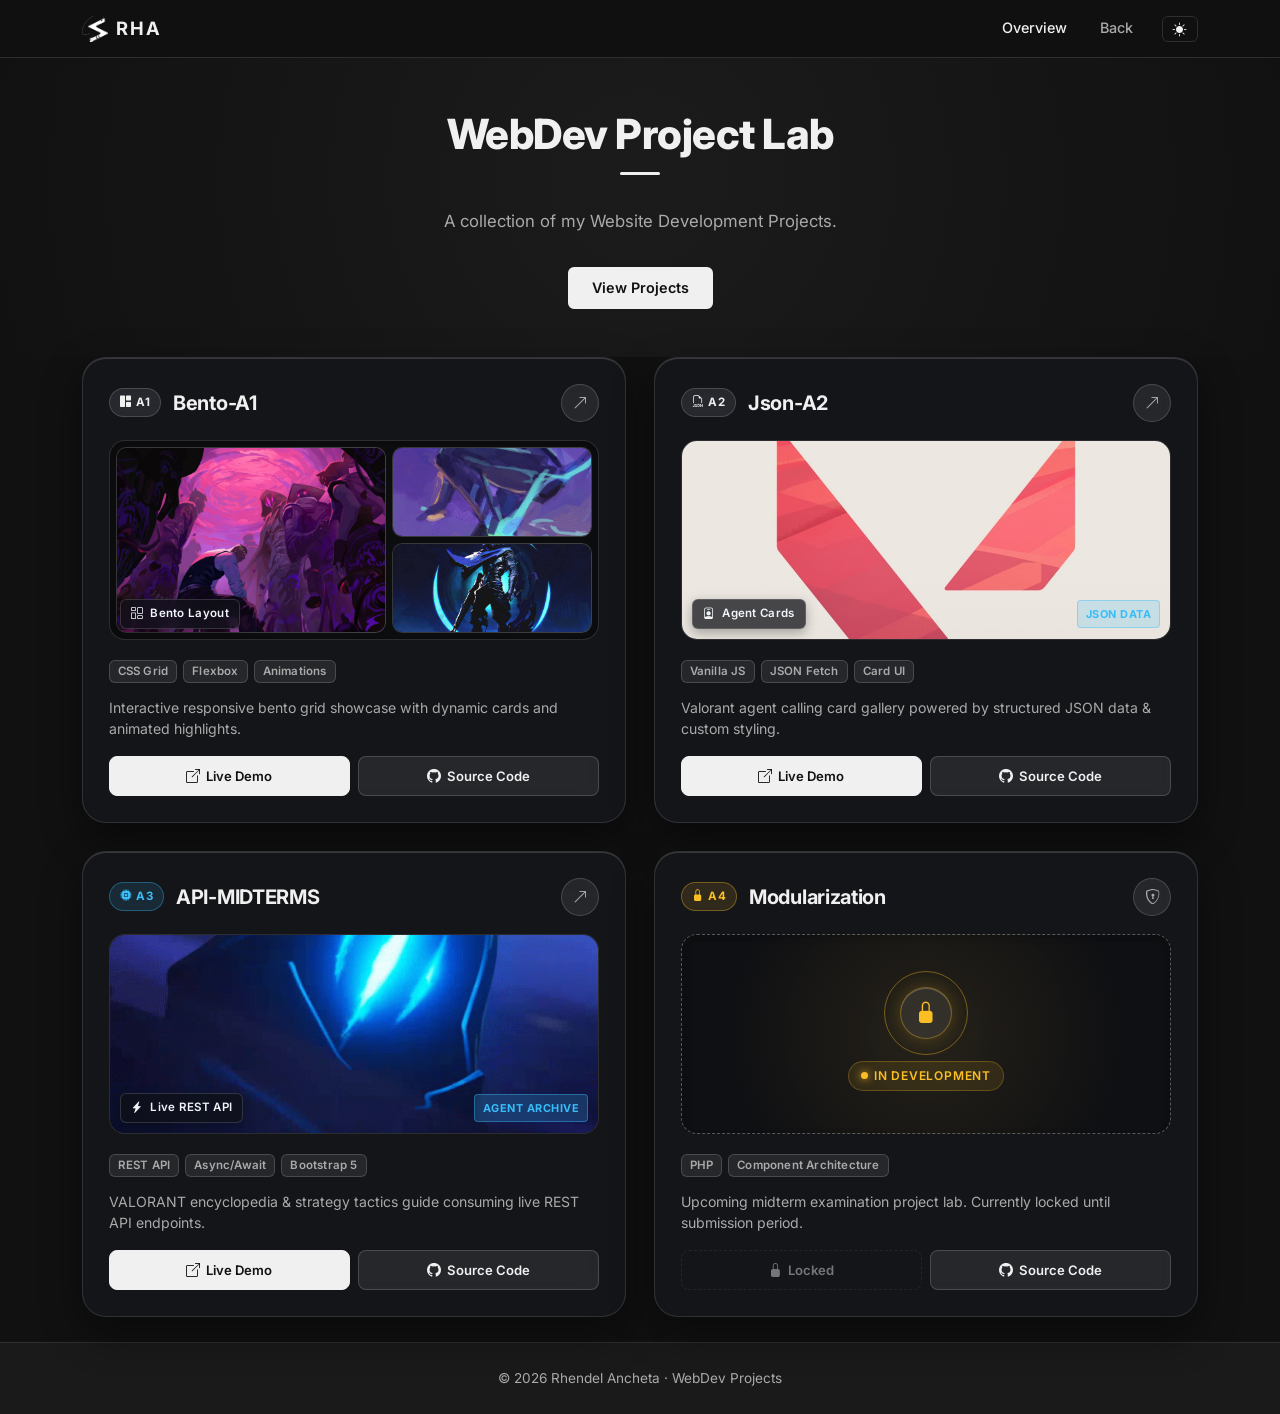
<file: index.html>
<!DOCTYPE html>
<html lang="en">

<head>
  <meta charset="UTF-8" />
  <meta name="viewport" content="width=device-width, initial-scale=1.0" />
  <title>My WebDev Projects</title>

  <link rel="icon" type="image/png" href="assets/img/favicon.png" />
  <link href="https://fonts.googleapis.com/css2?family=Inter:wght@400;500;600;700;800&display=swap" rel="stylesheet" />
  <link href="https://cdn.jsdelivr.net/npm/bootstrap@5.3.3/dist/css/bootstrap.min.css" rel="stylesheet" />
  <link href="https://cdn.jsdelivr.net/npm/bootstrap-icons@1.11.3/font/bootstrap-icons.min.css" rel="stylesheet" />
  <link rel="stylesheet" href="assets/css/style.css" />
</head>

<body class="dark">

  <nav class="navbar navbar-expand-lg fixed-top" id="mainNav">
    <div class="container">
      <a class="navbar-brand fw-bold" href="#">
        <img src="assets/img/favicon.png" alt="Rhendel Logo" class="brand-icon" />
        RHA
      </a>
      <button class="navbar-toggler" type="button" data-bs-toggle="collapse" data-bs-target="#navMenu"
        aria-controls="navMenu" aria-expanded="false" aria-label="Toggle navigation">
        <span class="navbar-toggler-icon"></span>
      </button>

      <div class="collapse navbar-collapse" id="navMenu">
        <ul class="navbar-nav ms-auto gap-lg-2">
          <li class="nav-item">
            <a class="nav-link active" href="#hero">Overview</a>
          </li>

          <li class="nav-item">
            <a class="nav-link" href="https://delrhen.github.io/">
              Back
            </a>
          </li>
        </ul>

        <button class="btn btn-sm ms-lg-3 mt-2 mt-lg-0" id="darkToggle" title="Toggle dark mode">
          <i class="bi bi-sun-fill"></i>
        </button>
      </div>
    </div>
  </nav>

  <section id="hero">
    <div class="container text-center">
      <h1 class="hero-title fade-in-up">WebDev Project Lab</h1>
      <div class="divider fade-in-up"></div>
      <p class="hero-desc fade-in-up">
        A collection of my Website Development Projects.
      </p>
      <div class="d-flex justify-content-center gap-3 fade-in-up">
        <a href="#hero-projects" class="btn btn-primary-custom">
          View Projects
        </a>
      </div>
    </div>
  </section>

  <section id="hero-projects" class="pt-0">
    <div class="container">

      <div class="projects-grid">

        <div class="project-glass-card fade-in-up" data-tilt>
          <div class="card-glass-glow"></div>
          <div class="project-card-inner">
            <div class="project-card-header">
              <div class="project-card-title-group">
                <span class="glass-badge"><i class="bi bi-grid-1x2-fill me-1"></i> A1</span>
                <a href="bento-A1/index.html" class="project-title-link">
                  <h3 class="project-card-title">Bento-A1</h3>
                </a>
              </div>
              <a href="bento-A1/index.html" class="project-launch-btn" title="Open Bento-A1" aria-label="Open Bento-A1">
                <i class="bi bi-arrow-up-right"></i>
              </a>
            </div>

            <a href="bento-A1/index.html" class="project-preview-window bento-preview-window" aria-label="Open Bento-A1 Project">
              <div class="preview-mini-bento">
                <div class="mini-bento-item item-main">
                  <img src="assets/img/card1.jpg" alt="Bento main preview" loading="lazy" />
                </div>
                <div class="mini-bento-item item-side-1">
                  <img src="assets/img/neon.gif" alt="Bento neon preview" loading="lazy" />
                </div>
                <div class="mini-bento-item item-side-2">
                  <img src="assets/img/omen2.jfif" alt="Bento omen preview" loading="lazy" />
                </div>
              </div>
              <div class="preview-glass-overlay">
                <span class="preview-tag"><i class="bi bi-columns-gap me-1"></i> Bento Layout</span>
              </div>
            </a>

            <div class="project-card-footer">
              <div class="project-tech-stack">
                <span class="tech-pill" data-tooltip="Complex multi-directional responsive grid">CSS Grid</span>
                <span class="tech-pill" data-tooltip="Flexible content alignment and distribution">Flexbox</span>
                <span class="tech-pill" data-tooltip="Fluid CSS transitions and keyframes">Animations</span>
              </div>
              <p class="project-card-desc">Interactive responsive bento grid showcase with dynamic cards and animated highlights.</p>
              <div class="project-card-actions">
                <a href="bento-A1/index.html" class="btn-card-action btn-action-primary">
                  <i class="bi bi-box-arrow-up-right"></i>
                  <span>Live Demo</span>
                </a>
                <a href="https://github.com/DelRhen/my-web-dev/tree/main/bento-A1" target="_blank" rel="noopener noreferrer" class="btn-card-action btn-action-secondary">
                  <i class="bi bi-github"></i>
                  <span>Source Code</span>
                </a>
              </div>
            </div>
          </div>
        </div>

        <div class="project-glass-card fade-in-up" data-tilt>
          <div class="card-glass-glow"></div>
          <div class="project-card-inner">
            <div class="project-card-header">
              <div class="project-card-title-group">
                <span class="glass-badge"><i class="bi bi-filetype-json me-1"></i> A2</span>
                <a href="Json-A2/index.html" class="project-title-link">
                  <h3 class="project-card-title">Json-A2</h3>
                </a>
              </div>
              <a href="Json-A2/index.html" class="project-launch-btn" title="Open Json-A2" aria-label="Open Json-A2">
                <i class="bi bi-arrow-up-right"></i>
              </a>
            </div>

            <a href="Json-A2/index.html" class="project-preview-window" aria-label="Open Json-A2 Project">
              <div class="preview-img-box">
                <img src="assets/img/valorant.jpg" alt="Valorant Calling Cards preview" loading="lazy" />
              </div>
              <div class="preview-glass-overlay">
                <span class="preview-tag"><i class="bi bi-person-badge me-1"></i> Agent Cards</span>
                <span class="preview-chip">JSON Data</span>
              </div>
            </a>

            <div class="project-card-footer">
              <div class="project-tech-stack">
                <span class="tech-pill" data-tooltip="Pure JavaScript without external libraries">Vanilla JS</span>
                <span class="tech-pill" data-tooltip="Dynamic data loading from JSON file">JSON Fetch</span>
                <span class="tech-pill" data-tooltip="Custom responsive calling cards showcase">Card UI</span>
              </div>
              <p class="project-card-desc">Valorant agent calling card gallery powered by structured JSON data &amp; custom styling.</p>
              <div class="project-card-actions">
                <a href="Json-A2/index.html" class="btn-card-action btn-action-primary">
                  <i class="bi bi-box-arrow-up-right"></i>
                  <span>Live Demo</span>
                </a>
                <a href="https://github.com/DelRhen/my-web-dev/tree/main/Json-A2" target="_blank" rel="noopener noreferrer" class="btn-card-action btn-action-secondary">
                  <i class="bi bi-github"></i>
                  <span>Source Code</span>
                </a>
              </div>
            </div>
          </div>
        </div>

        <div class="project-glass-card fade-in-up" data-tilt>
          <div class="card-glass-glow"></div>
          <div class="project-card-inner">
            <div class="project-card-header">
              <div class="project-card-title-group">
                <span class="glass-badge badge-accent"><i class="bi bi-cpu-fill me-1"></i> A3</span>
                <a href="api-3/index.html" class="project-title-link">
                  <h3 class="project-card-title">API-MIDTERMS</h3>
                </a>
              </div>
              <a href="api-3/index.html" class="project-launch-btn" title="Open API-A3" aria-label="Open API-A3">
                <i class="bi bi-arrow-up-right"></i>
              </a>
            </div>

            <a href="api-3/index.html" class="project-preview-window" aria-label="Open API-A3 Project">
              <div class="preview-img-box">
                <img src="assets/img/omen.gif" alt="Valorant Agent Archive API preview" loading="lazy" />
              </div>
              <div class="preview-glass-overlay">
                <span class="preview-tag"><i class="bi bi-lightning-charge-fill me-1"></i> Live REST API</span>
                <span class="preview-chip">Agent Archive</span>
              </div>
            </a>

            <div class="project-card-footer">
              <div class="project-tech-stack">
                <span class="tech-pill" data-tooltip="Fetching live data from Valorant API">REST API</span>
                <span class="tech-pill" data-tooltip="Modern asynchronous JavaScript promises">Async/Await</span>
                <span class="tech-pill" data-tooltip="Responsive UI components and utilities">Bootstrap 5</span>
              </div>
              <p class="project-card-desc">VALORANT encyclopedia &amp; strategy tactics guide consuming live REST API endpoints.</p>
              <div class="project-card-actions">
                <a href="api-3/index.html" class="btn-card-action btn-action-primary">
                  <i class="bi bi-box-arrow-up-right"></i>
                  <span>Live Demo</span>
                </a>
                <a href="https://github.com/DelRhen/my-web-dev/tree/main/api-3" target="_blank" rel="noopener noreferrer" class="btn-card-action btn-action-secondary">
                  <i class="bi bi-github"></i>
                  <span>Source Code</span>
                </a>
              </div>
            </div>
          </div>
        </div>

        <div class="project-glass-card card-locked fade-in-up" data-tilt>
          <div class="card-glass-glow"></div>
          <div class="project-card-inner">
            <div class="project-card-header">
              <div class="project-card-title-group">
                <span class="glass-badge badge-locked"><i class="bi bi-lock-fill me-1"></i> A4</span>
                <h3 class="project-card-title">Modularization</h3>
              </div>
              <span class="project-launch-btn lock-btn" title="Locked">
                <i class="bi bi-shield-lock"></i>
              </span>
            </div>

            <div class="project-preview-window locked-preview-window">
              <div class="locked-orbit-ring">
                <div class="locked-orbit-pulse"></div>
                <div class="locked-icon-orb">
                  <i class="bi bi-lock-fill"></i>
                </div>
              </div>
              <div class="locked-status-badge">
                <span class="pulse-dot"></span> In Development
              </div>
            </div>

            <div class="project-card-footer">
              <div class="project-tech-stack">
                <span class="tech-pill" data-tooltip="Server-side modular page architecture">PHP</span>
                <span class="tech-pill" data-tooltip="Reusable templates and split layout components">Component Architecture</span>
              </div>
              <p class="project-card-desc">Upcoming midterm examination project lab. Currently locked until submission period.</p>
              <div class="project-card-actions">
                <span class="btn-card-action btn-action-disabled">
                  <i class="bi bi-lock-fill"></i>
                  <span>Locked</span>
                </span>
                <a href="https://github.com/DelRhen/my-web-dev/tree/main/modularization" target="_blank" rel="noopener noreferrer" class="btn-card-action btn-action-secondary">
                  <i class="bi bi-github"></i>
                  <span>Source Code</span>
                </a>
              </div>
            </div>
          </div>
        </div>

      </div>

    </div>
  </section>

  <br>

  <footer>
    <div class="container text-center">
      <p>&copy; 2026 Rhendel Ancheta · WebDev Projects</p>
    </div>
  </footer>

  <script src="https://cdn.jsdelivr.net/npm/bootstrap@5.3.3/dist/js/bootstrap.bundle.min.js"></script>
  <script src="assets/js/script.js"></script>
</body>

</html>
</file>
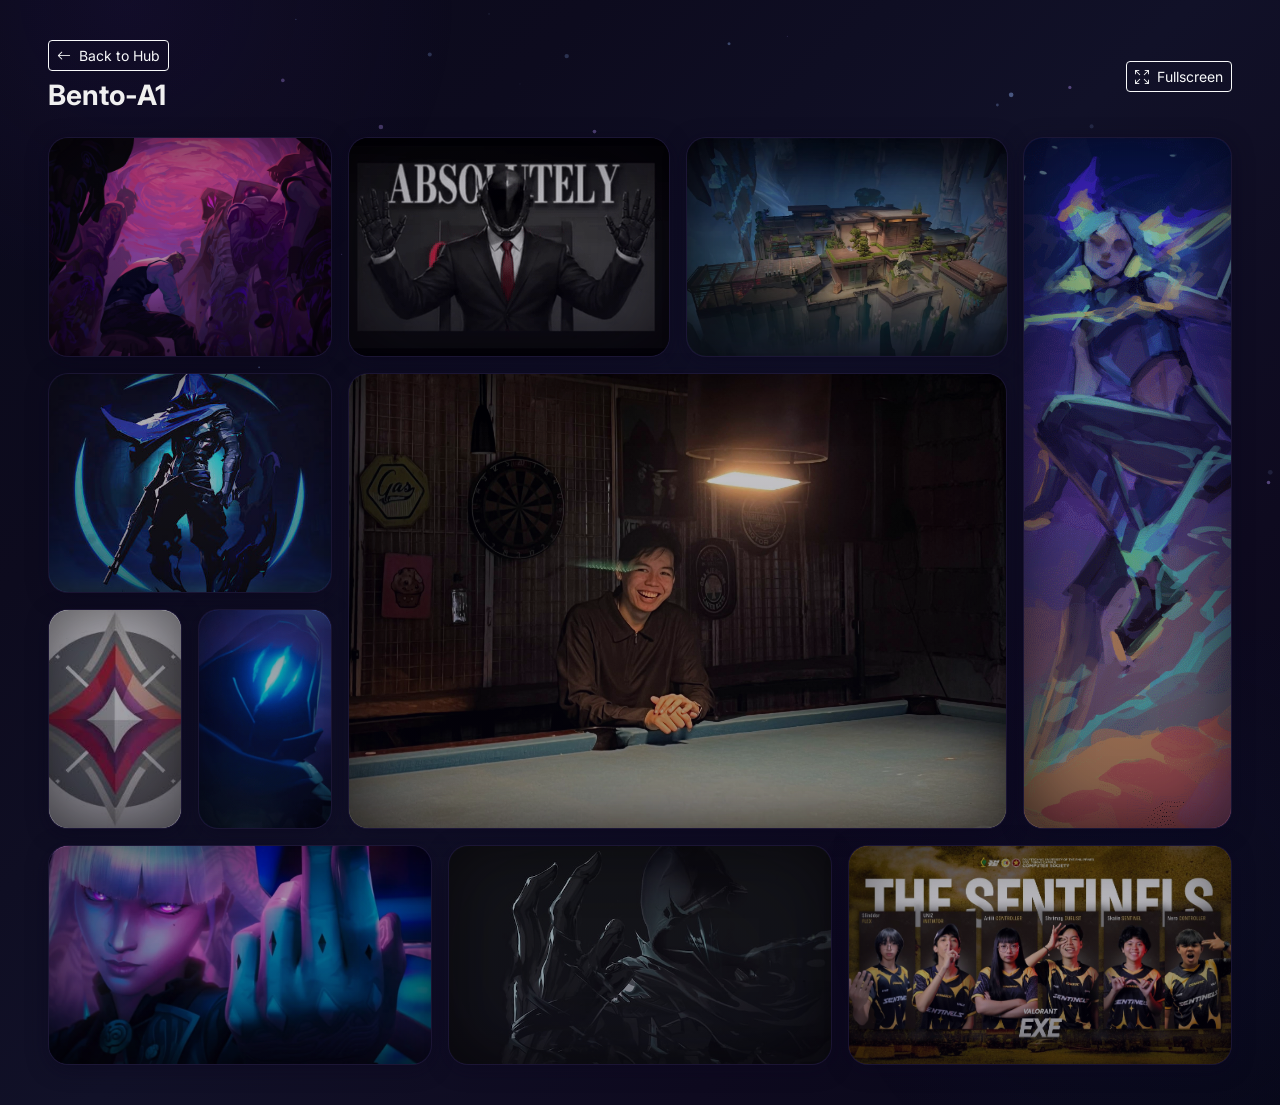
<file: bento-A1/index.html>
<!doctype html>
<html lang="en">

<head>
  <meta charset="utf-8">
  <meta name="viewport" content="width=device-width, initial-scale=1">
  <title>Bento-A1 Layout</title>
  <link rel="icon" type="image/png" href="../assets/img/favicon.png" />
  <link href="https://fonts.googleapis.com/css2?family=Inter:wght@400;500;600;700;800&display=swap" rel="stylesheet" />
  <link href="https://cdn.jsdelivr.net/npm/bootstrap@5.3.3/dist/css/bootstrap.min.css" rel="stylesheet">
  <link href="https://cdn.jsdelivr.net/npm/bootstrap-icons@1.11.3/font/bootstrap-icons.min.css" rel="stylesheet" />

  <style>
    body {
      background: linear-gradient(135deg, #0a0a1a 0%, #0d0b1e 25%, #111128 50%, #0e0a1f 75%, #080818 100%);
      color: #f0f0f0;
      font-family: 'Inter', sans-serif;
      min-height: 100vh;
      display: flex;
      flex-direction: column;
      justify-content: center;
      padding: 2.5rem 0;
      position: relative;
    }

    body::before {
      content: "";
      position: fixed;
      top: -30%;
      left: -20%;
      width: 60%;
      height: 60%;
      background: radial-gradient(circle, rgba(60, 30, 120, 0.15) 0%, transparent 70%);
      pointer-events: none;
      z-index: 0;
    }

    body::after {
      content: "";
      position: fixed;
      bottom: -30%;
      right: -20%;
      width: 60%;
      height: 60%;
      background: radial-gradient(circle, rgba(20, 40, 100, 0.12) 0%, transparent 70%);
      pointer-events: none;
      z-index: 0;
    }

    .container-fluid {
      position: relative;
      z-index: 1;
    }

    .bento-card {
      background-color: rgba(15, 13, 30, 0.6);
      border: 1px solid rgba(80, 60, 140, 0.2);
      border-radius: 1.25rem;
      font-weight: 600;
      color: #f0f0f0;
      display: flex;
      flex-direction: column;
      align-items: center;
      justify-content: center;
      box-shadow: 0 4px 20px rgba(10, 5, 30, 0.5);
      transition: transform 0.3s ease, border-color 0.3s ease, box-shadow 0.3s ease;
      position: relative;
      overflow: hidden;
      padding: 1.5rem;
      text-align: center;
      transform-style: preserve-3d;
      will-change: transform;
    }

    .bento-card:hover {
      border-color: rgba(100, 80, 180, 0.35);
      box-shadow: 0 10px 35px rgba(20, 10, 60, 0.6);
    }

    .bento-card .bento-vignette {
      position: absolute;
      top: 0;
      left: 0;
      width: 100%;
      height: 100%;
      box-shadow: inset 0 0 60px rgba(0, 0, 0, 0.5), inset 0 0 120px rgba(5, 2, 20, 0.3);
      border-radius: 1.25rem;
      z-index: 4;
      pointer-events: none;
    }

    .bento-card .bento-bg-img {
      position: absolute;
      top: 0;
      left: 0;
      width: 100%;
      height: 100%;
      object-fit: cover;
      object-position: center;
      transition: transform 0.4s ease, opacity 0.3s ease;
      z-index: 1;
      opacity: 0.88;
    }

    .bento-card:hover .bento-bg-img {
      transform: scale(1.06);
      opacity: 1;
    }

    .bento-card .bento-overlay {
      position: absolute;
      top: 0;
      left: 0;
      width: 100%;
      height: 100%;
      background: linear-gradient(180deg, rgba(10, 8, 25, 0.08) 0%, rgba(10, 8, 25, 0.35) 100%);
      z-index: 2;
      pointer-events: none;
    }

    .bento-card .bento-content {
      position: relative;
      z-index: 3;
      width: 100%;
      display: flex;
      flex-direction: column;
      align-items: center;
      justify-content: center;
      pointer-events: none;
    }

    .bento-card .bento-label {
      font-size: 1.2rem;
      letter-spacing: 1.5px;
      font-weight: 700;
      text-shadow: 0 2px 8px rgba(0, 0, 0, 0.7);
    }

    .bento-card .bento-sub {
      font-size: 0.88rem;
      color: #dddddd;
      font-weight: 400;
      margin-top: 6px;
      text-shadow: 0 1px 4px rgba(0, 0, 0, 0.8);
    }

    @media (max-width: 768px) {
      body {
        padding: 1rem 0;
      }

      .bento-card {
        min-height: 150px !important;
        height: auto !important;
        padding: 1.5rem 1rem;
      }
    }

    .bento-card {
      opacity: 0;
      transform: translateY(30px);
    }

    .bento-card.revealed {
      opacity: 1;
      transform: translateY(0);
      transition: opacity 0.6s ease, transform 0.6s ease, border-color 0.3s ease, box-shadow 0.3s ease;
    }

    #particles-canvas {
      position: fixed;
      top: 0;
      left: 0;
      width: 100%;
      height: 100%;
      z-index: 0;
      pointer-events: none;
    }
  </style>
</head>

<body>
  <canvas id="particles-canvas"></canvas>
  <div class="container-fluid px-3 px-lg-5" style="max-width: 1720px;">
    <div class="d-flex justify-content-between align-items-center mb-4">
      <div>
        <a href="../index.html" class="btn btn-outline-light btn-sm mb-2"><i class="bi bi-arrow-left me-1"></i> Back to
          Hub</a>
        <h3 class="fw-bold m-0">Bento-A1</h3>
      </div>
      <div class="d-flex align-items-center gap-2">
        <button id="fsToggleBtn" class="btn btn-outline-light btn-sm" title="Toggle browser fullscreen">
          <i class="bi bi-arrows-fullscreen me-1"></i> Fullscreen
        </button>
      </div>
    </div>

    <div class="row g-3 mb-3">
      <div class="col-12 col-md-3 d-flex flex-column gap-3">
        <div class="bento-card" style="height: 220px;">
          <img src="../assets/img/card1.jpg" alt="card 1" class="bento-bg-img" loading="lazy" />
          <div class="bento-overlay"></div>
          <div class="bento-vignette"></div>
          <div class="bento-content">
          </div>
        </div>

        <div class="bento-card" style="height: 220px;">
          <img src="../assets/img/omen2.jfif" alt="Omen2" class="bento-bg-img" loading="lazy" />
          <div class="bento-overlay"></div>
          <div class="bento-vignette"></div>
          <div class="bento-content">
          </div>
        </div>

        <div class="row g-3">
          <div class="col-6">
            <div class="bento-card" style="height: 220px;">
              <img src="../assets/img/immortal.jfif" alt="Immo" class="bento-bg-img" loading="lazy" />
              <div class="bento-overlay"></div>
          <div class="bento-vignette"></div>
              <div class="bento-content">
              </div>
            </div>
          </div>
          <div class="col-6">
            <div class="bento-card" style="height: 220px;">
              <img src="../assets/img/omen.gif" alt="Live Feed" class="bento-bg-img" loading="lazy" />
              <div class="bento-overlay"></div>
          <div class="bento-vignette"></div>
              <div class="bento-content">
              </div>
            </div>
          </div>
        </div>
      </div>

      <div class="col-12 col-md-9">
        <div class="row g-3">
          <div class="col-12 col-md-9">
            <div class="row g-3 mb-3">
              <div class="col-6">
                <div class="bento-card" style="height: 220px;">
                  <img src="../assets/img/bloodstrike.gif" alt="Bloodstrike" class="bento-bg-img" loading="lazy" />
                  <div class="bento-overlay"></div>
          <div class="bento-vignette"></div>
                  <div class="bento-content">
                  </div>
                </div>
              </div>
              <div class="col-6">
                <div class="bento-card" style="height: 220px;">
                  <img src="../assets/img/card3.jpg" alt="card 5" class="bento-bg-img" loading="lazy" />
                  <div class="bento-overlay"></div>
          <div class="bento-vignette"></div>
                  <div class="bento-content">
                  </div>
                </div>
              </div>
            </div>

            <div class="row g-3">
              <div class="col-12">
                <div class="bento-card" style="height: 456px;">
                  <img src="../assets/img/rhendel.jfif" alt="Rhendel" class="bento-bg-img" loading="lazy"
                    style="transform: scale(1); object-position: center 70%;" />
                  <div class="bento-overlay"></div>
          <div class="bento-vignette"></div>
                  <div class="bento-content">
                  </div>
                </div>
              </div>
            </div>
          </div>

          <div class="col-12 col-md-3">
            <div class="bento-card h-100" style="min-height: 300px;">
              <img src="../assets/img/neon.gif" alt="Card 7" class="bento-bg-img" loading="lazy" />
              <div class="bento-overlay"></div>
          <div class="bento-vignette"></div>
              <div class="bento-content">
              </div>
            </div>
          </div>
        </div>
      </div>
    </div>

    <div class="row g-3">
      <div class="col-12 col-md-4">
        <div class="bento-card" style="height: 220px;">
          <img src="../assets/img/card2.jfif" alt="Card 2" class="bento-bg-img" loading="lazy" />
          <div class="bento-overlay"></div>
          <div class="bento-vignette"></div>
          <div class="bento-content">
          </div>
        </div>
      </div>
      <div class="col-12 col-md-4">
        <div class="bento-card" style="height: 220px;">
          <img src="../assets/img/omen3.jfif" alt="Omen" class="bento-bg-img" loading="lazy" />
          <div class="bento-overlay"></div>
          <div class="bento-vignette"></div>
          <div class="bento-content">
          </div>
        </div>
      </div>
      <div class="col-12 col-md-4">
        <div class="bento-card" style="height: 220px;">
          <img src="../assets/img/card11.jfif" alt="Card 11" class="bento-bg-img" loading="lazy" />
          <div class="bento-overlay"></div>
          <div class="bento-vignette"></div>
          <div class="bento-content">
          </div>
        </div>
      </div>
    </div>
  </div>

  <script src="https://cdn.jsdelivr.net/npm/bootstrap@5.3.3/dist/js/bootstrap.bundle.min.js"></script>
  <script>
    const fsToggleBtn = document.getElementById('fsToggleBtn');
    if (fsToggleBtn) {
      fsToggleBtn.addEventListener('click', () => {
        if (!document.fullscreenElement) {
          document.documentElement.requestFullscreen().catch(err => {
            console.error(`Error attempting fullscreen: ${err.message}`);
          });
        } else {
          document.exitFullscreen().catch(err => {
            console.error(`Error exiting fullscreen: ${err.message}`);
          });
        }
      });
      document.addEventListener('fullscreenchange', () => {
        if (document.fullscreenElement) {
          fsToggleBtn.innerHTML = '<i class="bi bi-fullscreen-exit me-1"></i> Exit Fullscreen';
        } else {
          fsToggleBtn.innerHTML = '<i class="bi bi-arrows-fullscreen me-1"></i> Fullscreen Mode';
        }
      });
    }

    (function () {
      const canvas = document.getElementById('particles-canvas');
      if (!canvas) return;
      const ctx = canvas.getContext('2d');
      let particles = [];
      const PARTICLE_COUNT = 60;

      function resize() {
        canvas.width = window.innerWidth;
        canvas.height = window.innerHeight;
      }
      resize();
      window.addEventListener('resize', resize);

      function createParticle() {
        return {
          x: Math.random() * canvas.width,
          y: Math.random() * canvas.height,
          size: Math.random() * 2 + 0.5,
          speedX: (Math.random() - 0.5) * 0.3,
          speedY: (Math.random() - 0.5) * 0.3,
          opacity: Math.random() * 0.4 + 0.1,
          hue: Math.random() > 0.5 ? 260 : 220,
        };
      }

      for (let i = 0; i < PARTICLE_COUNT; i++) {
        particles.push(createParticle());
      }

      function animate() {
        ctx.clearRect(0, 0, canvas.width, canvas.height);
        particles.forEach(p => {
          p.x += p.speedX;
          p.y += p.speedY;

          if (p.x < 0) p.x = canvas.width;
          if (p.x > canvas.width) p.x = 0;
          if (p.y < 0) p.y = canvas.height;
          if (p.y > canvas.height) p.y = 0;

          ctx.beginPath();
          ctx.arc(p.x, p.y, p.size, 0, Math.PI * 2);
          ctx.fillStyle = `hsla(${p.hue}, 60%, 70%, ${p.opacity})`;
          ctx.fill();
        });
        requestAnimationFrame(animate);
      }
      animate();
    })();

    (function () {
      const cards = document.querySelectorAll('.bento-card');
      const MAX_TILT = 6; 

      cards.forEach(card => {
        card.addEventListener('mousemove', (e) => {
          const rect = card.getBoundingClientRect();
          const x = e.clientX - rect.left;
          const y = e.clientY - rect.top;
          const centerX = rect.width / 2;
          const centerY = rect.height / 2;

          const rotateX = ((y - centerY) / centerY) * -MAX_TILT;
          const rotateY = ((x - centerX) / centerX) * MAX_TILT;

          card.style.transform = `perspective(800px) rotateX(${rotateX}deg) rotateY(${rotateY}deg) translateY(-4px)`;
        });

        card.addEventListener('mouseleave', () => {
          card.style.transform = 'perspective(800px) rotateX(0deg) rotateY(0deg) translateY(0px)';
        });
      });
    })();

    
    (function () {
      const cards = document.querySelectorAll('.bento-card');

      if ('IntersectionObserver' in window) {
        const observer = new IntersectionObserver((entries) => {
          entries.forEach((entry, i) => {
            if (entry.isIntersecting) {
              const index = Array.from(cards).indexOf(entry.target);
              entry.target.style.transitionDelay = `${index * 80}ms`;
              entry.target.classList.add('revealed');
              observer.unobserve(entry.target);
            }
          });
        }, { threshold: 0.1 });

        cards.forEach(card => observer.observe(card));
      } else {
        cards.forEach(card => card.classList.add('revealed'));
      }
    })();
  </script>
</body>

</html>
</file>
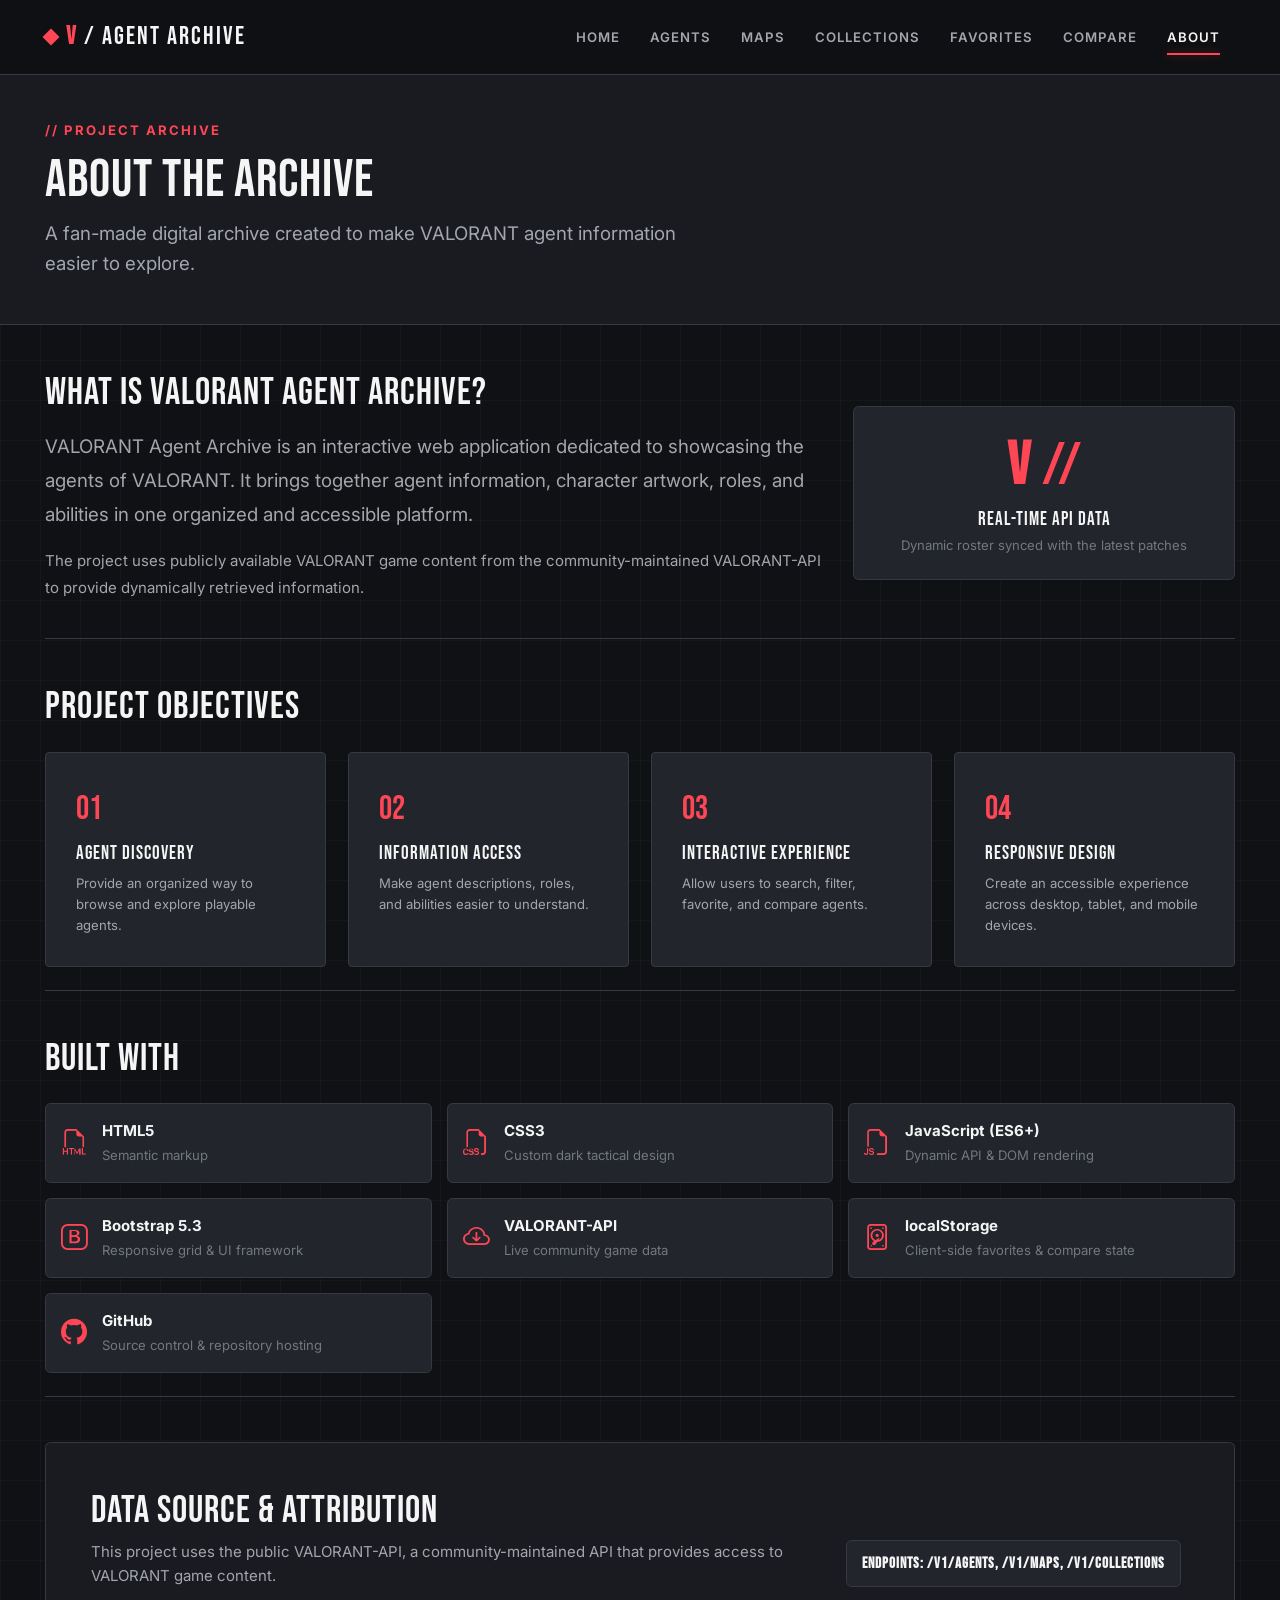
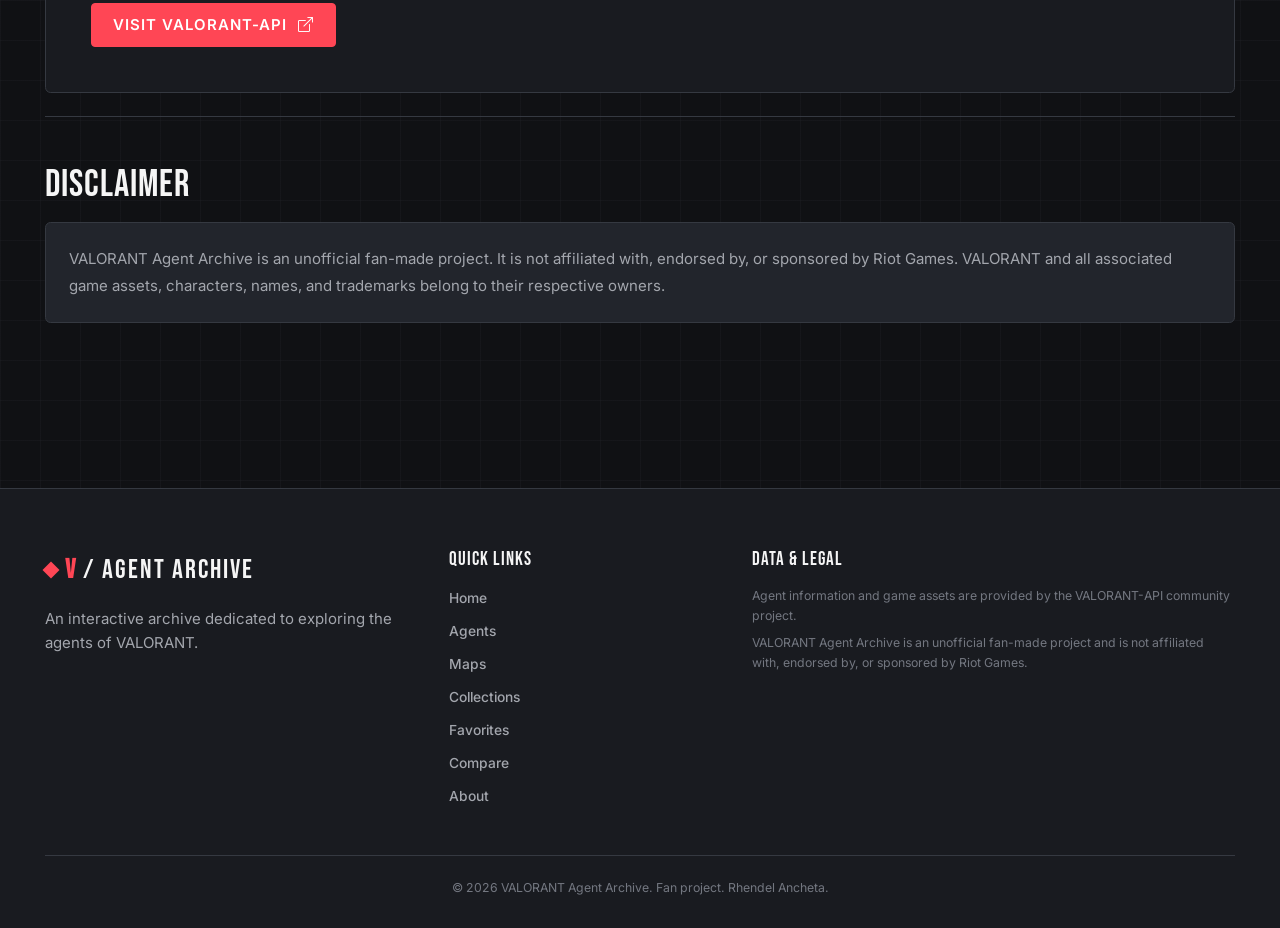
<file: api-3/about.html>
<!DOCTYPE html>
<html lang="en">

<head>
  <meta charset="UTF-8">
  <meta name="viewport" content="width=device-width, initial-scale=1.0">
  <title>About the Archive | VALORANT Agent Archive</title>
  <!-- Bootstrap 5.3 CSS & Icons -->
  <link href="https://cdn.jsdelivr.net/npm/bootstrap@5.3.3/dist/css/bootstrap.min.css" rel="stylesheet">
  <link rel="stylesheet" href="https://cdn.jsdelivr.net/npm/bootstrap-icons@1.11.3/font/bootstrap-icons.min.css">
  <!-- Custom Stylesheets -->
  <link rel="stylesheet" href="css/style.css">
  <link rel="stylesheet" href="css/responsive.css">
</head>

<body class="bg-archive-primary tactical-grid-bg">

  <nav class="navbar navbar-expand-lg archive-navbar" aria-label="Main Navigation">
    <div class="container-fluid px-lg-5 px-3">
      <a class="navbar-brand" href="index.html">
        <span class="brand-accent-box"></span>
        <span><span class="brand-v">V</span> / AGENT ARCHIVE</span>
      </a>

      <button class="navbar-toggler" type="button" data-bs-toggle="offcanvas" data-bs-target="#archiveNavbarOffcanvas"
        aria-controls="archiveNavbarOffcanvas" aria-expanded="false" aria-label="Toggle navigation">
        <span class="navbar-toggler-icon"></span>
      </button>

      <div class="collapse navbar-collapse justify-content-end d-none d-lg-flex" id="navbarNav">
        <ul class="navbar-nav align-items-center">
          <li class="nav-item">
            <a class="nav-link archive-nav-link" href="index.html">Home</a>
          </li>
          <li class="nav-item">
            <a class="nav-link archive-nav-link" href="agents.html">Agents</a>
          </li>
          <li class="nav-item">
            <a class="nav-link archive-nav-link" href="maps.html">Maps</a>
          </li>
          <li class="nav-item">
            <a class="nav-link archive-nav-link" href="collections.html">Collections</a>
          </li>
          <li class="nav-item">
            <a class="nav-link archive-nav-link" href="favorites.html">
              Favorites <span class="fav-badge" style="display:none;">0</span>
            </a>
          </li>
          <li class="nav-item">
            <a class="nav-link archive-nav-link" href="compare.html">Compare</a>
          </li>
          <li class="nav-item">
            <a class="nav-link archive-nav-link active" href="about.html">About</a>
          </li>
        </ul>
      </div>

    </div>
  </nav>

  <div class="offcanvas offcanvas-end archive-offcanvas d-lg-none" tabindex="-1" id="archiveNavbarOffcanvas"
    aria-labelledby="offcanvasNavbarLabel">
    <div class="offcanvas-header border-bottom border-archive">
      <h5 class="offcanvas-title font-heading" id="offcanvasNavbarLabel">
        <span class="brand-v">V</span> / AGENT ARCHIVE
      </h5>
      <button type="button" class="btn-close btn-close-white" data-bs-dismiss="offcanvas"
        aria-label="Close"></button>
    </div>
    <div class="offcanvas-body">
      <ul class="navbar-nav justify-content-end flex-grow-1 pe-3">
        <li class="nav-item mb-2">
          <a class="nav-link archive-nav-link" href="index.html">Home</a>
        </li>
        <li class="nav-item mb-2">
          <a class="nav-link archive-nav-link" href="agents.html">Agents</a>
        </li>
        <li class="nav-item mb-2">
          <a class="nav-link archive-nav-link" href="maps.html">Maps</a>
        </li>
        <li class="nav-item mb-2">
          <a class="nav-link archive-nav-link" href="collections.html">Collections</a>
        </li>
        <li class="nav-item mb-2">
          <a class="nav-link archive-nav-link" href="favorites.html">
            Favorites <span class="fav-badge" style="display:none;">0</span>
          </a>
        </li>
        <li class="nav-item mb-2">
          <a class="nav-link archive-nav-link" href="compare.html">Compare</a>
        </li>
        <li class="nav-item mb-2">
          <a class="nav-link archive-nav-link" href="about.html">About</a>
        </li>
      </ul>
    </div>
  </div>

  <header class="py-5 border-bottom border-archive bg-archive-secondary">
    <div class="container-fluid px-lg-5 px-3">
      <div class="small text-archive-red fw-bold text-uppercase mb-2" style="letter-spacing: 2px;">
        // PROJECT ARCHIVE
      </div>
      <h1 class="font-heading display-4 mb-2">ABOUT THE ARCHIVE</h1>
      <p class="text-archive-secondary fs-5 mb-0" style="max-width: 650px;">
        A fan-made digital archive created to make VALORANT agent information easier to explore.
      </p>
    </div>
  </header>

  <main class="py-5">
    <div class="container-fluid px-lg-5 px-3">

      <section class="mb-5 pb-4 border-bottom border-archive">
        <div class="row align-items-center g-4">
          <div class="col-lg-8">
            <h2 class="font-heading display-6 mb-3">WHAT IS VALORANT AGENT ARCHIVE?</h2>
            <p class="text-archive-secondary fs-5 mb-3" style="line-height: 1.8;">
              VALORANT Agent Archive is an interactive web application dedicated to showcasing the agents of VALORANT.
              It brings together agent information, character artwork, roles, and abilities in one organized and
              accessible platform.
            </p>
            <p class="text-archive-secondary" style="line-height: 1.8;">
              The project uses publicly available VALORANT game content from the community-maintained VALORANT-API to
              provide dynamically retrieved information.
            </p>
          </div>
          <div class="col-lg-4 text-center">
            <div class="p-4 bg-archive-card border border-archive rounded">
              <div class="display-3 text-archive-red font-heading mb-2">
                <span class="brand-v">V</span> //
              </div>
              <h5 class="text-uppercase font-heading mb-1">REAL-TIME API DATA</h5>
              <p class="text-archive-muted small mb-0">Dynamic roster synced with the latest patches</p>
            </div>
          </div>
        </div>
      </section>

      <section class="mb-5 pb-4 border-bottom border-archive">
        <h2 class="font-heading display-6 mb-4">PROJECT OBJECTIVES</h2>
        <div class="row g-4">
          <div class="col-lg-3 col-sm-6 col-12">
            <div class="about-card">
              <div class="about-card-number">01</div>
              <h4 class="font-heading fs-5 mb-2">AGENT DISCOVERY</h4>
              <p class="text-archive-secondary mb-0 small">
                Provide an organized way to browse and explore playable agents.
              </p>
            </div>
          </div>
          <div class="col-lg-3 col-sm-6 col-12">
            <div class="about-card">
              <div class="about-card-number">02</div>
              <h4 class="font-heading fs-5 mb-2">INFORMATION ACCESS</h4>
              <p class="text-archive-secondary mb-0 small">
                Make agent descriptions, roles, and abilities easier to understand.
              </p>
            </div>
          </div>
          <div class="col-lg-3 col-sm-6 col-12">
            <div class="about-card">
              <div class="about-card-number">03</div>
              <h4 class="font-heading fs-5 mb-2">INTERACTIVE EXPERIENCE</h4>
              <p class="text-archive-secondary mb-0 small">
                Allow users to search, filter, favorite, and compare agents.
              </p>
            </div>
          </div>
          <div class="col-lg-3 col-sm-6 col-12">
            <div class="about-card">
              <div class="about-card-number">04</div>
              <h4 class="font-heading fs-5 mb-2">RESPONSIVE DESIGN</h4>
              <p class="text-archive-secondary mb-0 small">
                Create an accessible experience across desktop, tablet, and mobile devices.
              </p>
            </div>
          </div>
        </div>
      </section>

      <section class="mb-5 pb-4 border-bottom border-archive">
        <h2 class="font-heading display-6 mb-4">BUILT WITH</h2>
        <div class="row g-3">
          <div class="col-lg-4 col-md-6 col-12">
            <div class="p-3 bg-archive-card border border-archive rounded d-flex align-items-center gap-3">
              <i class="bi bi-filetype-html fs-3 text-archive-red"></i>
              <div>
                <strong class="d-block">HTML5</strong>
                <small class="text-archive-muted">Semantic markup</small>
              </div>
            </div>
          </div>
          <div class="col-lg-4 col-md-6 col-12">
            <div class="p-3 bg-archive-card border border-archive rounded d-flex align-items-center gap-3">
              <i class="bi bi-filetype-css fs-3 text-archive-red"></i>
              <div>
                <strong class="d-block">CSS3</strong>
                <small class="text-archive-muted">Custom dark tactical design</small>
              </div>
            </div>
          </div>
          <div class="col-lg-4 col-md-6 col-12">
            <div class="p-3 bg-archive-card border border-archive rounded d-flex align-items-center gap-3">
              <i class="bi bi-filetype-js fs-3 text-archive-red"></i>
              <div>
                <strong class="d-block">JavaScript (ES6+)</strong>
                <small class="text-archive-muted">Dynamic API & DOM rendering</small>
              </div>
            </div>
          </div>
          <div class="col-lg-4 col-md-6 col-12">
            <div class="p-3 bg-archive-card border border-archive rounded d-flex align-items-center gap-3">
              <i class="bi bi-bootstrap fs-3 text-archive-red"></i>
              <div>
                <strong class="d-block">Bootstrap 5.3</strong>
                <small class="text-archive-muted">Responsive grid & UI framework</small>
              </div>
            </div>
          </div>
          <div class="col-lg-4 col-md-6 col-12">
            <div class="p-3 bg-archive-card border border-archive rounded d-flex align-items-center gap-3">
              <i class="bi bi-cloud-arrow-down fs-3 text-archive-red"></i>
              <div>
                <strong class="d-block">VALORANT-API</strong>
                <small class="text-archive-muted">Live community game data</small>
              </div>
            </div>
          </div>
          <div class="col-lg-4 col-md-6 col-12">
            <div class="p-3 bg-archive-card border border-archive rounded d-flex align-items-center gap-3">
              <i class="bi bi-device-hdd fs-3 text-archive-red"></i>
              <div>
                <strong class="d-block">localStorage</strong>
                <small class="text-archive-muted">Client-side favorites & compare state</small>
              </div>
            </div>
          </div>
          <div class="col-lg-4 col-md-6 col-12">
            <div class="p-3 bg-archive-card border border-archive rounded d-flex align-items-center gap-3">
              <i class="bi bi-github fs-3 text-archive-red"></i>
              <div>
                <strong class="d-block">GitHub</strong>
                <small class="text-archive-muted">Source control & repository hosting</small>
              </div>
            </div>
          </div>
        </div>
      </section>

      <section class="mb-5 pb-4 border-bottom border-archive">
        <div class="bg-archive-secondary p-4 p-md-5 border border-archive rounded">
          <div class="row align-items-center g-4">
            <div class="col-lg-8">
              <h2 class="font-heading display-6 mb-2">DATA SOURCE & ATTRIBUTION</h2>
              <p class="text-archive-secondary mb-3">
                This project uses the public VALORANT-API, a community-maintained API that provides access to VALORANT
                game content.
              </p>
              <a href="https://valorant-api.com/" target="_blank" rel="noopener noreferrer"
                class="btn btn-archive-primary">
                VISIT VALORANT-API <i class="bi bi-box-arrow-up-right ms-1"></i>
              </a>
            </div>
            <div class="col-lg-4 text-center">
              <div class="badge bg-archive-card border border-archive p-3 text-uppercase font-heading fs-6">
                ENDPOINTS: /V1/AGENTS, /V1/MAPS, /V1/COLLECTIONS
              </div>
            </div>
          </div>
        </div>
      </section>

      <section class="mb-5">
        <h2 class="font-heading display-6 mb-3">DISCLAIMER</h2>
        <div class="bg-archive-card p-4 border border-archive rounded">
          <p class="text-archive-secondary mb-0" style="line-height: 1.8;">
            VALORANT Agent Archive is an unofficial fan-made project. It is not affiliated with, endorsed by, or
            sponsored by Riot Games. VALORANT and all associated game assets, characters, names, and trademarks belong
            to their respective owners.
          </p>
        </div>
      </section>

    </div>
  </main>

  <footer class="archive-footer">
    <div class="container-fluid px-lg-5 px-3">
      <div class="row g-4">
        <div class="col-lg-4 col-md-6">
          <div class="footer-logo">
            <span class="brand-accent-box"></span>
            <span><span class="brand-v">V</span> / AGENT ARCHIVE</span>
          </div>
          <p class="footer-description text-archive-secondary">
            An interactive archive dedicated to exploring the agents of VALORANT.
          </p>
        </div>

        <div class="col-lg-3 col-md-6">
          <h4 class="font-heading fs-5 mb-3">QUICK LINKS</h4>
          <ul class="footer-nav-list">
            <li><a href="index.html">Home</a></li>
            <li><a href="agents.html">Agents</a></li>
            <li><a href="maps.html">Maps</a></li>
            <li><a href="collections.html">Collections</a></li>
            <li><a href="favorites.html">Favorites</a></li>
            <li><a href="compare.html">Compare</a></li>
            <li><a href="about.html">About</a></li>
          </ul>
        </div>

        <div class="col-lg-5 col-md-12">
          <h4 class="font-heading fs-5 mb-3">DATA & LEGAL</h4>
          <p class="footer-disclaimer mb-2">
            Agent information and game assets are provided by the VALORANT-API community project.
          </p>
          <p class="footer-disclaimer">
            VALORANT Agent Archive is an unofficial fan-made project and is not affiliated with, endorsed by, or
            sponsored by Riot Games.
          </p>
        </div>
      </div>

      <div class="footer-bottom text-center">
        &copy; 2026 VALORANT Agent Archive. Fan project. Rhendel Ancheta.
      </div>
    </div>
  </footer>

  <!-- Bootstrap 5.3 JS Bundle -->
  <script src="https://cdn.jsdelivr.net/npm/bootstrap@5.3.3/dist/js/bootstrap.bundle.min.js"></script>
  <!-- Application Scripts -->
  <script src="js/storage.js"></script>
  <script src="js/api.js"></script>
  <script src="js/components.js"></script>
  <script src="js/navigation.js"></script>
  <script src="js/app.js"></script>
</body>

</html>
</file>
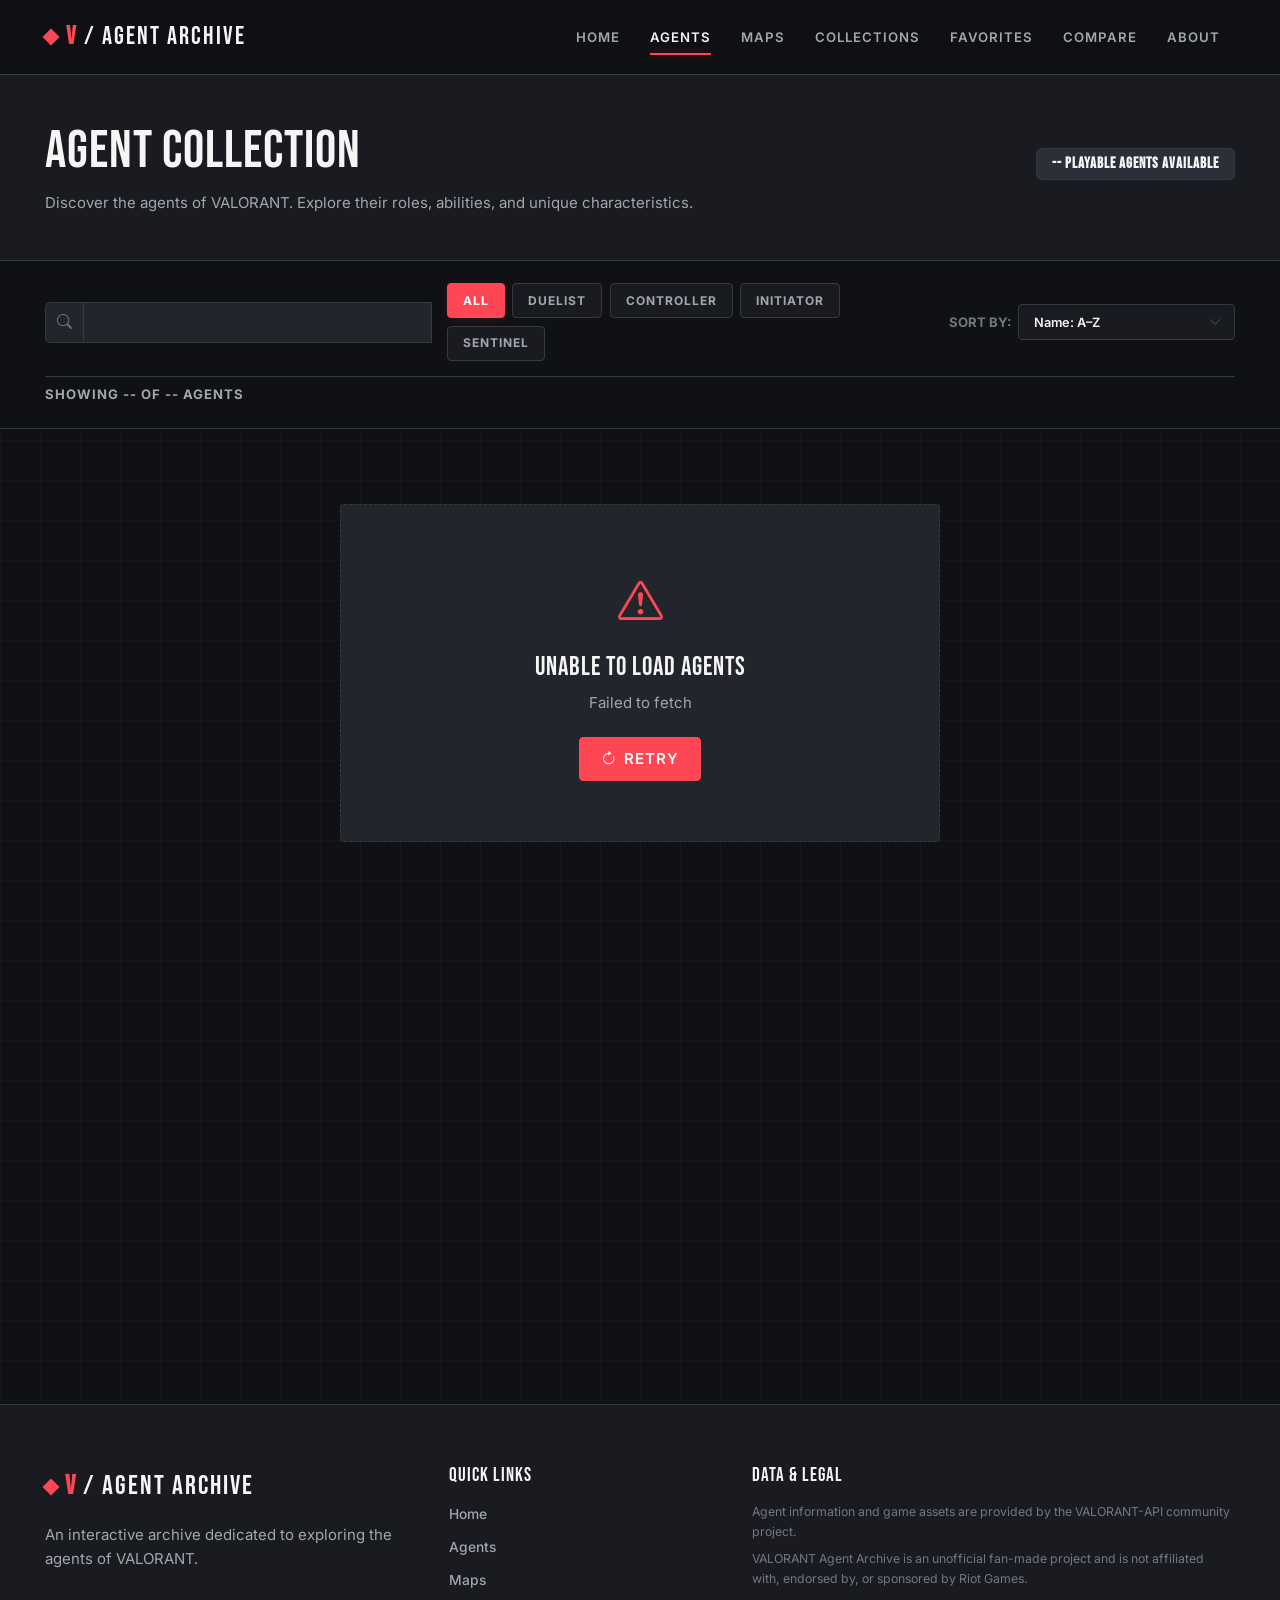
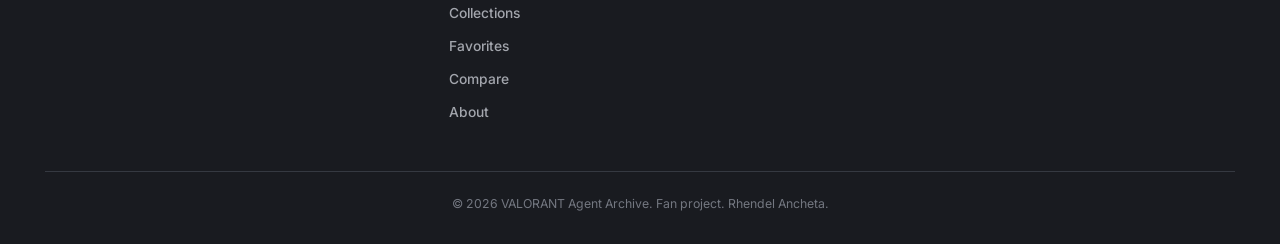
<file: api-3/agents.html>
<!DOCTYPE html>
<html lang="en">
<head>
  <meta charset="UTF-8">
  <meta name="viewport" content="width=device-width, initial-scale=1.0">
  <title>Agent Collection | VALORANT Agent Archive</title>
  <!-- Bootstrap 5.3 CSS & Icons -->
  <link href="https://cdn.jsdelivr.net/npm/bootstrap@5.3.3/dist/css/bootstrap.min.css" rel="stylesheet">
  <link rel="stylesheet" href="https://cdn.jsdelivr.net/npm/bootstrap-icons@1.11.3/font/bootstrap-icons.min.css">
  <!-- Custom Stylesheets -->
  <link rel="stylesheet" href="css/style.css">
  <link rel="stylesheet" href="css/responsive.css">
</head>
<body class="bg-archive-primary tactical-grid-bg">

  <!-- GLOBAL NAVIGATION -->
  <nav class="navbar navbar-expand-lg archive-navbar" aria-label="Main Navigation">
    <div class="container-fluid px-lg-5 px-3">
      <a class="navbar-brand" href="index.html">
        <span class="brand-accent-box"></span>
        <span><span class="brand-v">V</span> / AGENT ARCHIVE</span>
      </a>

      <!-- Mobile Hamburger Button -->
      <button class="navbar-toggler" type="button" data-bs-toggle="offcanvas" data-bs-target="#archiveNavbarOffcanvas" aria-controls="archiveNavbarOffcanvas" aria-expanded="false" aria-label="Toggle navigation">
        <span class="navbar-toggler-icon"></span>
      </button>

      <!-- Desktop Navigation Links -->
      <div class="collapse navbar-collapse justify-content-end d-none d-lg-flex" id="navbarNav">
        <ul class="navbar-nav align-items-center">
          <li class="nav-item">
            <a class="nav-link archive-nav-link" href="index.html">Home</a>
          </li>
          <li class="nav-item">
            <a class="nav-link archive-nav-link" href="agents.html">Agents</a>
          </li>
          <li class="nav-item">
            <a class="nav-link archive-nav-link" href="maps.html">Maps</a>
          </li>
          <li class="nav-item">
            <a class="nav-link archive-nav-link" href="collections.html">Collections</a>
          </li>
          <li class="nav-item">
            <a class="nav-link archive-nav-link" href="favorites.html">
              Favorites <span class="fav-badge" style="display:none;">0</span>
            </a>
          </li>
          <li class="nav-item">
            <a class="nav-link archive-nav-link" href="compare.html">Compare</a>
          </li>
          <li class="nav-item">
            <a class="nav-link archive-nav-link" href="about.html">About</a>
          </li>
        </ul>
      </div>

    </div>
  </nav>

  <!-- Mobile Offcanvas Menu -->
  <div class="offcanvas offcanvas-end archive-offcanvas d-lg-none" tabindex="-1" id="archiveNavbarOffcanvas" aria-labelledby="offcanvasNavbarLabel">
    <div class="offcanvas-header border-bottom border-archive">
      <h5 class="offcanvas-title font-heading" id="offcanvasNavbarLabel">
        <span class="brand-v">V</span> / AGENT ARCHIVE
      </h5>
      <button type="button" class="btn-close btn-close-white" data-bs-dismiss="offcanvas" aria-label="Close"></button>
    </div>
    <div class="offcanvas-body">
      <ul class="navbar-nav justify-content-end flex-grow-1 pe-3">
        <li class="nav-item mb-2">
          <a class="nav-link archive-nav-link" href="index.html">Home</a>
        </li>
        <li class="nav-item mb-2">
          <a class="nav-link archive-nav-link" href="agents.html">Agents</a>
        </li>
        <li class="nav-item mb-2">
          <a class="nav-link archive-nav-link" href="maps.html">Maps</a>
        </li>
        <li class="nav-item mb-2">
          <a class="nav-link archive-nav-link" href="collections.html">Collections</a>
        </li>
        <li class="nav-item mb-2">
          <a class="nav-link archive-nav-link" href="favorites.html">
            Favorites <span class="fav-badge" style="display:none;">0</span>
          </a>
        </li>
        <li class="nav-item mb-2">
          <a class="nav-link archive-nav-link" href="compare.html">Compare</a>
        </li>
        <li class="nav-item mb-2">
          <a class="nav-link archive-nav-link" href="about.html">About</a>
        </li>
      </ul>
    </div>
  </div>

  <!-- SECTION 1: PAGE HEADER -->
  <header class="py-5 border-bottom border-archive bg-archive-secondary">
    <div class="container-fluid px-lg-5 px-3">
      <div class="d-flex flex-wrap justify-content-between align-items-center">
        <div>
          <h1 class="font-heading display-4 mb-2">AGENT COLLECTION</h1>
          <p class="text-archive-secondary mb-0">
            Discover the agents of VALORANT. Explore their roles, abilities, and unique characteristics.
          </p>
        </div>
        <div class="mt-3 mt-md-0">
          <span class="badge bg-archive-elevated border border-archive py-2 px-3 text-uppercase font-heading fs-6" id="totalAgentsBadge">
            -- PLAYABLE AGENTS AVAILABLE
          </span>
        </div>
      </div>
    </div>
  </header>

  <!-- SECTION 2: SEARCH AND FILTER TOOLBAR -->
  <section class="py-4 border-bottom border-archive bg-archive-primary sticky-top" style="top: 61px; z-index: 1010; backdrop-filter: blur(10px);">
    <div class="container-fluid px-lg-5 px-3">
      <div class="row g-3 align-items-center justify-content-between">
        
        <!-- Search Input -->
        <div class="col-lg-4 col-md-5 col-12">
          <div class="input-group">
            <span class="input-group-text input-group-text-archive">
              <i class="bi bi-search"></i>
            </span>
            <input type="text" 
                   id="agentSearchInput" 
                   class="form-control filter-search-box" 
                   placeholder="Search agents by name..." 
                   aria-label="Search agents by name">
            <button class="btn btn-archive-secondary" type="button" id="agentSearchClearBtn" style="display: none;" title="Clear search">
              <i class="bi bi-x-lg"></i>
            </button>
          </div>
        </div>

        <!-- Role Filters -->
        <div class="col-lg-5 col-md-7 col-12">
          <div class="d-flex flex-wrap gap-2" role="group" aria-label="Filter agents by role">
            <button type="button" class="btn role-filter-btn active" data-role="ALL">ALL</button>
            <button type="button" class="btn role-filter-btn" data-role="Duelist">DUELIST</button>
            <button type="button" class="btn role-filter-btn" data-role="Controller">CONTROLLER</button>
            <button type="button" class="btn role-filter-btn" data-role="Initiator">INITIATOR</button>
            <button type="button" class="btn role-filter-btn" data-role="Sentinel">SENTINEL</button>
          </div>
        </div>

        <!-- Sort Select & Reset Filters -->
        <div class="col-lg-3 col-12 d-flex align-items-center justify-content-lg-end gap-2">
          <label for="agentSortSelect" class="text-archive-muted small text-uppercase fw-bold text-nowrap">SORT BY:</label>
          <select id="agentSortSelect" class="form-select sort-select" aria-label="Sort agents">
            <option value="name-asc" selected>Name: A–Z</option>
            <option value="name-desc">Name: Z–A</option>
          </select>
          <button id="clearFiltersBtn" class="btn btn-archive-outline-red btn-sm text-nowrap" style="display: none;" title="Reset search & filters">
            CLEAR
          </button>
        </div>

      </div>

      <!-- Results Sub-bar -->
      <div class="d-flex justify-content-between align-items-center mt-3 pt-2 border-top border-archive">
        <span id="resultsCounter" class="small text-archive-secondary text-uppercase fw-bold" style="letter-spacing: 1px;">
          SHOWING -- OF -- AGENTS
        </span>
      </div>
    </div>
  </section>

  <!-- SECTION 3: AGENT GRID -->
  <main class="py-5 min-vh-100">
    <div class="container-fluid px-lg-5 px-3">
      
      <!-- Empty State Container -->
      <div id="emptyStateContainer" style="display: none;"></div>

      <!-- Dynamic Agent Grid: 5 cols on xxl, 4 on lg, 3 on md, 2 on sm/xs -->
      <div class="row row-cols-2 row-cols-sm-2 row-cols-md-3 row-cols-lg-4 row-cols-xxl-5 g-3 g-lg-4" id="agentsGrid">
        <!-- Injected dynamically by agents.js -->
      </div>

    </div>
  </main>

  <!-- SECTION 4: FOOTER -->
  <footer class="archive-footer">
    <div class="container-fluid px-lg-5 px-3">
      <div class="row g-4">
        <!-- Logo & Description -->
        <div class="col-lg-4 col-md-6">
          <div class="footer-logo">
            <span class="brand-accent-box"></span>
            <span><span class="brand-v">V</span> / AGENT ARCHIVE</span>
          </div>
          <p class="footer-description text-archive-secondary">
            An interactive archive dedicated to exploring the agents of VALORANT.
          </p>
        </div>

        <!-- Quick Links -->
        <div class="col-lg-3 col-md-6">
          <h4 class="font-heading fs-5 mb-3">QUICK LINKS</h4>
          <ul class="footer-nav-list">
            <li><a href="index.html">Home</a></li>
            <li><a href="agents.html">Agents</a></li>
            <li><a href="maps.html">Maps</a></li>
            <li><a href="collections.html">Collections</a></li>
            <li><a href="favorites.html">Favorites</a></li>
            <li><a href="compare.html">Compare</a></li>
            <li><a href="about.html">About</a></li>
          </ul>
        </div>

        <!-- API Credit & Disclaimer -->
        <div class="col-lg-5 col-md-12">
          <h4 class="font-heading fs-5 mb-3">DATA & LEGAL</h4>
          <p class="footer-disclaimer mb-2">
            Agent information and game assets are provided by the VALORANT-API community project.
          </p>
          <p class="footer-disclaimer">
            VALORANT Agent Archive is an unofficial fan-made project and is not affiliated with, endorsed by, or sponsored by Riot Games.
          </p>
        </div>
      </div>

      <!-- Copyright Bottom Bar -->
      <div class="footer-bottom text-center">
        &copy; 2026 VALORANT Agent Archive. Fan project. Rhendel Ancheta.
      </div>
    </div>
  </footer>

  <!-- Bootstrap 5.3 JS Bundle -->
  <script src="https://cdn.jsdelivr.net/npm/bootstrap@5.3.3/dist/js/bootstrap.bundle.min.js"></script>
  <!-- Application Scripts -->
  <script src="js/storage.js"></script>
  <script src="js/api.js"></script>
  <script src="js/components.js"></script>
  <script src="js/navigation.js"></script>
  <script src="js/app.js"></script>
  <script src="js/agents.js"></script>
</body>
</html>
</file>
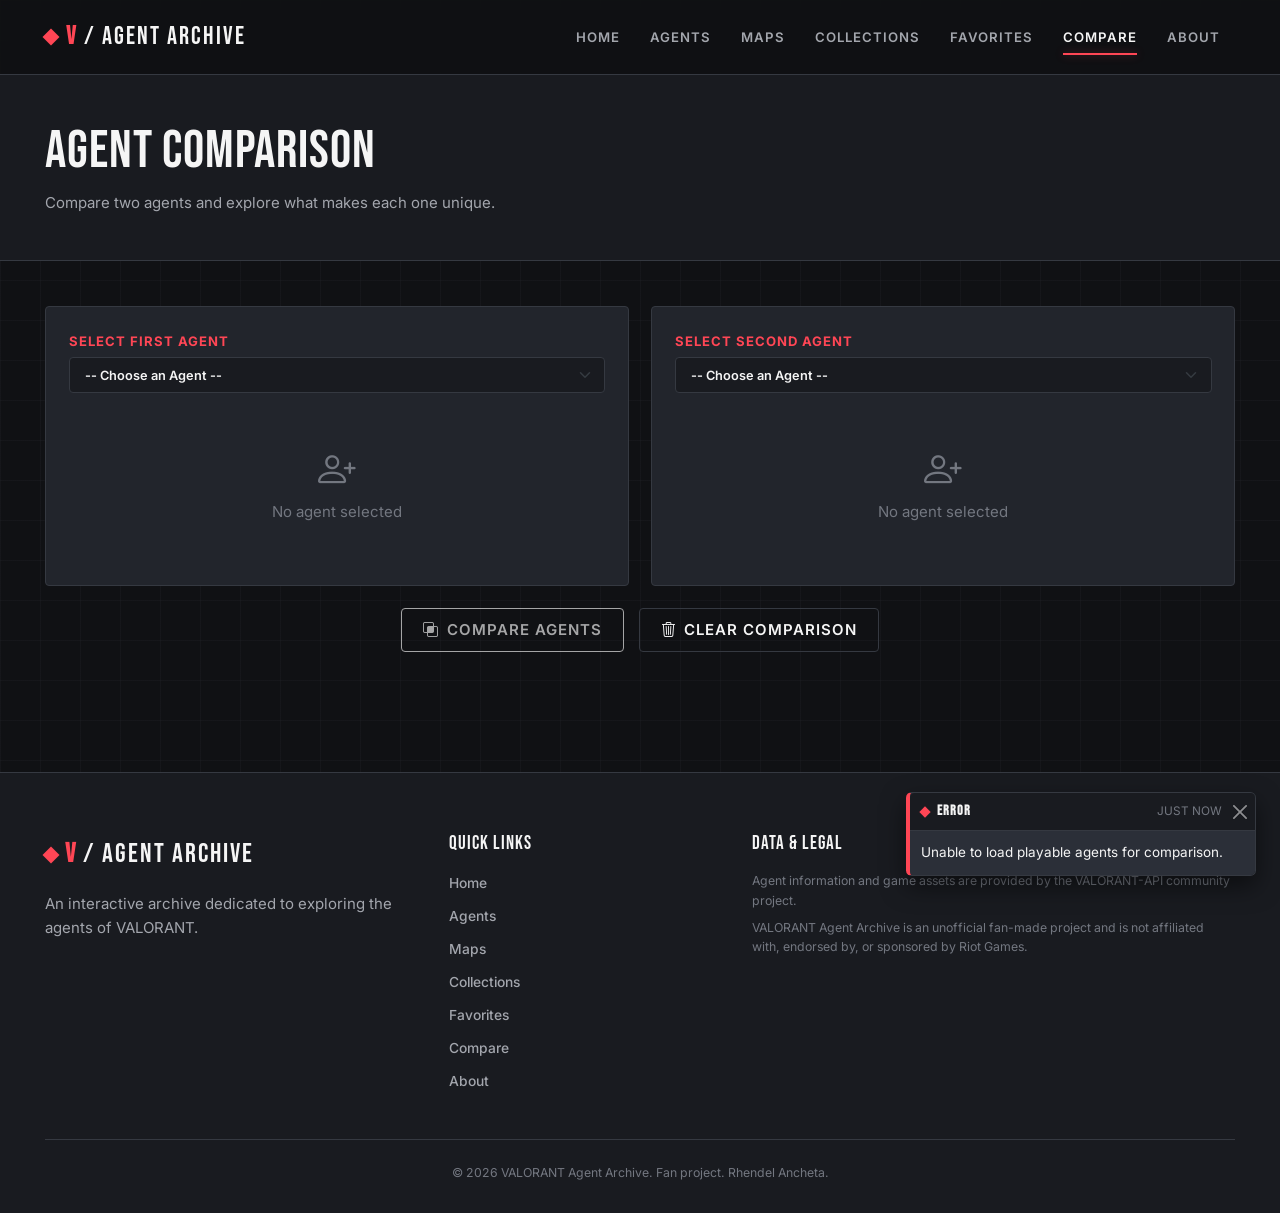
<file: api-3/compare.html>
<!DOCTYPE html>
<html lang="en">
<head>
  <meta charset="UTF-8">
  <meta name="viewport" content="width=device-width, initial-scale=1.0">
  <title>Compare Agents | VALORANT Agent Archive</title>
  <!-- Bootstrap 5.3 CSS & Icons -->
  <link href="https://cdn.jsdelivr.net/npm/bootstrap@5.3.3/dist/css/bootstrap.min.css" rel="stylesheet">
  <link rel="stylesheet" href="https://cdn.jsdelivr.net/npm/bootstrap-icons@1.11.3/font/bootstrap-icons.min.css">
  <!-- Custom Stylesheets -->
  <link rel="stylesheet" href="css/style.css">
  <link rel="stylesheet" href="css/responsive.css">
</head>
<body class="bg-archive-primary tactical-grid-bg">

  <!-- GLOBAL NAVIGATION -->
  <nav class="navbar navbar-expand-lg archive-navbar" aria-label="Main Navigation">
    <div class="container-fluid px-lg-5 px-3">
      <a class="navbar-brand" href="index.html">
        <span class="brand-accent-box"></span>
        <span><span class="brand-v">V</span> / AGENT ARCHIVE</span>
      </a>

      <!-- Mobile Hamburger Button -->
      <button class="navbar-toggler" type="button" data-bs-toggle="offcanvas" data-bs-target="#archiveNavbarOffcanvas" aria-controls="archiveNavbarOffcanvas" aria-expanded="false" aria-label="Toggle navigation">
        <span class="navbar-toggler-icon"></span>
      </button>

      <!-- Desktop Navigation Links -->
      <div class="collapse navbar-collapse justify-content-end d-none d-lg-flex" id="navbarNav">
        <ul class="navbar-nav align-items-center">
          <li class="nav-item">
            <a class="nav-link archive-nav-link" href="index.html">Home</a>
          </li>
          <li class="nav-item">
            <a class="nav-link archive-nav-link" href="agents.html">Agents</a>
          </li>
          <li class="nav-item">
            <a class="nav-link archive-nav-link" href="maps.html">Maps</a>
          </li>
          <li class="nav-item">
            <a class="nav-link archive-nav-link" href="collections.html">Collections</a>
          </li>
          <li class="nav-item">
            <a class="nav-link archive-nav-link" href="favorites.html">
              Favorites <span class="fav-badge" style="display:none;">0</span>
            </a>
          </li>
          <li class="nav-item">
            <a class="nav-link archive-nav-link active" href="compare.html">Compare</a>
          </li>
          <li class="nav-item">
            <a class="nav-link archive-nav-link" href="about.html">About</a>
          </li>
        </ul>
      </div>

    </div>
  </nav>

  <!-- Mobile Offcanvas Menu -->
  <div class="offcanvas offcanvas-end archive-offcanvas d-lg-none" tabindex="-1" id="archiveNavbarOffcanvas" aria-labelledby="offcanvasNavbarLabel">
    <div class="offcanvas-header border-bottom border-archive">
      <h5 class="offcanvas-title font-heading" id="offcanvasNavbarLabel">
        <span class="brand-v">V</span> / AGENT ARCHIVE
      </h5>
      <button type="button" class="btn-close btn-close-white" data-bs-dismiss="offcanvas" aria-label="Close"></button>
    </div>
    <div class="offcanvas-body">
      <ul class="navbar-nav justify-content-end flex-grow-1 pe-3">
        <li class="nav-item mb-2">
          <a class="nav-link archive-nav-link" href="index.html">Home</a>
        </li>
        <li class="nav-item mb-2">
          <a class="nav-link archive-nav-link" href="agents.html">Agents</a>
        </li>
        <li class="nav-item mb-2">
          <a class="nav-link archive-nav-link" href="maps.html">Maps</a>
        </li>
        <li class="nav-item mb-2">
          <a class="nav-link archive-nav-link" href="collections.html">Collections</a>
        </li>
        <li class="nav-item mb-2">
          <a class="nav-link archive-nav-link" href="favorites.html">
            Favorites <span class="fav-badge" style="display:none;">0</span>
          </a>
        </li>
        <li class="nav-item mb-2">
          <a class="nav-link archive-nav-link" href="compare.html">Compare</a>
        </li>
        <li class="nav-item mb-2">
          <a class="nav-link archive-nav-link" href="about.html">About</a>
        </li>
      </ul>
    </div>
  </div>

  <!-- SECTION 1: PAGE HEADER -->
  <header class="py-5 border-bottom border-archive bg-archive-secondary">
    <div class="container-fluid px-lg-5 px-3">
      <h1 class="font-heading display-4 mb-2">AGENT COMPARISON</h1>
      <p class="text-archive-secondary mb-0">
        Compare two agents and explore what makes each one unique.
      </p>
    </div>
  </header>

  <!-- SECTION 2: AGENT SELECTION -->
  <section class="py-5">
    <div class="container-fluid px-lg-5 px-3">
      <div class="row g-4">
        <!-- Left Panel: Agent 1 -->
        <div class="col-lg-6 col-12">
          <div class="compare-selector-card h-100">
            <div class="w-100 mb-3 text-start">
              <label for="agent1Select" class="small text-archive-red fw-bold text-uppercase" style="letter-spacing: 1px;">
                SELECT FIRST AGENT
              </label>
              <select id="agent1Select" class="form-select sort-select mt-1" aria-label="Select first agent">
                <option value="">-- Choose an Agent --</option>
              </select>
            </div>
            <div id="agent1Preview" class="w-100 flex-grow-1 d-flex align-items-center justify-content-center">
              <div class="text-archive-muted py-4">
                <i class="bi bi-person-plus display-6 mb-2 d-block"></i>
                <span>No agent selected</span>
              </div>
            </div>
          </div>
        </div>

        <!-- Right Panel: Agent 2 -->
        <div class="col-lg-6 col-12">
          <div class="compare-selector-card h-100">
            <div class="w-100 mb-3 text-start">
              <label for="agent2Select" class="small text-archive-red fw-bold text-uppercase" style="letter-spacing: 1px;">
                SELECT SECOND AGENT
              </label>
              <select id="agent2Select" class="form-select sort-select mt-1" aria-label="Select second agent">
                <option value="">-- Choose an Agent --</option>
              </select>
            </div>
            <div id="agent2Preview" class="w-100 flex-grow-1 d-flex align-items-center justify-content-center">
              <div class="text-archive-muted py-4">
                <i class="bi bi-person-plus display-6 mb-2 d-block"></i>
                <span>No agent selected</span>
              </div>
            </div>
          </div>
        </div>
      </div>

      <!-- Action Buttons -->
      <div class="text-center mt-4 d-flex flex-wrap justify-content-center gap-3">
        <button id="compareBtn" class="btn btn-archive-primary" disabled>
          <i class="bi bi-intersect"></i> COMPARE AGENTS
        </button>
        <button id="clearCompareBtn" class="btn btn-archive-secondary">
          <i class="bi bi-trash3"></i> CLEAR COMPARISON
        </button>
      </div>
    </div>
  </section>

  <!-- SECTION 3: COMPARISON RESULTS -->
  <section id="comparisonResultsSection" class="py-5 border-top border-archive" style="display: none;">
    <div class="container-fluid px-lg-5 px-3">
      <div class="mb-4">
        <h2 class="font-heading display-6 mb-1">SIDE-BY-SIDE BREAKDOWN</h2>
        <p class="text-archive-secondary">
          Direct comparative analysis of roles, tactical purpose, and signature utility.
        </p>
      </div>

      <!-- Comparison Table -->
      <div class="table-responsive">
        <table class="compare-table">
          <tbody id="comparisonTableBody">
            <!-- Dynamically populated by compare.js -->
          </tbody>
        </table>
      </div>
    </div>
  </section>

  <!-- SECTION 4: FOOTER -->
  <footer class="archive-footer">
    <div class="container-fluid px-lg-5 px-3">
      <div class="row g-4">
        <!-- Logo & Description -->
        <div class="col-lg-4 col-md-6">
          <div class="footer-logo">
            <span class="brand-accent-box"></span>
            <span><span class="brand-v">V</span> / AGENT ARCHIVE</span>
          </div>
          <p class="footer-description text-archive-secondary">
            An interactive archive dedicated to exploring the agents of VALORANT.
          </p>
        </div>

        <!-- Quick Links -->
        <div class="col-lg-3 col-md-6">
          <h4 class="font-heading fs-5 mb-3">QUICK LINKS</h4>
          <ul class="footer-nav-list">
            <li><a href="index.html">Home</a></li>
            <li><a href="agents.html">Agents</a></li>
            <li><a href="maps.html">Maps</a></li>
            <li><a href="collections.html">Collections</a></li>
            <li><a href="favorites.html">Favorites</a></li>
            <li><a href="compare.html">Compare</a></li>
            <li><a href="about.html">About</a></li>
          </ul>
        </div>

        <!-- API Credit & Disclaimer -->
        <div class="col-lg-5 col-md-12">
          <h4 class="font-heading fs-5 mb-3">DATA & LEGAL</h4>
          <p class="footer-disclaimer mb-2">
            Agent information and game assets are provided by the VALORANT-API community project.
          </p>
          <p class="footer-disclaimer">
            VALORANT Agent Archive is an unofficial fan-made project and is not affiliated with, endorsed by, or sponsored by Riot Games.
          </p>
        </div>
      </div>

      <!-- Copyright Bottom Bar -->
      <div class="footer-bottom text-center">
        &copy; 2026 VALORANT Agent Archive. Fan project. Rhendel Ancheta.
      </div>
    </div>
  </footer>

  <!-- Bootstrap 5.3 JS Bundle -->
  <script src="https://cdn.jsdelivr.net/npm/bootstrap@5.3.3/dist/js/bootstrap.bundle.min.js"></script>
  <!-- Application Scripts -->
  <script src="js/storage.js"></script>
  <script src="js/api.js"></script>
  <script src="js/components.js"></script>
  <script src="js/navigation.js"></script>
  <script src="js/app.js"></script>
  <script src="js/compare.js"></script>
</body>
</html>
</file>
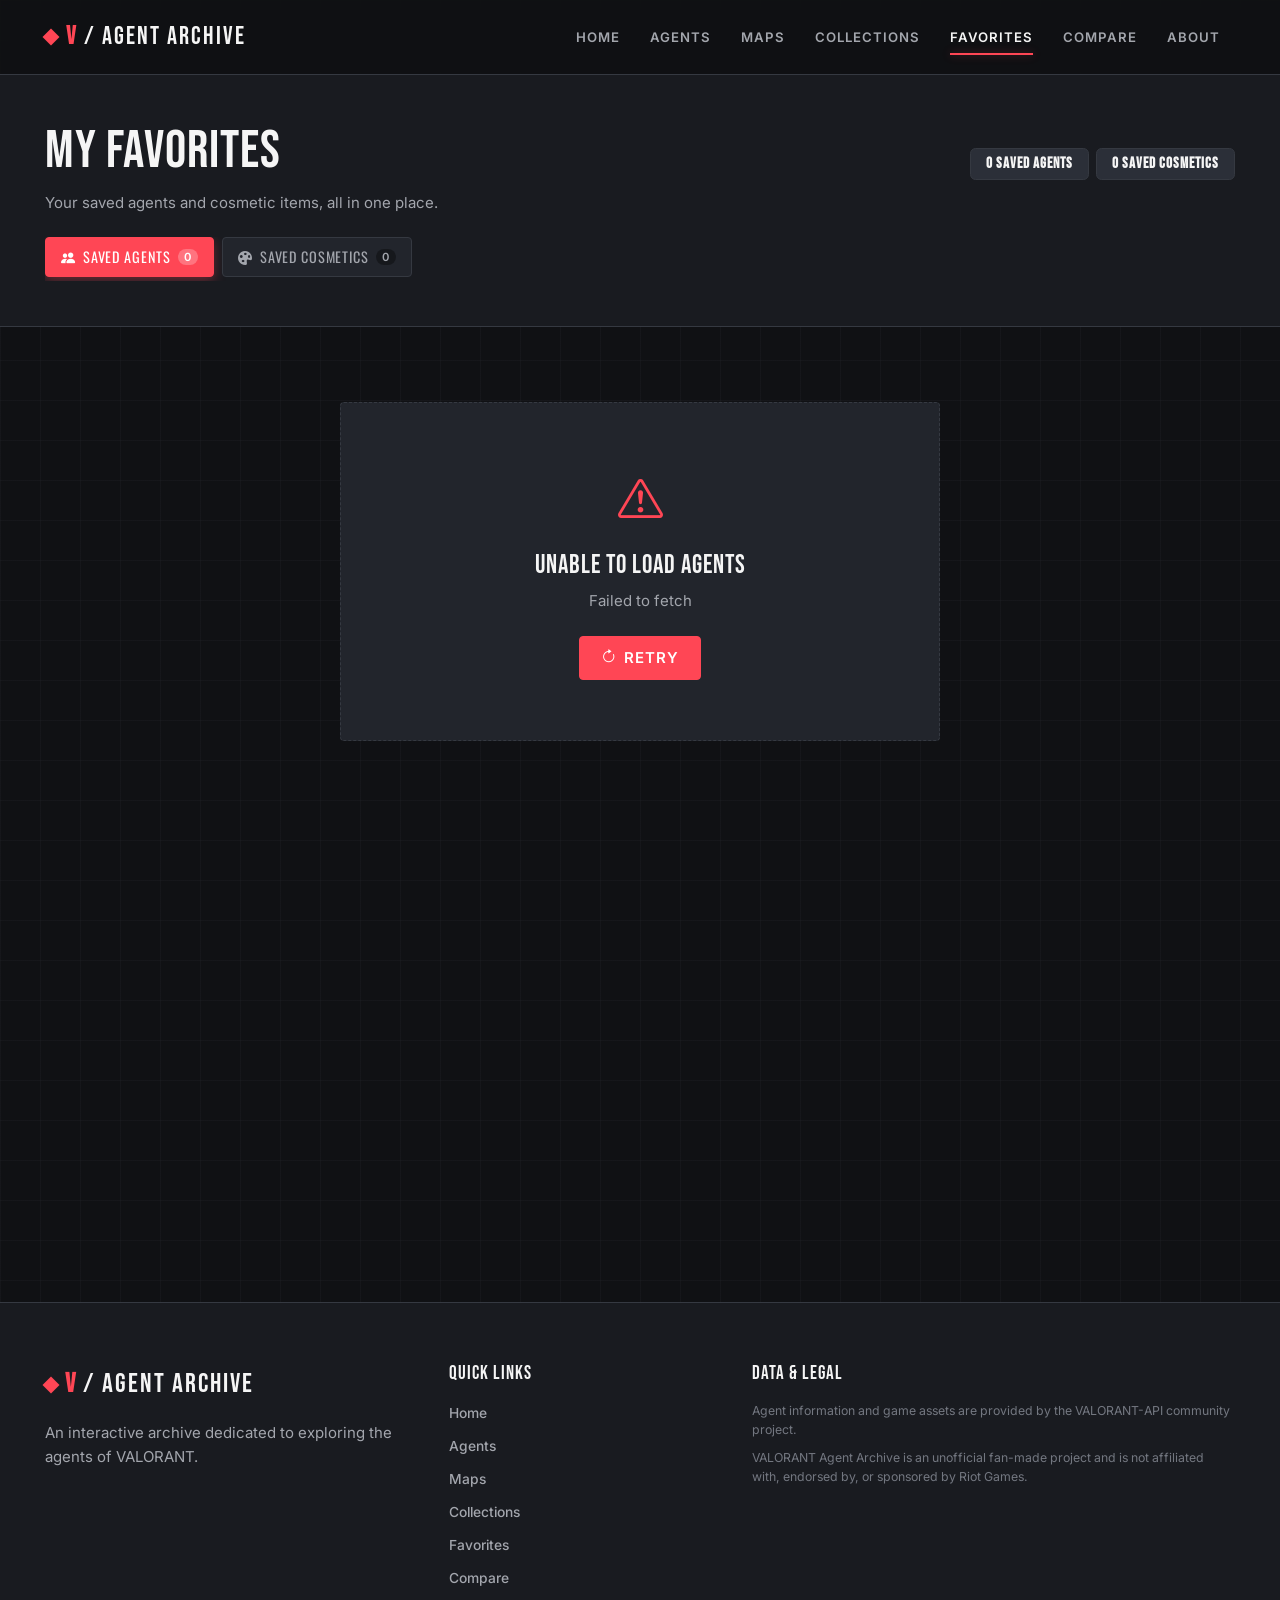
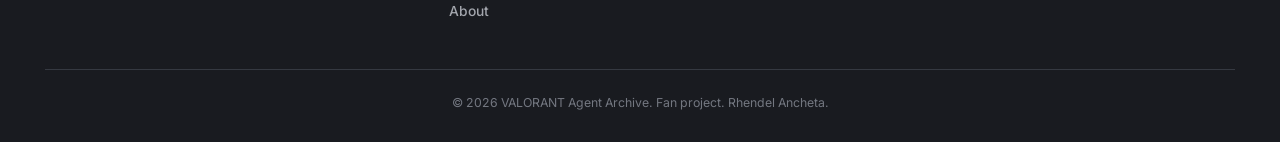
<file: api-3/favorites.html>
<!DOCTYPE html>
<html lang="en">
<head>
  <meta charset="UTF-8">
  <meta name="viewport" content="width=device-width, initial-scale=1.0">
  <title>My Favorites | VALORANT Agent Archive</title>
  <!-- Bootstrap 5.3 CSS & Icons -->
  <link href="https://cdn.jsdelivr.net/npm/bootstrap@5.3.3/dist/css/bootstrap.min.css" rel="stylesheet">
  <link rel="stylesheet" href="https://cdn.jsdelivr.net/npm/bootstrap-icons@1.11.3/font/bootstrap-icons.min.css">
  <!-- Custom Stylesheets -->
  <link rel="stylesheet" href="css/style.css">
  <link rel="stylesheet" href="css/responsive.css">
</head>
<body class="bg-archive-primary tactical-grid-bg">

  <!-- GLOBAL NAVIGATION -->
  <nav class="navbar navbar-expand-lg archive-navbar" aria-label="Main Navigation">
    <div class="container-fluid px-lg-5 px-3">
      <a class="navbar-brand" href="index.html">
        <span class="brand-accent-box"></span>
        <span><span class="brand-v">V</span> / AGENT ARCHIVE</span>
      </a>

      <!-- Mobile Hamburger Button -->
      <button class="navbar-toggler" type="button" data-bs-toggle="offcanvas" data-bs-target="#archiveNavbarOffcanvas" aria-controls="archiveNavbarOffcanvas" aria-expanded="false" aria-label="Toggle navigation">
        <span class="navbar-toggler-icon"></span>
      </button>

      <!-- Desktop Navigation Links -->
      <div class="collapse navbar-collapse justify-content-end d-none d-lg-flex" id="navbarNav">
        <ul class="navbar-nav align-items-center">
          <li class="nav-item">
            <a class="nav-link archive-nav-link" href="index.html">Home</a>
          </li>
          <li class="nav-item">
            <a class="nav-link archive-nav-link" href="agents.html">Agents</a>
          </li>
          <li class="nav-item">
            <a class="nav-link archive-nav-link" href="maps.html">Maps</a>
          </li>
          <li class="nav-item">
            <a class="nav-link archive-nav-link" href="collections.html">Collections</a>
          </li>
          <li class="nav-item">
            <a class="nav-link archive-nav-link active" href="favorites.html">
              Favorites <span class="fav-badge" style="display:none;">0</span>
            </a>
          </li>
          <li class="nav-item">
            <a class="nav-link archive-nav-link" href="compare.html">Compare</a>
          </li>
          <li class="nav-item">
            <a class="nav-link archive-nav-link" href="about.html">About</a>
          </li>
        </ul>
      </div>

    </div>
  </nav>

  <!-- Mobile Offcanvas Menu -->
  <div class="offcanvas offcanvas-end archive-offcanvas d-lg-none" tabindex="-1" id="archiveNavbarOffcanvas" aria-labelledby="offcanvasNavbarLabel">
    <div class="offcanvas-header border-bottom border-archive">
      <h5 class="offcanvas-title font-heading" id="offcanvasNavbarLabel">
        <span class="brand-v">V</span> / AGENT ARCHIVE
      </h5>
      <button type="button" class="btn-close btn-close-white" data-bs-dismiss="offcanvas" aria-label="Close"></button>
    </div>
    <div class="offcanvas-body">
      <ul class="navbar-nav justify-content-end flex-grow-1 pe-3">
        <li class="nav-item mb-2">
          <a class="nav-link archive-nav-link" href="index.html">Home</a>
        </li>
        <li class="nav-item mb-2">
          <a class="nav-link archive-nav-link" href="agents.html">Agents</a>
        </li>
        <li class="nav-item mb-2">
          <a class="nav-link archive-nav-link" href="maps.html">Maps</a>
        </li>
        <li class="nav-item mb-2">
          <a class="nav-link archive-nav-link" href="collections.html">Collections</a>
        </li>
        <li class="nav-item mb-2">
          <a class="nav-link archive-nav-link" href="favorites.html">
            Favorites <span class="fav-badge" style="display:none;">0</span>
          </a>
        </li>
        <li class="nav-item mb-2">
          <a class="nav-link archive-nav-link" href="compare.html">Compare</a>
        </li>
        <li class="nav-item mb-2">
          <a class="nav-link archive-nav-link" href="about.html">About</a>
        </li>
      </ul>
    </div>
  </div>

  <!-- SECTION 1: PAGE HEADER -->
  <header class="py-5 border-bottom border-archive bg-archive-secondary">
    <div class="container-fluid px-lg-5 px-3">
      <div class="d-flex flex-wrap justify-content-between align-items-center">
        <div>
          <h1 class="font-heading display-4 mb-2">MY FAVORITES</h1>
          <p class="text-archive-secondary mb-0">
            Your saved agents and cosmetic items, all in one place.
          </p>
        </div>
        <div class="mt-3 mt-md-0 d-flex gap-2">
          <span class="badge bg-archive-elevated border border-archive py-2 px-3 text-uppercase font-heading fs-6" id="favCountBadge">
            0 SAVED AGENTS
          </span>
          <span class="badge bg-archive-elevated border border-archive py-2 px-3 text-uppercase font-heading fs-6" id="favCosmeticsCountBadge">
            0 SAVED COSMETICS
          </span>
        </div>
      </div>

      <!-- Favorites Section Tabs -->
      <div class="collection-tabs-wrap mt-4 d-flex gap-2">
        <button class="btn-collection-tab active" id="tabFavAgents" data-fav-tab="agents">
          <i class="bi bi-people-fill"></i> Saved Agents
          <span class="badge" id="favAgentsTabCount">0</span>
        </button>
        <button class="btn-collection-tab" id="tabFavCosmetics" data-fav-tab="cosmetics">
          <i class="bi bi-palette-fill"></i> Saved Cosmetics
          <span class="badge" id="favCosmeticsTabCount">0</span>
        </button>
      </div>
    </div>
  </header>

  <!-- SECTION 2: FAVORITE GRID -->
  <main class="py-5 min-vh-100">
    <div class="container-fluid px-lg-5 px-3">
      
      <!-- Agents View -->
      <div id="agentsFavView">
        <div id="emptyStateContainer" style="display: none;"></div>
        <div class="row row-cols-2 row-cols-sm-2 row-cols-md-3 row-cols-lg-4 row-cols-xxl-5 g-3 g-lg-4" id="favoritesGrid">
          <!-- Rendered dynamically by favorites.js -->
        </div>
      </div>

      <!-- Cosmetics View -->
      <div id="cosmeticsFavView" style="display: none;">
        <div id="emptyCosmeticsStateContainer" style="display: none;"></div>
        <div class="row g-3" id="cosmeticsFavoritesGrid">
          <!-- Rendered dynamically by favorites.js -->
        </div>
      </div>

    </div>
  </main>

  <!-- SECTION 3: FOOTER -->
  <footer class="archive-footer">
    <div class="container-fluid px-lg-5 px-3">
      <div class="row g-4">
        <!-- Logo & Description -->
        <div class="col-lg-4 col-md-6">
          <div class="footer-logo">
            <span class="brand-accent-box"></span>
            <span><span class="brand-v">V</span> / AGENT ARCHIVE</span>
          </div>
          <p class="footer-description text-archive-secondary">
            An interactive archive dedicated to exploring the agents of VALORANT.
          </p>
        </div>

        <!-- Quick Links -->
        <div class="col-lg-3 col-md-6">
          <h4 class="font-heading fs-5 mb-3">QUICK LINKS</h4>
          <ul class="footer-nav-list">
            <li><a href="index.html">Home</a></li>
            <li><a href="agents.html">Agents</a></li>
            <li><a href="maps.html">Maps</a></li>
            <li><a href="collections.html">Collections</a></li>
            <li><a href="favorites.html">Favorites</a></li>
            <li><a href="compare.html">Compare</a></li>
            <li><a href="about.html">About</a></li>
          </ul>
        </div>

        <!-- API Credit & Disclaimer -->
        <div class="col-lg-5 col-md-12">
          <h4 class="font-heading fs-5 mb-3">DATA & LEGAL</h4>
          <p class="footer-disclaimer mb-2">
            Agent information and game assets are provided by the VALORANT-API community project.
          </p>
          <p class="footer-disclaimer">
            VALORANT Agent Archive is an unofficial fan-made project and is not affiliated with, endorsed by, or sponsored by Riot Games.
          </p>
        </div>
      </div>

      <!-- Copyright Bottom Bar -->
      <div class="footer-bottom text-center">
        &copy; 2026 VALORANT Agent Archive. Fan project. Rhendel Ancheta.
      </div>
    </div>
  </footer>

  <!-- Bootstrap 5.3 JS Bundle -->
  <script src="https://cdn.jsdelivr.net/npm/bootstrap@5.3.3/dist/js/bootstrap.bundle.min.js"></script>
  <!-- Application Scripts -->
  <script src="js/storage.js"></script>
  <script src="js/api.js"></script>
  <script src="js/components.js"></script>
  <script src="js/navigation.js"></script>
  <script src="js/app.js"></script>
  <script src="js/favorites.js"></script>
</body>
</html>
</file>
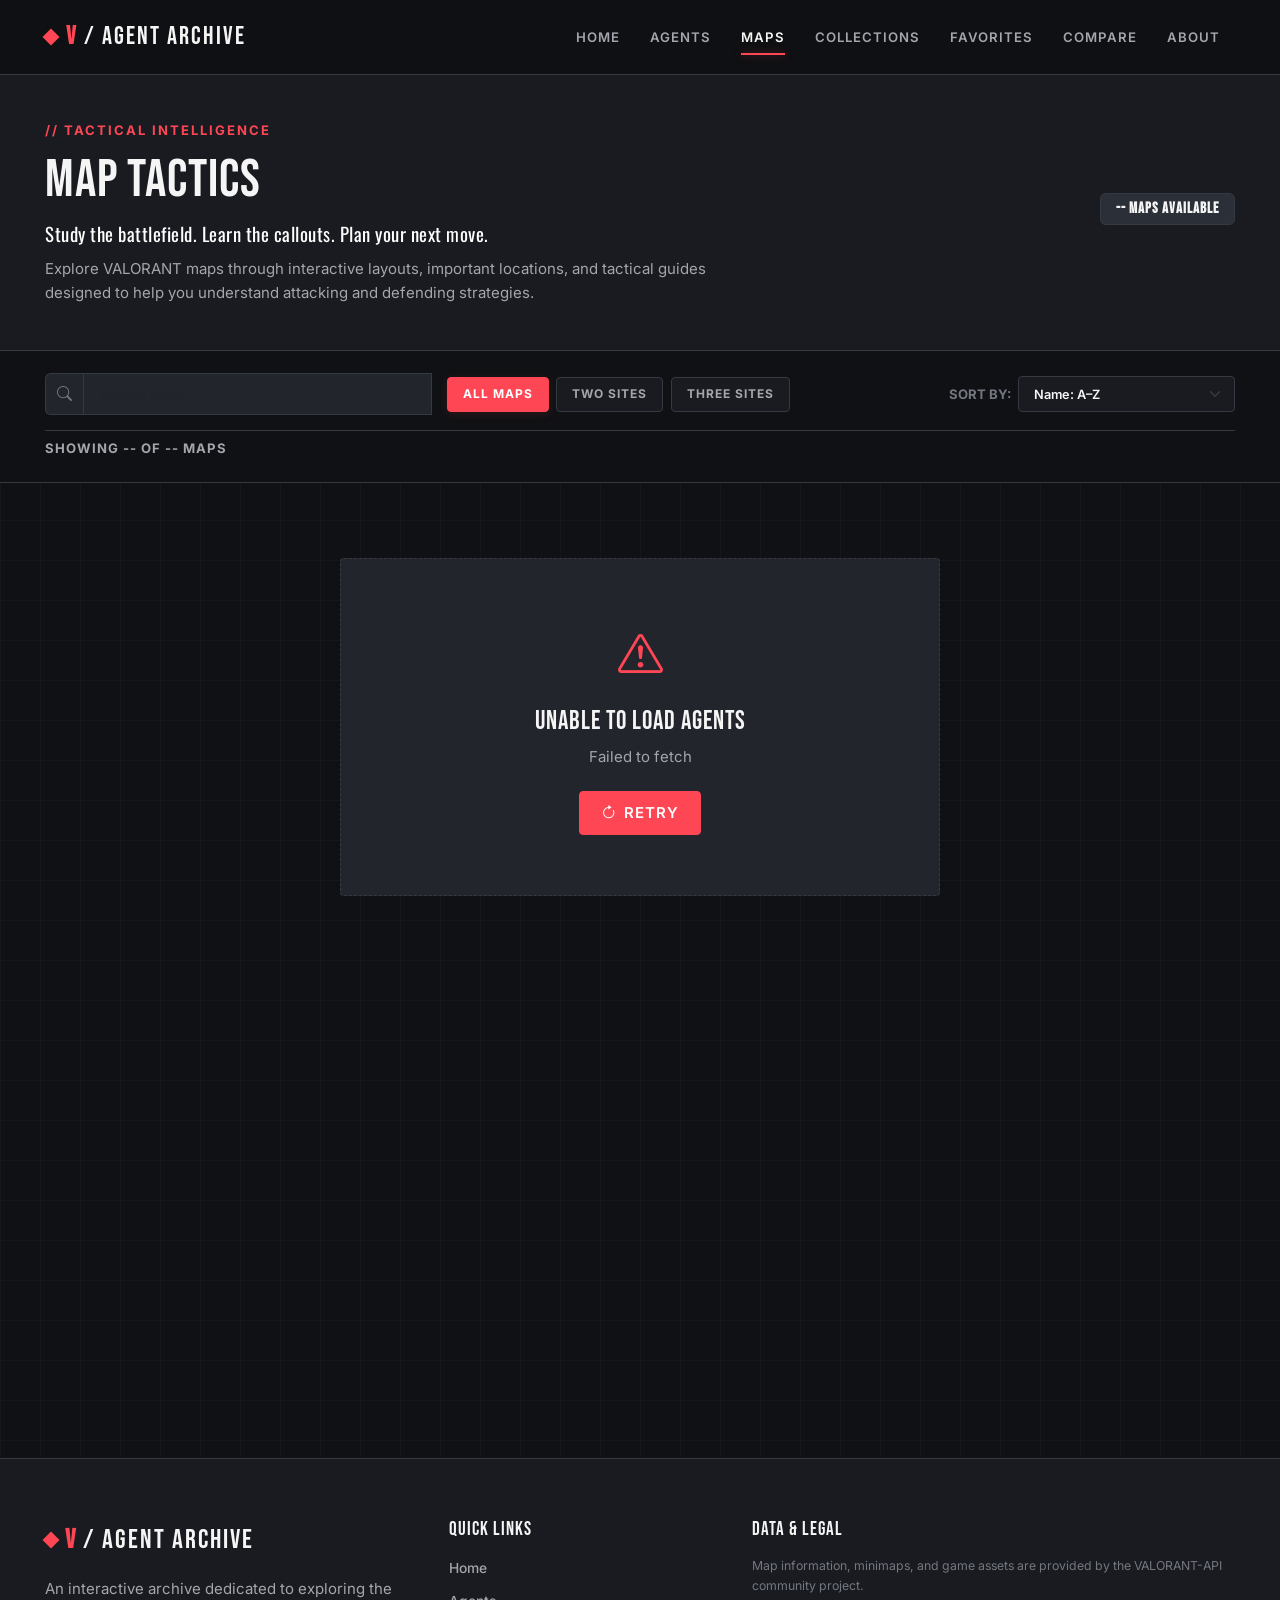
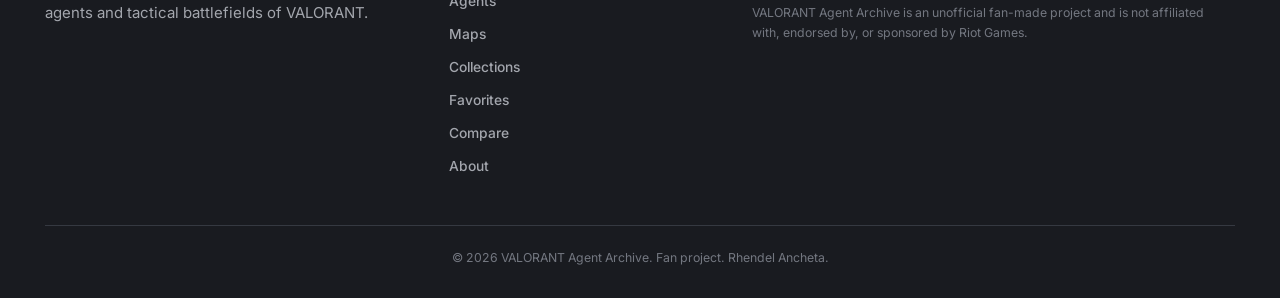
<file: api-3/maps.html>
<!DOCTYPE html>
<html lang="en">
<head>
  <meta charset="UTF-8">
  <meta name="viewport" content="width=device-width, initial-scale=1.0">
  <title>Map Tactics | VALORANT Agent Archive</title>
  <!-- Bootstrap 5.3 CSS & Icons -->
  <link href="https://cdn.jsdelivr.net/npm/bootstrap@5.3.3/dist/css/bootstrap.min.css" rel="stylesheet">
  <link rel="stylesheet" href="https://cdn.jsdelivr.net/npm/bootstrap-icons@1.11.3/font/bootstrap-icons.min.css">
  <!-- Custom Stylesheets -->
  <link rel="stylesheet" href="css/style.css">
  <link rel="stylesheet" href="css/responsive.css">
</head>
<body class="bg-archive-primary tactical-grid-bg">

  <!-- GLOBAL NAVIGATION -->
  <nav class="navbar navbar-expand-lg archive-navbar" aria-label="Main Navigation">
    <div class="container-fluid px-lg-5 px-3">
      <a class="navbar-brand" href="index.html">
        <span class="brand-accent-box"></span>
        <span><span class="brand-v">V</span> / AGENT ARCHIVE</span>
      </a>

      <!-- Mobile Hamburger Button -->
      <button class="navbar-toggler" type="button" data-bs-toggle="offcanvas" data-bs-target="#archiveNavbarOffcanvas" aria-controls="archiveNavbarOffcanvas" aria-expanded="false" aria-label="Toggle navigation">
        <span class="navbar-toggler-icon"></span>
      </button>

      <!-- Desktop Navigation Links -->
      <div class="collapse navbar-collapse justify-content-end d-none d-lg-flex" id="navbarNav">
        <ul class="navbar-nav align-items-center">
          <li class="nav-item">
            <a class="nav-link archive-nav-link" href="index.html">Home</a>
          </li>
          <li class="nav-item">
            <a class="nav-link archive-nav-link" href="agents.html">Agents</a>
          </li>
          <li class="nav-item">
            <a class="nav-link archive-nav-link active" href="maps.html">Maps</a>
          </li>
          <li class="nav-item">
            <a class="nav-link archive-nav-link" href="collections.html">Collections</a>
          </li>
          <li class="nav-item">
            <a class="nav-link archive-nav-link" href="favorites.html">
              Favorites <span class="fav-badge" style="display:none;">0</span>
            </a>
          </li>
          <li class="nav-item">
            <a class="nav-link archive-nav-link" href="compare.html">Compare</a>
          </li>
          <li class="nav-item">
            <a class="nav-link archive-nav-link" href="about.html">About</a>
          </li>
        </ul>
      </div>

    </div>
  </nav>

  <!-- Mobile Offcanvas Menu -->
  <div class="offcanvas offcanvas-end archive-offcanvas d-lg-none" tabindex="-1" id="archiveNavbarOffcanvas" aria-labelledby="offcanvasNavbarLabel">
    <div class="offcanvas-header border-bottom border-archive">
      <h5 class="offcanvas-title font-heading" id="offcanvasNavbarLabel">
        <span class="brand-v">V</span> / AGENT ARCHIVE
      </h5>
      <button type="button" class="btn-close btn-close-white" data-bs-dismiss="offcanvas" aria-label="Close"></button>
    </div>
    <div class="offcanvas-body">
      <ul class="navbar-nav justify-content-end flex-grow-1 pe-3">
        <li class="nav-item mb-2">
          <a class="nav-link archive-nav-link" href="index.html">Home</a>
        </li>
        <li class="nav-item mb-2">
          <a class="nav-link archive-nav-link" href="agents.html">Agents</a>
        </li>
        <li class="nav-item mb-2">
          <a class="nav-link archive-nav-link active" href="maps.html">Maps</a>
        </li>
        <li class="nav-item mb-2">
          <a class="nav-link archive-nav-link" href="collections.html">Collections</a>
        </li>
        <li class="nav-item mb-2">
          <a class="nav-link archive-nav-link" href="favorites.html">
            Favorites <span class="fav-badge" style="display:none;">0</span>
          </a>
        </li>
        <li class="nav-item mb-2">
          <a class="nav-link archive-nav-link" href="compare.html">Compare</a>
        </li>
        <li class="nav-item mb-2">
          <a class="nav-link archive-nav-link" href="about.html">About</a>
        </li>
      </ul>
    </div>
  </div>

  <!-- SECTION 1: PAGE HEADER -->
  <header class="py-5 border-bottom border-archive bg-archive-secondary">
    <div class="container-fluid px-lg-5 px-3">
      <div class="d-flex flex-wrap justify-content-between align-items-center">
        <div>
          <div class="small text-archive-red fw-bold text-uppercase mb-2" style="letter-spacing: 2px;">
            // TACTICAL INTELLIGENCE
          </div>
          <h1 class="font-heading display-4 mb-2">MAP TACTICS</h1>
          <p class="font-subheading text-white fs-5 mb-2">
            Study the battlefield. Learn the callouts. Plan your next move.
          </p>
          <p class="text-archive-secondary mb-0" style="max-width: 680px;">
            Explore VALORANT maps through interactive layouts, important locations, and tactical guides designed to help you understand attacking and defending strategies.
          </p>
        </div>
        <div class="mt-4 mt-md-0">
          <span class="badge bg-archive-elevated border border-archive py-2 px-3 text-uppercase font-heading fs-6" id="totalMapsBadge">
            -- MAPS AVAILABLE
          </span>
        </div>
      </div>
    </div>
  </header>

  <!-- SECTION 2: SEARCH AND FILTER TOOLBAR -->
  <section class="py-4 border-bottom border-archive bg-archive-primary sticky-top" style="top: 61px; z-index: 1010; backdrop-filter: blur(10px);">
    <div class="container-fluid px-lg-5 px-3">
      <div class="row g-3 align-items-center justify-content-between">
        
        <!-- Search Input -->
        <div class="col-lg-4 col-md-5 col-12">
          <div class="input-group">
            <span class="input-group-text input-group-text-archive">
              <i class="bi bi-search"></i>
            </span>
            <input type="text" 
                   id="mapSearchInput" 
                   class="form-control filter-search-box" 
                   placeholder="Search maps..." 
                   aria-label="Search maps">
            <button class="btn btn-archive-secondary" type="button" id="mapSearchClearBtn" style="display: none;" title="Clear search">
              <i class="bi bi-x-lg"></i>
            </button>
          </div>
        </div>

        <!-- Site Filters -->
        <div class="col-lg-5 col-md-7 col-12">
          <div class="d-flex flex-wrap gap-2" role="group" aria-label="Filter maps by sites">
            <button type="button" class="btn site-filter-btn active role-filter-btn" data-site="ALL">ALL MAPS</button>
            <button type="button" class="btn site-filter-btn role-filter-btn" data-site="TWO_SITES">TWO SITES</button>
            <button type="button" class="btn site-filter-btn role-filter-btn" data-site="THREE_SITES">THREE SITES</button>
          </div>
        </div>

        <!-- Sort Select & Reset Filters -->
        <div class="col-lg-3 col-12 d-flex align-items-center justify-content-lg-end gap-2">
          <label for="mapSortSelect" class="text-archive-muted small text-uppercase fw-bold text-nowrap">SORT BY:</label>
          <select id="mapSortSelect" class="form-select sort-select" aria-label="Sort maps">
            <option value="name-asc" selected>Name: A–Z</option>
            <option value="name-desc">Name: Z–A</option>
          </select>
          <button id="clearMapFiltersBtn" class="btn btn-archive-outline-red btn-sm text-nowrap" style="display: none;" title="Reset search & filters">
            CLEAR
          </button>
        </div>

      </div>

      <!-- Results Sub-bar -->
      <div class="d-flex justify-content-between align-items-center mt-3 pt-2 border-top border-archive">
        <span id="mapResultsCounter" class="small text-archive-secondary text-uppercase fw-bold" style="letter-spacing: 1px;">
          SHOWING -- OF -- MAPS
        </span>
      </div>
    </div>
  </section>

  <!-- SECTION 3: MAP CARDS GRID -->
  <main class="py-5 min-vh-100">
    <div class="container-fluid px-lg-5 px-3">
      
      <!-- Empty State Container -->
      <div id="mapEmptyStateContainer" style="display: none;"></div>

      <!-- Dynamic Map Grid -->
      <div class="row row-cols-1 row-cols-md-2 row-cols-lg-3 row-cols-xxl-4 g-4" id="mapsGrid">
        <!-- Rendered dynamically by maps.js -->
      </div>

    </div>
  </main>

  <!-- SECTION 4: FOOTER -->
  <footer class="archive-footer">
    <div class="container-fluid px-lg-5 px-3">
      <div class="row g-4">
        <!-- Logo & Description -->
        <div class="col-lg-4 col-md-6">
          <div class="footer-logo">
            <span class="brand-accent-box"></span>
            <span><span class="brand-v">V</span> / AGENT ARCHIVE</span>
          </div>
          <p class="footer-description text-archive-secondary">
            An interactive archive dedicated to exploring the agents and tactical battlefields of VALORANT.
          </p>
        </div>

        <!-- Quick Links -->
        <div class="col-lg-3 col-md-6">
          <h4 class="font-heading fs-5 mb-3">QUICK LINKS</h4>
          <ul class="footer-nav-list">
            <li><a href="index.html">Home</a></li>
            <li><a href="agents.html">Agents</a></li>
            <li><a href="maps.html">Maps</a></li>
            <li><a href="collections.html">Collections</a></li>
            <li><a href="favorites.html">Favorites</a></li>
            <li><a href="compare.html">Compare</a></li>
            <li><a href="about.html">About</a></li>
          </ul>
        </div>

        <!-- API Credit & Disclaimer -->
        <div class="col-lg-5 col-md-12">
          <h4 class="font-heading fs-5 mb-3">DATA & LEGAL</h4>
          <p class="footer-disclaimer mb-2">
            Map information, minimaps, and game assets are provided by the VALORANT-API community project.
          </p>
          <p class="footer-disclaimer">
            VALORANT Agent Archive is an unofficial fan-made project and is not affiliated with, endorsed by, or sponsored by Riot Games.
          </p>
        </div>
      </div>

      <!-- Copyright Bottom Bar -->
      <div class="footer-bottom text-center">
        &copy; 2026 VALORANT Agent Archive. Fan project. Rhendel Ancheta.
      </div>
    </div>
  </footer>

  <!-- Bootstrap 5.3 JS Bundle -->
  <script src="https://cdn.jsdelivr.net/npm/bootstrap@5.3.3/dist/js/bootstrap.bundle.min.js"></script>
  <!-- Application Scripts -->
  <script src="js/storage.js"></script>
  <script src="js/api.js"></script>
  <script src="js/components.js"></script>
  <script src="js/navigation.js"></script>
  <script src="js/app.js"></script>
  <script src="js/maps.js"></script>
</body>
</html>
</file>
<file: assets/css/style.css>
:root {
  --bg: #ffffff;
  --bg-alt: #f5f5f5;
  --text: #111111;
  --text-muted: #555555;
  --border: #dddddd;
  --accent: #111111;
  --accent-hover: #333333;
  --card-bg: #ffffff;
  --nav-bg: rgba(255, 255, 255, 0.95);
  --shadow: 0 2px 12px rgba(0, 0, 0, 0.08);

  --bento-card-bg: #f8f9fa;
  --bento-card-border: rgba(0, 0, 0, 0.08);
  --bento-card-hover-border: rgba(0, 0, 0, 0.2);

  --glass-bg: rgba(255, 255, 255, 0.6);
  --glass-border: rgba(0, 0, 0, 0.09);
  --glass-border-hover: rgba(0, 0, 0, 0.22);
  --glass-inner-border: rgba(255, 255, 255, 0.9);
  --glass-shadow: 0 16px 36px rgba(0, 0, 0, 0.06);
  --glass-shadow-hover: 0 24px 48px rgba(0, 0, 0, 0.12);
  --glass-badge-bg: rgba(0, 0, 0, 0.05);
  --glass-badge-border: rgba(0, 0, 0, 0.1);

  --space-xs: 0.5rem;
  --space-sm: 1rem;
  --space-md: 1.5rem;
  --space-lg: 2rem;
  --space-xl: 3rem;
  --space-xxl: 5rem;
}

body.dark {
  --bg: #111111;
  --bg-alt: #1a1a1a;
  --text: #f0f0f0;
  --text-muted: #aaaaaa;
  --border: #2e2e2e;
  --accent: #f0f0f0;
  --accent-hover: #cccccc;
  --card-bg: #1e1e1e;
  --nav-bg: rgba(17, 17, 17, 0.97);
  --shadow: 0 4px 20px rgba(0, 0, 0, 0.4);

  --bento-card-bg: #1e1e1e;
  --bento-card-border: #2e2e2e;
  --bento-card-hover-border: #444444;

  --glass-bg: rgba(24, 25, 32, 0.6);
  --glass-border: rgba(255, 255, 255, 0.12);
  --glass-border-hover: rgba(255, 255, 255, 0.3);
  --glass-inner-border: rgba(255, 255, 255, 0.15);
  --glass-shadow: 0 16px 40px rgba(0, 0, 0, 0.45);
  --glass-shadow-hover: 0 28px 60px rgba(0, 0, 0, 0.65);
  --glass-badge-bg: rgba(255, 255, 255, 0.08);
  --glass-badge-border: rgba(255, 255, 255, 0.16);
}

* {
  margin: 0;
  padding: 0;
  box-sizing: border-box;
  scroll-behavior: smooth;
}

body {
  background-color: var(--bg);
  color: var(--text);
  font-family: 'Inter', sans-serif;
  font-size: 15px;
  line-height: 1.7;
  transition: background-color 0.3s, color 0.3s;
  min-height: 100vh;
  display: flex;
  flex-direction: column;
}


#mainNav {
  background: var(--nav-bg);
  border-bottom: 1px solid var(--border);
  backdrop-filter: blur(8px);
  -webkit-backdrop-filter: blur(8px);
  transition: background 0.3s, padding 0.3s, box-shadow 0.3s;
  z-index: 1050;
}

#mainNav .navbar-brand {
  color: var(--text);
  letter-spacing: 2px;
  font-size: 1.15rem;
  display: flex;
  align-items: center;
  gap: 8px;
}

.brand-icon {
  width: 26px;
  height: 26px;
  border-radius: 6px;
  object-fit: cover;
}

#mainNav .nav-link {
  color: var(--text-muted);
  font-size: 0.9rem;
  font-weight: 500;
  transition: color 0.2s;
  padding: 0.5rem 0.8rem;
}

#mainNav .nav-link:hover,
#mainNav .nav-link.active {
  color: var(--text);
}

#darkToggle {
  background: none !important;
  border: 1px solid var(--border) !important;
  color: var(--text) !important;
  border-radius: 6px;
  padding: 5px 10px;
  cursor: pointer;
  line-height: 1;
  transition: background 0.2s;
}

#darkToggle:hover {
  background: var(--bg-alt) !important;
}

#darkToggle:focus {
  outline: none;
  box-shadow: none !important;
}


#hero {
  position: relative;
  overflow: hidden;
  padding-top: calc(var(--space-xxl) + 30px);
  padding-bottom: var(--space-xl);
  --mouse-x: 50%;
  --mouse-y: 50%;
}
#hero::before {
  content: "";
  position: absolute;
  top: -50%;
  left: -50%;
  width: 200%;
  height: 200%;
  background: radial-gradient(circle at center, rgba(150, 150, 150, 0.08) 0%, transparent 50%);
  transform: translate(calc(var(--mouse-x) * -25px), calc(var(--mouse-y) * -25px));
  transition: transform 0.1s ease-out;
  pointer-events: none;
  z-index: 0;
}

#hero > .container {
  position: relative;
  z-index: 1;
}

.hero-subtitle {
  font-size: 0.85rem;
  letter-spacing: 2px;
  text-transform: uppercase;
  color: var(--text-muted);
  font-weight: 700;
  margin-bottom: 6px;
}

.hero-title {
  font-size: 2.6rem;
  font-weight: 800;
  color: var(--text);
  letter-spacing: -0.5px;
  margin-bottom: 12px;
}

.hero-desc {
  font-size: 1.05rem;
  color: var(--text-muted);
  max-width: 680px;
  margin: 0 auto 2rem;
}

.divider {
  width: 40px;
  height: 3px;
  background: var(--text);
  margin: 0 auto 2rem;
  border-radius: 2px;
}


.btn-primary-custom {
  background: var(--accent);
  color: var(--bg);
  border: 2px solid var(--accent);
  padding: 8px 22px;
  border-radius: 6px;
  font-size: 0.9rem;
  font-weight: 600;
  text-decoration: none;
  display: inline-flex;
  align-items: center;
  gap: 6px;
  transition: background 0.2s, color 0.2s, border-color 0.2s;
}

.btn-primary-custom:hover {
  background: var(--accent-hover);
  border-color: var(--accent-hover);
  color: var(--bg);
}

.btn-outline-custom {
  background: transparent;
  color: var(--text);
  border: 2px solid var(--border);
  padding: 8px 22px;
  border-radius: 6px;
  font-size: 0.9rem;
  font-weight: 600;
  text-decoration: none;
  display: inline-flex;
  align-items: center;
  gap: 6px;
  transition: border-color 0.2s, color 0.2s, background-color 0.2s;
}

.btn-outline-custom:hover {
  border-color: var(--text);
  color: var(--text);
  background-color: var(--bg-alt);
}

.projects-grid {
  display: grid;
  grid-template-columns: repeat(2, 1fr);
  grid-auto-rows: 1fr;
  gap: 1.75rem;
  perspective: 1200px;
  align-items: stretch;
}

@media (max-width: 860px) {
  .projects-grid {
    grid-template-columns: 1fr;
    grid-auto-rows: auto;
    gap: 1.5rem;
  }
}

.project-glass-card {
  position: relative;
  border-radius: 1.5rem;
  background: var(--glass-bg);
  border: 1px solid var(--glass-border);
  backdrop-filter: blur(20px) saturate(180%);
  -webkit-backdrop-filter: blur(20px) saturate(180%);
  box-shadow: var(--glass-shadow), inset 0 1px 0 var(--glass-inner-border);
  transition: transform 0.4s cubic-bezier(0.16, 1, 0.3, 1),
              box-shadow 0.4s cubic-bezier(0.16, 1, 0.3, 1),
              border-color 0.3s ease;
  transform-style: preserve-3d;
  will-change: transform;
  overflow: hidden;
  display: flex;
  flex-direction: column;
  height: 100%;
}

.project-glass-card::after {
  content: "";
  position: absolute;
  top: 0;
  left: -140%;
  width: 70%;
  height: 100%;
  background: linear-gradient(
    90deg,
    transparent 0%,
    rgba(255, 255, 255, 0.16) 50%,
    transparent 100%
  );
  transform: skewX(-25deg);
  transition: left 0.8s ease;
  pointer-events: none;
  z-index: 5;
}

.project-glass-card:hover::after {
  left: 160%;
}

.project-glass-card:hover {
  border-color: var(--glass-border-hover);
  box-shadow: var(--glass-shadow-hover), inset 0 1px 0 rgba(255, 255, 255, 0.3);
}

.card-glass-glow {
  position: absolute;
  inset: 0;
  border-radius: inherit;
  pointer-events: none;
  opacity: 0;
  transition: opacity 0.3s ease;
  z-index: 2;
}

.project-card-link,
.project-card-inner {
  display: flex;
  flex-direction: column;
  padding: 1.6rem;
  text-decoration: none;
  color: inherit;
  height: 100%;
  position: relative;
  z-index: 3;
}

.project-card-header {
  display: flex;
  align-items: center;
  justify-content: space-between;
  margin-bottom: 1.15rem;
}

.project-card-title-group {
  display: flex;
  align-items: center;
  gap: 0.75rem;
}

.project-card-title {
  font-size: 1.25rem;
  font-weight: 700;
  color: var(--text);
  margin: 0;
  letter-spacing: -0.3px;
}

.glass-badge {
  display: inline-flex;
  align-items: center;
  font-size: 0.72rem;
  font-weight: 700;
  letter-spacing: 0.5px;
  text-transform: uppercase;
  padding: 4px 10px;
  border-radius: 999px;
  background: var(--glass-badge-bg);
  border: 1px solid var(--glass-badge-border);
  color: var(--text);
  backdrop-filter: blur(8px);
  -webkit-backdrop-filter: blur(8px);
}

.glass-badge.badge-accent {
  color: #38bdf8;
  border-color: rgba(56, 189, 248, 0.35);
  background: rgba(56, 189, 248, 0.12);
}

.glass-badge.badge-locked {
  color: #fbbf24;
  border-color: rgba(251, 191, 36, 0.35);
  background: rgba(251, 191, 36, 0.12);
}

.project-launch-btn {
  width: 38px;
  height: 38px;
  border-radius: 50%;
  display: flex;
  align-items: center;
  justify-content: center;
  background: var(--glass-badge-bg);
  border: 1px solid var(--glass-badge-border);
  color: var(--text-muted);
  font-size: 0.95rem;
  transition: transform 0.3s cubic-bezier(0.16, 1, 0.3, 1),
              background 0.25s ease,
              color 0.25s ease,
              border-color 0.25s ease;
}

.project-glass-card:hover .project-launch-btn {
  transform: translate(2px, -2px) scale(1.08);
  color: var(--text);
  border-color: var(--glass-border-hover);
  background: var(--bg-alt);
}

.project-preview-window {
  position: relative;
  width: 100%;
  height: 200px;
  border-radius: 1rem;
  overflow: hidden;
  background: rgba(0, 0, 0, 0.18);
  border: 1px solid var(--glass-border);
  box-shadow: inset 0 2px 8px rgba(0, 0, 0, 0.2);
  margin-bottom: 1.25rem;
}

.preview-img-box {
  width: 100%;
  height: 100%;
  position: relative;
  overflow: hidden;
  background-color: var(--bg-alt);
  background-image: linear-gradient(
    90deg,
    rgba(255, 255, 255, 0) 0%,
    rgba(255, 255, 255, 0.05) 50%,
    rgba(255, 255, 255, 0) 100%
  );
  background-size: 200% 100%;
  animation: placeholderShimmer 1.8s infinite;
}

.preview-img-box img {
  width: 100%;
  height: 100%;
  object-fit: cover;
  object-position: center;
  transition: opacity 0.4s ease, transform 0.6s cubic-bezier(0.16, 1, 0.3, 1), filter 0.4s ease;
  display: block;
  opacity: 0;
}

.preview-img-box img.loaded {
  opacity: 1;
}

.project-glass-card:hover .preview-img-box img {
  transform: scale(1.08);
}

.preview-mini-bento {
  display: grid;
  grid-template-columns: 1.35fr 1fr;
  grid-template-rows: 1fr 1fr;
  gap: 6px;
  padding: 6px;
  width: 100%;
  height: 100%;
  background: rgba(0, 0, 0, 0.25);
}

.mini-bento-item {
  position: relative;
  border-radius: 0.65rem;
  overflow: hidden;
  border: 1px solid rgba(255, 255, 255, 0.12);
  background-color: var(--bg-alt);
  background-image: linear-gradient(
    90deg,
    rgba(255, 255, 255, 0) 0%,
    rgba(255, 255, 255, 0.05) 50%,
    rgba(255, 255, 255, 0) 100%
  );
  background-size: 200% 100%;
  animation: placeholderShimmer 1.8s infinite;
}

.mini-bento-item.item-main {
  grid-row: 1 / 3;
}

.mini-bento-item img {
  width: 100%;
  height: 100%;
  object-fit: cover;
  object-position: center;
  transition: opacity 0.4s ease, transform 0.6s cubic-bezier(0.16, 1, 0.3, 1);
  display: block;
  opacity: 0;
}

.mini-bento-item img.loaded {
  opacity: 1;
}

@keyframes placeholderShimmer {
  0% {
    background-position: 200% 0;
  }
  100% {
    background-position: -200% 0;
  }
}

.project-glass-card:hover .mini-bento-item img {
  transform: scale(1.1);
}

.preview-glass-overlay {
  position: absolute;
  bottom: 10px;
  left: 10px;
  right: 10px;
  display: flex;
  align-items: center;
  justify-content: space-between;
  gap: 6px;
  pointer-events: none;
  z-index: 4;
}

.preview-tag {
  font-size: 0.72rem;
  font-weight: 600;
  padding: 4px 10px;
  border-radius: 6px;
  background: rgba(15, 17, 23, 0.75);
  backdrop-filter: blur(10px);
  -webkit-backdrop-filter: blur(10px);
  color: #f1f5f9;
  border: 1px solid rgba(255, 255, 255, 0.15);
  box-shadow: 0 4px 12px rgba(0, 0, 0, 0.3);
  letter-spacing: 0.3px;
}

.preview-chip {
  font-size: 0.68rem;
  font-weight: 700;
  text-transform: uppercase;
  letter-spacing: 0.5px;
  padding: 4px 8px;
  border-radius: 4px;
  background: rgba(56, 189, 248, 0.2);
  color: #38bdf8;
  border: 1px solid rgba(56, 189, 248, 0.4);
  backdrop-filter: blur(8px);
  -webkit-backdrop-filter: blur(8px);
}

.locked-preview-window {
  display: flex;
  flex-direction: column;
  align-items: center;
  justify-content: center;
  background: radial-gradient(circle at center, rgba(251, 191, 36, 0.08) 0%, rgba(0, 0, 0, 0.25) 75%);
  border: 1px dashed var(--glass-border-hover);
  position: relative;
}

.locked-orbit-ring {
  position: relative;
  width: 72px;
  height: 72px;
  display: flex;
  align-items: center;
  justify-content: center;
  margin-bottom: 0.75rem;
}

.locked-orbit-pulse {
  position: absolute;
  inset: -6px;
  border-radius: 50%;
  border: 1px solid rgba(251, 191, 36, 0.4);
  animation: radarPulse 2.4s infinite cubic-bezier(0.215, 0.61, 0.355, 1);
}

@keyframes radarPulse {
  0% {
    transform: scale(0.85);
    opacity: 0.8;
  }
  50% {
    transform: scale(1.25);
    opacity: 0.2;
  }
  100% {
    transform: scale(1.5);
    opacity: 0;
  }
}

.locked-icon-orb {
  width: 52px;
  height: 52px;
  border-radius: 50%;
  background: var(--glass-badge-bg);
  border: 1px solid rgba(251, 191, 36, 0.35);
  box-shadow: 0 0 20px rgba(251, 191, 36, 0.25), inset 0 1px 0 rgba(255, 255, 255, 0.2);
  display: flex;
  align-items: center;
  justify-content: center;
  font-size: 1.35rem;
  color: #fbbf24;
  animation: orbFloat 3s ease-in-out infinite;
}

@keyframes orbFloat {
  0%, 100% {
    transform: translateY(0);
  }
  50% {
    transform: translateY(-4px);
  }
}

.locked-status-badge {
  display: inline-flex;
  align-items: center;
  gap: 6px;
  font-size: 0.75rem;
  font-weight: 600;
  text-transform: uppercase;
  letter-spacing: 0.8px;
  padding: 4px 12px;
  border-radius: 999px;
  background: rgba(251, 191, 36, 0.1);
  border: 1px solid rgba(251, 191, 36, 0.25);
  color: #fbbf24;
}

.pulse-dot {
  width: 7px;
  height: 7px;
  border-radius: 50%;
  background: #fbbf24;
  box-shadow: 0 0 8px #fbbf24;
  animation: pulseDot 1.6s infinite ease-in-out;
}

@keyframes pulseDot {
  0%, 100% {
    opacity: 1;
    transform: scale(1);
  }
  50% {
    opacity: 0.4;
    transform: scale(0.7);
  }
}

.project-card-footer {
  margin-top: auto;
  display: flex;
  flex-direction: column;
  gap: 0.85rem;
}

.project-card-desc {
  font-size: 0.88rem;
  color: var(--text-muted);
  line-height: 1.5;
  margin: 0;
}

.project-card-cta {
  display: flex;
  align-items: center;
  gap: 6px;
  font-size: 0.86rem;
  font-weight: 600;
  color: var(--text);
  transition: color 0.2s ease, gap 0.25s ease;
}

.project-card-cta i {
  font-size: 0.95rem;
  transition: transform 0.25s cubic-bezier(0.16, 1, 0.3, 1);
}

.project-glass-card:hover .project-card-cta {
  color: var(--accent-hover);
}

.project-glass-card:hover .project-card-cta i {
  transform: translateX(6px);
}

.card-locked .project-card-link,
.card-locked .project-card-inner {
  cursor: default;
}

.card-locked:hover .project-card-cta i {
  transform: none;
}

.project-title-link {
  text-decoration: none;
  color: inherit;
}

.project-title-link:hover .project-card-title {
  color: var(--accent-hover);
}

a.project-launch-btn {
  text-decoration: none;
}

a.project-preview-window {
  display: block;
  text-decoration: none;
  color: inherit;
  cursor: pointer;
}

.project-tech-stack {
  display: flex;
  flex-wrap: wrap;
  gap: 6px;
}

.tech-pill {
  position: relative;
  font-size: 0.72rem;
  font-weight: 600;
  padding: 3px 8px;
  border-radius: 6px;
  background: var(--glass-badge-bg);
  border: 1px solid var(--glass-badge-border);
  color: var(--text-muted);
  letter-spacing: 0.2px;
  line-height: 1.3;
  transition: all 0.2s ease;
  cursor: default;
}

.project-glass-card:hover .tech-pill {
  border-color: var(--glass-border-hover);
  color: var(--text);
}

.tech-pill[data-tooltip]::after {
  content: attr(data-tooltip);
  position: absolute;
  bottom: calc(100% + 7px);
  left: 50%;
  transform: translateX(-50%) translateY(4px);
  padding: 5px 9px;
  background: var(--card-bg);
  color: var(--text);
  border: 1px solid var(--border);
  border-radius: 6px;
  font-size: 0.7rem;
  font-weight: 500;
  white-space: nowrap;
  pointer-events: none;
  opacity: 0;
  visibility: hidden;
  transition: opacity 0.2s ease, transform 0.2s ease, visibility 0.2s ease;
  box-shadow: 0 4px 16px rgba(0, 0, 0, 0.25);
  z-index: 25;
}

.tech-pill[data-tooltip]::before {
  content: "";
  position: absolute;
  bottom: calc(100% + 2px);
  left: 50%;
  transform: translateX(-50%) translateY(4px);
  border-width: 5px 5px 0 5px;
  border-style: solid;
  border-color: var(--border) transparent transparent transparent;
  pointer-events: none;
  opacity: 0;
  visibility: hidden;
  transition: opacity 0.2s ease, transform 0.2s ease, visibility 0.2s ease;
  z-index: 25;
}

.tech-pill[data-tooltip]:hover::after,
.tech-pill[data-tooltip]:hover::before {
  opacity: 1;
  visibility: visible;
  transform: translateX(-50%) translateY(0);
}

@media (max-width: 576px) {
  .tech-pill[data-tooltip]::after {
    white-space: normal;
    width: 150px;
    text-align: center;
  }
}

.project-card-actions {
  display: flex;
  align-items: center;
  gap: 8px;
  margin-top: 0.25rem;
}

.btn-card-action {
  flex: 1;
  display: inline-flex;
  align-items: center;
  justify-content: center;
  gap: 6px;
  padding: 7px 12px;
  font-size: 0.82rem;
  font-weight: 600;
  border-radius: 8px;
  text-decoration: none;
  transition: transform 0.2s ease, background 0.2s ease, border-color 0.2s ease, color 0.2s ease, box-shadow 0.2s ease;
  white-space: nowrap;
  position: relative;
  overflow: hidden;
}

.btn-card-action .btn-ripple {
  position: absolute;
  border-radius: 50%;
  transform: scale(0);
  animation: btnRippleAnim 0.6s linear;
  background-color: rgba(255, 255, 255, 0.35);
  pointer-events: none;
}

body.dark .btn-action-primary .btn-ripple {
  background-color: rgba(0, 0, 0, 0.3);
}

body:not(.dark) .btn-action-primary .btn-ripple {
  background-color: rgba(255, 255, 255, 0.4);
}

.btn-action-secondary .btn-ripple {
  background-color: rgba(255, 255, 255, 0.25);
}

body:not(.dark) .btn-action-secondary .btn-ripple {
  background-color: rgba(0, 0, 0, 0.15);
}

@keyframes btnRippleAnim {
  to {
    transform: scale(4);
    opacity: 0;
  }
}

.btn-action-primary {
  background: var(--text);
  color: var(--bg);
  border: 1px solid var(--text);
}

.btn-action-primary:hover {
  background: var(--accent-hover);
  border-color: var(--accent-hover);
  color: var(--bg);
  transform: translateY(-2px);
  box-shadow: 0 4px 12px rgba(0, 0, 0, 0.15);
}

.btn-action-secondary {
  background: var(--glass-badge-bg);
  color: var(--text);
  border: 1px solid var(--glass-badge-border);
}

.btn-action-secondary:hover {
  background: var(--bg-alt);
  border-color: var(--glass-border-hover);
  color: var(--text);
  transform: translateY(-2px);
  box-shadow: 0 4px 12px rgba(0, 0, 0, 0.1);
}

.btn-action-disabled {
  background: transparent;
  color: var(--text-muted);
  border: 1px dashed var(--border);
  cursor: not-allowed;
  opacity: 0.65;
}

.btn-card-action i {
  font-size: 0.88rem;
}



.bento-box {
  background-color: var(--bento-card-bg);
  border: 1px solid var(--bento-card-border);
  border-radius: 1rem;
  font-weight: 600;
  color: var(--text);
  display: flex;
  flex-direction: column;
  align-items: center;
  justify-content: center;
  box-shadow: 0 2px 8px rgba(0, 0, 0, 0.04);
  transition: transform 0.2s ease, box-shadow 0.2s ease, border-color 0.2s ease;
  position: relative;
  overflow: hidden;
  text-align: center;
  padding: 1rem;
}

.bento-box:hover {
  transform: translateY(-2px);
  border-color: var(--bento-card-hover-border);
  box-shadow: 0 6px 18px rgba(0, 0, 0, 0.08);
}

body.dark .bento-box:hover {
  box-shadow: 0 6px 20px rgba(0, 0, 0, 0.5);
}

.bento-box .bento-bg-img {
  position: absolute;
  top: 0;
  left: 0;
  width: 100%;
  height: 100%;
  object-fit: cover;
  object-position: center;
  transition: transform 0.4s ease, opacity 0.3s ease;
  z-index: 1;
  opacity: 0.5;
}

.bento-box:hover .bento-bg-img {
  transform: scale(1.06);
  opacity: 0.7;
}

.bento-box .bento-overlay {
  position: absolute;
  top: 0;
  left: 0;
  width: 100%;
  height: 100%;
  background: linear-gradient(180deg, rgba(17, 17, 17, 0.3) 0%, rgba(17, 17, 17, 0.85) 100%);
  z-index: 2;
  pointer-events: none;
}

.bento-box .bento-content {
  position: relative;
  z-index: 3;
  width: 100%;
  display: flex;
  flex-direction: column;
  align-items: center;
  justify-content: center;
  pointer-events: none;
}

.bento-box-title {
  font-size: 0.95rem;
  font-weight: 700;
  letter-spacing: 1px;
  text-shadow: 0 2px 8px rgba(0, 0, 0, 0.7);
}

.bento-box-desc {
  font-size: 0.75rem;
  color: var(--text-muted);
  font-weight: 500;
  margin-top: 4px;
  text-shadow: 0 1px 4px rgba(0, 0, 0, 0.8);
}


footer {
  margin-top: auto;
  background: var(--bg-alt);
  border-top: 1px solid var(--border);
  padding: 24px 0;
}

footer p {
  font-size: 0.85rem;
  color: var(--text-muted);
  margin: 0;
}


.fade-in-up {
  opacity: 0;
  transform: translateY(20px);
  transition: opacity 0.5s ease, transform 0.5s ease;
}

.fade-in-up.visible {
  opacity: 1;
  transform: translateY(0);
}

@media (max-width: 991px) {
  .hero-title {
    font-size: 2.2rem;
  }
}

@media (max-width: 576px) {
  .hero-title {
    font-size: 1.8rem;
  }

  .bento-box {
    min-height: 120px !important;
  }
}
</file>
<file: api-3/css/style.css>
/* ==========================================================================
   VALORANT AGENT ARCHIVE - CORE STYLES
   ========================================================================== */

@import url('https://fonts.googleapis.com/css2?family=Bebas+Neue&family=Inter:wght@300;400;500;600;700;800&family=Oswald:wght@500;600;700&display=swap');

:root {
  --bg-primary: #101114;
  --bg-secondary: #191B20;
  --bg-card: #22252C;
  --bg-elevated: #2B2F38;
  --accent-red: #FF4655;
  --accent-red-hover: #e03241;
  --accent-red-subtle: rgba(255, 70, 85, 0.12);
  --accent-red-glow: rgba(255, 70, 85, 0.35);
  --text-primary: #F5F5F5;
  --text-secondary: #A3A6AD;
  --text-muted: #737780;
  --border-color: #353941;
  --border-hover: #4e535e;
  
  --font-heading: 'Bebas Neue', 'Oswald', sans-serif;
  --font-subheading: 'Oswald', sans-serif;
  --font-body: 'Inter', -apple-system, BlinkMacSystemFont, 'Segoe UI', Roboto, sans-serif;
  
  --transition-fast: 0.18s ease-in-out;
  --transition-normal: 0.28s cubic-bezier(0.16, 1, 0.3, 1);
  --card-radius: 4px;
}

/* Base resets & typography */
html, body {
  background-color: var(--bg-primary);
  color: var(--text-primary);
  font-family: var(--font-body);
  font-size: 15px;
  line-height: 1.6;
  min-height: 100vh;
  overflow-x: hidden;
}

h1, h2, h3, h4, h5, h6, .font-heading {
  font-family: var(--font-heading);
  letter-spacing: 1px;
  text-transform: uppercase;
  color: var(--text-primary);
  margin-bottom: 0.5rem;
}

.font-subheading {
  font-family: var(--font-subheading);
  letter-spacing: 0.5px;
}

a {
  color: var(--text-primary);
  text-decoration: none;
  transition: color var(--transition-fast);
}

a:hover {
  color: var(--accent-red);
}

/* Background Utility Classes */
.bg-archive-primary { background-color: var(--bg-primary) !important; }
.bg-archive-secondary { background-color: var(--bg-secondary) !important; }
.bg-archive-card { background-color: var(--bg-card) !important; }
.bg-archive-elevated { background-color: var(--bg-elevated) !important; }
.text-archive-red { color: var(--accent-red) !important; }
.text-archive-secondary { color: var(--text-secondary) !important; }
.text-archive-muted { color: var(--text-muted) !important; }
.border-archive { border-color: var(--border-color) !important; }

/* Subtle tactical patterns */
.tactical-grid-bg {
  background-image: 
    linear-gradient(rgba(53, 57, 65, 0.15) 1px, transparent 1px),
    linear-gradient(90deg, rgba(53, 57, 65, 0.15) 1px, transparent 1px);
  background-size: 40px 40px;
}

/* ==========================================================================
   NAVIGATION
   ========================================================================== */
.archive-navbar {
  background-color: rgba(16, 17, 20, 0.95);
  backdrop-filter: blur(12px);
  border-bottom: 1px solid var(--border-color);
  padding: 0.85rem 0;
  position: sticky;
  top: 0;
  z-index: 1040;
}

.navbar-brand {
  font-family: var(--font-heading);
  font-size: 1.65rem;
  letter-spacing: 2px;
  display: flex;
  align-items: center;
  gap: 0.6rem;
  color: var(--text-primary) !important;
}

.brand-accent-box {
  display: inline-block;
  width: 12px;
  height: 12px;
  background-color: var(--accent-red);
  transform: rotate(45deg);
}

.brand-v {
  color: var(--accent-red);
  font-weight: 800;
}

.nav-link {
  font-family: var(--font-body);
  font-weight: 600;
  font-size: 0.88rem;
  letter-spacing: 1px;
  text-transform: uppercase;
  color: var(--text-secondary) !important;
  padding: 0.5rem 1rem !important;
  position: relative;
  transition: color var(--transition-fast);
}

.nav-link:hover {
  color: var(--text-primary) !important;
}

.nav-link.active {
  color: var(--text-primary) !important;
}

.nav-link.active::after {
  content: '';
  position: absolute;
  bottom: 0px;
  left: 1rem;
  right: 1rem;
  height: 2px;
  background-color: var(--accent-red);
  box-shadow: 0 0 8px var(--accent-red-glow);
}

.fav-badge {
  background-color: var(--accent-red);
  color: #fff;
  font-size: 0.72rem;
  font-weight: 700;
  padding: 0.15rem 0.45rem;
  border-radius: 999px;
  margin-left: 0.35rem;
  vertical-align: middle;
}

.archive-offcanvas {
  position: fixed !important;
  top: 0 !important;
  right: 0 !important;
  bottom: 0 !important;
  height: 100vh !important;
  height: 100dvh !important;
  width: min(320px, 85vw) !important;
  max-width: 100% !important;
  z-index: 1060 !important;
  background-color: var(--bg-secondary) !important;
  border-left: 1px solid var(--border-color) !important;
  color: var(--text-primary) !important;
  display: flex !important;
  flex-direction: column !important;
  transition: transform 0.3s cubic-bezier(0.16, 1, 0.3, 1), visibility 0.3s ease-in-out !important;
  box-shadow: -10px 0 30px rgba(0, 0, 0, 0.8) !important;
}

.archive-offcanvas:not(.show):not(.showing) {
  transform: translateX(100%) !important;
  visibility: hidden !important;
}

.archive-offcanvas.show,
.archive-offcanvas.showing {
  transform: translateX(0) !important;
  visibility: visible !important;
}

.archive-offcanvas-backdrop,
.offcanvas-backdrop {
  position: fixed !important;
  top: 0 !important;
  left: 0 !important;
  width: 100vw !important;
  height: 100vh !important;
  z-index: 1050 !important;
  background-color: rgba(0, 0, 0, 0.7) !important;
  backdrop-filter: blur(4px) !important;
}

@media (min-width: 992px) {
  .archive-offcanvas {
    display: none !important;
  }
}

.archive-offcanvas .btn-close {
  opacity: 0.85;
  transition: opacity var(--transition-fast), transform var(--transition-fast);
}

.archive-offcanvas .btn-close:hover {
  opacity: 1;
  transform: rotate(90deg);
}

.archive-offcanvas .nav-link {
  font-family: var(--font-body);
  font-weight: 600;
  font-size: 1rem;
  letter-spacing: 1px;
  text-transform: uppercase;
  color: var(--text-secondary) !important;
  padding: 0.85rem 1rem !important;
  border-radius: var(--card-radius);
  transition: all var(--transition-fast);
  display: flex;
  align-items: center;
  justify-content: space-between;
}

.archive-offcanvas .nav-link:hover,
.archive-offcanvas .nav-link:focus {
  color: var(--text-primary) !important;
  background-color: var(--bg-elevated);
}

.archive-offcanvas .nav-link.active {
  color: var(--accent-red) !important;
  background-color: var(--accent-red-subtle);
}

.archive-offcanvas .nav-link.active::after {
  display: none;
}

.navbar-toggler {
  background-color: var(--bg-card);
  border: 1px solid var(--border-color);
  border-radius: var(--card-radius);
  color: var(--text-primary);
  padding: 0.45rem 0.65rem;
  display: inline-flex;
  align-items: center;
  justify-content: center;
  transition: all var(--transition-fast);
  cursor: pointer;
}

@media (min-width: 992px) {
  .navbar-toggler {
    display: none !important;
  }
}

.navbar-toggler:hover {
  border-color: var(--accent-red);
  background-color: var(--bg-elevated);
}

.navbar-toggler:focus {
  outline: none;
  border-color: var(--accent-red);
  box-shadow: 0 0 0 2px var(--accent-red-glow);
}

.navbar-toggler-icon {
  background-image: url("data:image/svg+xml,%3csvg xmlns='http://www.w3.org/2000/svg' viewBox='0 0 30 30'%3e%3cpath stroke='rgba%28245, 245, 245, 0.9%29' stroke-linecap='round' stroke-miterlimit='10' stroke-width='2' d='M4 7h22M4 15h22M4 23h22'/%3e%3c/svg%3e");
  pointer-events: none;
}

/* ==========================================================================
   BUTTONS
   ========================================================================== */
.btn-archive-primary {
  background-color: var(--accent-red);
  color: #fff;
  border: 1px solid var(--accent-red);
  font-family: var(--font-body);
  font-weight: 600;
  letter-spacing: 1px;
  text-transform: uppercase;
  padding: 0.65rem 1.4rem;
  border-radius: var(--card-radius);
  transition: all var(--transition-fast);
  display: inline-flex;
  align-items: center;
  justify-content: center;
  gap: 0.5rem;
}

.btn-archive-primary:hover, .btn-archive-primary:focus {
  background-color: var(--accent-red-hover);
  border-color: var(--accent-red-hover);
  color: #fff;
  box-shadow: 0 4px 16px var(--accent-red-glow);
  transform: translateY(-1px);
}

.btn-archive-secondary {
  background-color: transparent;
  color: var(--text-primary);
  border: 1px solid var(--border-color);
  font-family: var(--font-body);
  font-weight: 600;
  letter-spacing: 1px;
  text-transform: uppercase;
  padding: 0.65rem 1.4rem;
  border-radius: var(--card-radius);
  transition: all var(--transition-fast);
  display: inline-flex;
  align-items: center;
  justify-content: center;
  gap: 0.5rem;
}

.btn-archive-secondary:hover, .btn-archive-secondary:focus {
  background-color: var(--bg-elevated);
  border-color: var(--text-secondary);
  color: #fff;
  transform: translateY(-1px);
}

.btn-archive-outline-red {
  background-color: transparent;
  color: var(--accent-red);
  border: 1px solid var(--accent-red);
  font-family: var(--font-body);
  font-weight: 600;
  letter-spacing: 1px;
  text-transform: uppercase;
  padding: 0.65rem 1.4rem;
  border-radius: var(--card-radius);
  transition: all var(--transition-fast);
}

.btn-archive-outline-red:hover {
  background-color: var(--accent-red);
  color: #fff;
  box-shadow: 0 4px 16px var(--accent-red-glow);
}

/* ==========================================================================
   HOMEPAGE HERO SECTION
   ========================================================================== */
.hero-section {
  min-height: calc(85vh - 70px);
  position: relative;
  display: flex;
  align-items: center;
  background-color: var(--bg-primary);
  overflow: hidden;
  border-bottom: 1px solid var(--border-color);
}

.hero-backdrop-glow {
  position: absolute;
  top: 10%;
  right: 5%;
  width: 500px;
  height: 500px;
  background: radial-gradient(circle, rgba(255, 70, 85, 0.14) 0%, rgba(16, 17, 20, 0) 70%);
  pointer-events: none;
  z-index: 1;
}

.hero-content {
  position: relative;
  z-index: 3;
}

.hero-eyebrow {
  display: inline-flex;
  align-items: center;
  gap: 0.5rem;
  color: var(--accent-red);
  font-weight: 700;
  font-size: 0.82rem;
  letter-spacing: 2px;
  text-transform: uppercase;
  margin-bottom: 1rem;
}

.hero-eyebrow::before {
  content: '';
  display: inline-block;
  width: 24px;
  height: 2px;
  background-color: var(--accent-red);
}

.hero-title-main {
  font-size: clamp(2.8rem, 6vw, 5.2rem);
  line-height: 0.95;
  margin-bottom: 0.4rem;
}

.hero-title-sub {
  font-size: clamp(2.2rem, 4.8vw, 4.2rem);
  line-height: 0.95;
  color: var(--text-secondary);
  margin-bottom: 1.5rem;
}

.hero-description {
  color: var(--text-secondary);
  font-size: 1.05rem;
  max-width: 520px;
  margin-bottom: 2rem;
}

.hero-artwork-container {
  position: relative;
  z-index: 2;
  display: flex;
  align-items: center;
  justify-content: center;
  min-height: 480px;
}

.hero-agent-bg-art {
  position: absolute;
  width: 100%;
  max-width: 600px;
  opacity: 0.25;
  filter: grayscale(40%);
  transform: scale(1.15);
  pointer-events: none;
}

.hero-agent-img {
  max-height: 580px;
  max-width: 100%;
  object-fit: contain;
  filter: drop-shadow(0 15px 35px rgba(0,0,0,0.8));
  cursor: pointer;
  transition: transform 0.4s cubic-bezier(0.16, 1, 0.3, 1), filter 0.3s, opacity 0.4s ease;
}
.hero-agent-img.fading {
  opacity: 0;
}

.hero-agent-img:hover {
  transform: scale(1.03) translateY(-4px);
  filter: drop-shadow(0 20px 45px rgba(255, 70, 85, 0.25));
}

.hero-featured-tag {
  position: absolute;
  bottom: 20px;
  right: 20px;
  background: rgba(25, 27, 32, 0.85);
  backdrop-filter: blur(8px);
  border: 1px solid var(--border-color);
  padding: 0.6rem 1.2rem;
  border-radius: var(--card-radius);
  z-index: 4;
  cursor: pointer;
  transition: border-color var(--transition-fast);
}

.hero-featured-tag:hover {
  border-color: var(--accent-red);
}

/* ==========================================================================
   STATISTICS SECTION
   ========================================================================== */
.stats-section {
  padding: 4rem 0;
  border-bottom: 1px solid var(--border-color);
  background-color: var(--bg-secondary);
}

.stat-card {
  background-color: var(--bg-card);
  border: 1px solid var(--border-color);
  border-radius: var(--card-radius);
  padding: 2rem 1.5rem;
  position: relative;
  overflow: hidden;
  transition: transform var(--transition-fast), border-color var(--transition-fast);
}

.stat-card:hover {
  transform: translateY(-4px);
  border-color: var(--border-hover);
}

.stat-card::before {
  content: '';
  position: absolute;
  top: 0;
  left: 0;
  width: 3px;
  height: 100%;
  background-color: var(--accent-red);
  opacity: 0;
  transition: opacity var(--transition-fast);
}

.stat-card:hover::before {
  opacity: 1;
}

.stat-number {
  font-family: var(--font-heading);
  font-size: 3.5rem;
  line-height: 1;
  color: var(--accent-red);
  margin-bottom: 0.25rem;
}

.stat-label {
  font-family: var(--font-body);
  font-size: 0.82rem;
  font-weight: 700;
  letter-spacing: 1.5px;
  text-transform: uppercase;
  color: var(--text-secondary);
  margin: 0;
}

/* ==========================================================================
   AGENT CARDS & GRID
   ========================================================================== */
.agent-card {
  background-color: var(--bg-card);
  border: 1px solid var(--border-color);
  border-radius: var(--card-radius);
  position: relative;
  overflow: hidden;
  cursor: pointer;
  display: flex;
  flex-direction: column;
  transition: transform var(--transition-normal), border-color var(--transition-fast), box-shadow var(--transition-normal);
  height: 100%;
}

.agent-card:hover {
  transform: translateY(-6px);
  border-color: var(--accent-red);
  box-shadow: 0 12px 24px rgba(0, 0, 0, 0.4), 0 0 15px var(--accent-red-subtle);
}

.agent-card-image-wrap {
  position: relative;
  width: 100%;
  aspect-ratio: 1 / 1.15;
  background-color: #16181d;
  overflow: hidden;
  display: flex;
  align-items: center;
  justify-content: center;
}

.agent-card-bg-layer {
  position: absolute;
  inset: 0;
  opacity: 0.18;
  background-size: cover;
  background-position: center;
  filter: grayscale(80%);
}

.agent-card-portrait {
  width: 90%;
  height: 90%;
  object-fit: contain;
  position: relative;
  z-index: 2;
  transition: transform 0.35s cubic-bezier(0.16, 1, 0.3, 1);
}

.agent-card:hover .agent-card-portrait {
  transform: scale(1.08) translateY(-4px);
}

.agent-card-fav-btn {
  position: absolute;
  top: 10px;
  right: 10px;
  z-index: 5;
  background: rgba(16, 17, 20, 0.7);
  backdrop-filter: blur(4px);
  border: 1px solid var(--border-color);
  color: var(--text-secondary);
  width: 36px;
  height: 36px;
  border-radius: 50%;
  display: flex;
  align-items: center;
  justify-content: center;
  font-size: 1.1rem;
  transition: all var(--transition-fast);
}

.agent-card-fav-btn:hover {
  background: var(--bg-card);
  color: var(--accent-red);
  border-color: var(--accent-red);
  transform: scale(1.1);
}

.agent-card-fav-btn.is-active {
  color: var(--accent-red);
  border-color: var(--accent-red);
  background: rgba(255, 70, 85, 0.15);
}

.agent-card-content {
  padding: 1rem;
  background-color: var(--bg-card);
  border-top: 1px solid rgba(53, 57, 65, 0.5);
  display: flex;
  flex-direction: column;
  justify-content: space-between;
  flex-grow: 1;
}

.agent-card-name {
  font-family: var(--font-heading);
  font-size: 1.6rem;
  line-height: 1.1;
  color: var(--text-primary);
  margin-bottom: 0.3rem;
  letter-spacing: 1px;
}

.role-badge {
  display: inline-flex;
  align-items: center;
  gap: 0.35rem;
  font-size: 0.75rem;
  font-weight: 700;
  letter-spacing: 1px;
  text-transform: uppercase;
  color: var(--text-secondary);
  background: var(--bg-secondary);
  padding: 0.25rem 0.55rem;
  border-radius: 2px;
  border: 1px solid var(--border-color);
}

.role-badge img {
  width: 14px;
  height: 14px;
  filter: invert(1) brightness(0.8);
}

/* ==========================================================================
   ROLE CARDS (HOMEPAGE)
   ========================================================================== */
.role-explore-card {
  background-color: var(--bg-card);
  border: 1px solid var(--border-color);
  border-radius: var(--card-radius);
  padding: 2rem 1.5rem;
  cursor: pointer;
  transition: all var(--transition-fast);
  height: 100%;
  display: flex;
  flex-direction: column;
  justify-content: space-between;
}

.role-explore-card:hover {
  border-color: var(--accent-red);
  transform: translateY(-4px);
  background-color: var(--bg-elevated);
}

.role-explore-icon {
  width: 44px;
  height: 44px;
  margin-bottom: 1.25rem;
  display: flex;
  align-items: center;
  justify-content: center;
  background: var(--bg-secondary);
  border: 1px solid var(--border-color);
  border-radius: 4px;
  color: var(--accent-red);
  font-size: 1.4rem;
}

.role-explore-title {
  font-family: var(--font-heading);
  font-size: 1.8rem;
  margin-bottom: 0.5rem;
}

.role-explore-desc {
  color: var(--text-secondary);
  font-size: 0.92rem;
  margin-bottom: 1.25rem;
  flex-grow: 1;
}

.role-explore-action {
  font-size: 0.8rem;
  font-weight: 700;
  letter-spacing: 1.5px;
  text-transform: uppercase;
  color: var(--accent-red);
  display: flex;
  align-items: center;
  gap: 0.4rem;
}

/* ==========================================================================
   FILTERS & CONTROLS (AGENTS PAGE)
   ========================================================================== */
.filter-search-box {
  background-color: var(--bg-card);
  border: 1px solid var(--border-color);
  border-radius: var(--card-radius);
  padding: 0.6rem 1rem;
  color: var(--text-primary);
  font-size: 0.95rem;
}

.filter-search-box:focus {
  background-color: var(--bg-card);
  border-color: var(--accent-red);
  color: var(--text-primary);
  box-shadow: 0 0 0 2px var(--accent-red-subtle);
  outline: none;
}

.input-group-text-archive {
  background-color: var(--bg-card);
  border: 1px solid var(--border-color);
  border-right: none;
  color: var(--text-muted);
}

.role-filter-btn {
  background-color: var(--bg-secondary);
  color: var(--text-secondary);
  border: 1px solid var(--border-color);
  font-weight: 700;
  font-size: 0.8rem;
  letter-spacing: 1px;
  text-transform: uppercase;
  padding: 0.5rem 1rem;
  border-radius: var(--card-radius);
  transition: all var(--transition-fast);
}

.role-filter-btn:hover {
  background-color: var(--bg-elevated);
  color: var(--text-primary);
  border-color: var(--border-hover);
}

.role-filter-btn.active {
  background-color: var(--accent-red) !important;
  color: #fff !important;
  border-color: var(--accent-red) !important;
  box-shadow: 0 2px 10px var(--accent-red-subtle);
}

.sort-select {
  background-color: var(--bg-secondary);
  color: var(--text-primary);
  border: 1px solid var(--border-color);
  border-radius: var(--card-radius);
  padding: 0.5rem 2rem 0.5rem 1rem;
  font-size: 0.85rem;
  font-weight: 600;
}

.sort-select:focus {
  border-color: var(--accent-red);
  outline: none;
  box-shadow: 0 0 0 2px var(--accent-red-subtle);
}

/* ==========================================================================
   AGENT PROFILE PAGE
   ========================================================================== */
.breadcrumb-archive {
  font-size: 0.85rem;
  font-weight: 600;
  letter-spacing: 1px;
  text-transform: uppercase;
  color: var(--text-muted);
}

.breadcrumb-archive a {
  color: var(--text-secondary);
}

.breadcrumb-archive a:hover {
  color: var(--accent-red);
}

.breadcrumb-archive .active-crumb {
  color: var(--accent-red);
}

.profile-hero {
  position: relative;
  background-color: var(--bg-secondary);
  border: 1px solid var(--border-color);
  border-radius: var(--card-radius);
  padding: 3rem;
  overflow: hidden;
  margin-bottom: 3rem;
}

.profile-backdrop-img {
  position: absolute;
  top: 50%;
  right: -5%;
  transform: translateY(-50%);
  width: 65%;
  opacity: 0.15;
  pointer-events: none;
  filter: grayscale(40%);
}

.profile-hero-art {
  max-height: 520px;
  max-width: 100%;
  object-fit: contain;
  filter: drop-shadow(0 15px 30px rgba(0, 0, 0, 0.8));
}

.profile-name {
  font-size: clamp(3rem, 6vw, 5.5rem);
  line-height: 0.95;
  margin-bottom: 0.5rem;
}

.profile-desc {
  font-size: 1.05rem;
  color: var(--text-secondary);
  line-height: 1.7;
  max-width: 640px;
  margin-bottom: 2rem;
}

/* Ability Cards */
.ability-card {
  background-color: var(--bg-card);
  border: 1px solid var(--border-color);
  border-radius: var(--card-radius);
  padding: 1.5rem;
  height: 100%;
  cursor: pointer;
  transition: all var(--transition-fast);
  display: flex;
  flex-direction: column;
}

.ability-card:hover {
  border-color: var(--accent-red);
  background-color: var(--bg-elevated);
  transform: translateY(-4px);
  box-shadow: 0 8px 20px rgba(0,0,0,0.3);
}

.ability-icon-wrap {
  width: 54px;
  height: 54px;
  background: var(--bg-secondary);
  border: 1px solid var(--border-color);
  border-radius: 4px;
  display: flex;
  align-items: center;
  justify-content: center;
  margin-bottom: 1rem;
  padding: 8px;
}

.ability-icon-wrap img {
  max-width: 100%;
  max-height: 100%;
  object-fit: contain;
  filter: brightness(0.95);
}

.ability-slot-badge {
  font-size: 0.72rem;
  font-weight: 700;
  letter-spacing: 1px;
  text-transform: uppercase;
  color: var(--accent-red);
  margin-bottom: 0.25rem;
}

.ability-name {
  font-family: var(--font-heading);
  font-size: 1.4rem;
  margin-bottom: 0.5rem;
}

.ability-desc-preview {
  color: var(--text-secondary);
  font-size: 0.88rem;
  line-height: 1.5;
  display: -webkit-box;
  -webkit-line-clamp: 3;
  -webkit-box-orient: vertical;
  overflow: hidden;
}

/* Modal styling */
.modal-archive .modal-content {
  background-color: var(--bg-secondary);
  border: 1px solid var(--border-color);
  color: var(--text-primary);
  border-radius: var(--card-radius);
}

.modal-archive .modal-header {
  border-bottom: 1px solid var(--border-color);
}

.modal-archive .modal-footer {
  border-top: 1px solid var(--border-color);
}

.btn-close-white-archive {
  filter: invert(1);
}

/* ==========================================================================
   COMPARE PAGE
   ========================================================================== */
.compare-selector-card {
  background-color: var(--bg-card);
  border: 1px solid var(--border-color);
  border-radius: var(--card-radius);
  padding: 1.5rem;
  min-height: 280px;
  display: flex;
  flex-direction: column;
  justify-content: center;
  align-items: center;
  text-align: center;
}

.compare-selected-agent-preview {
  display: flex;
  flex-direction: column;
  align-items: center;
  width: 100%;
}

.compare-selected-portrait {
  width: 120px;
  height: 120px;
  object-fit: contain;
  margin-bottom: 1rem;
}

.compare-table {
  width: 100%;
  border-collapse: separate;
  border-spacing: 0;
  border: 1px solid var(--border-color);
  border-radius: var(--card-radius);
  overflow: hidden;
}

.compare-table th, .compare-table td {
  padding: 1.25rem;
  border-bottom: 1px solid var(--border-color);
  vertical-align: top;
}

.compare-table th {
  background-color: var(--bg-secondary);
  color: var(--accent-red);
  font-family: var(--font-heading);
  font-size: 1.2rem;
  letter-spacing: 1px;
  width: 22%;
  border-right: 1px solid var(--border-color);
}

.compare-table td {
  background-color: var(--bg-card);
  width: 39%;
}

.compare-table td:first-of-type {
  border-right: 1px solid var(--border-color);
}

.compare-table tr:last-child th,
.compare-table tr:last-child td {
  border-bottom: none;
}

/* ==========================================================================
   ABOUT PAGE
   ========================================================================== */
.about-card {
  background-color: var(--bg-card);
  border: 1px solid var(--border-color);
  border-radius: var(--card-radius);
  padding: 2rem;
  height: 100%;
}

.about-card-number {
  font-family: var(--font-heading);
  font-size: 2.2rem;
  color: var(--accent-red);
  margin-bottom: 0.5rem;
}

/* ==========================================================================
   FOOTER
   ========================================================================== */
.archive-footer {
  background-color: var(--bg-secondary);
  border-top: 1px solid var(--border-color);
  padding: 4rem 0 2rem;
  color: var(--text-secondary);
  margin-top: 5rem;
}

.footer-logo {
  font-family: var(--font-heading);
  font-size: 1.8rem;
  letter-spacing: 2px;
  color: var(--text-primary);
  display: flex;
  align-items: center;
  gap: 0.5rem;
  margin-bottom: 1rem;
}

.footer-nav-list {
  list-style: none;
  padding: 0;
  margin: 0;
}

.footer-nav-list li {
  margin-bottom: 0.6rem;
}

.footer-nav-list a {
  color: var(--text-secondary);
  font-weight: 500;
  font-size: 0.92rem;
}

.footer-nav-list a:hover {
  color: var(--accent-red);
}

.footer-disclaimer {
  font-size: 0.82rem;
  color: var(--text-muted);
  line-height: 1.6;
}

.footer-bottom {
  border-top: 1px solid var(--border-color);
  padding-top: 1.5rem;
  margin-top: 2.5rem;
  font-size: 0.82rem;
  color: var(--text-muted);
}

/* ==========================================================================
   TOASTS & NOTIFICATIONS
   ========================================================================== */
.toast-container-archive {
  position: fixed;
  bottom: 24px;
  right: 24px;
  z-index: 1090;
}

.archive-toast {
  background-color: var(--bg-elevated) !important;
  border: 1px solid var(--border-color) !important;
  border-left: 4px solid var(--accent-red) !important;
  color: var(--text-primary) !important;
  box-shadow: 0 10px 25px rgba(0, 0, 0, 0.5);
  font-size: 0.9rem;
}

.archive-toast .toast-header {
  background-color: var(--bg-secondary) !important;
  color: var(--text-primary) !important;
  border-bottom: 1px solid var(--border-color) !important;
}

/* Skeleton Loading */
.skeleton-box {
  background: linear-gradient(90deg, #22252C 25%, #2B2F38 50%, #22252C 75%);
  background-size: 200% 100%;
  animation: skeleton-loading 1.5s infinite;
  border-radius: var(--card-radius);
}

@keyframes skeleton-loading {
  0% { background-position: 200% 0; }
  100% { background-position: -200% 0; }
}

/* Empty / Error States */
.state-box {
  background-color: var(--bg-card);
  border: 1px dashed var(--border-color);
  border-radius: var(--card-radius);
  padding: 4rem 2rem;
  text-align: center;
  max-width: 600px;
  margin: 2rem auto;
}

.state-icon {
  font-size: 3rem;
  color: var(--text-muted);
  margin-bottom: 1rem;
}


/* ==========================================================================
   MAP TACTICS & INTERACTIVE MINIMAP STYLES
   ========================================================================== */
.map-card {
  background-color: var(--bg-card);
  border: 1px solid var(--border-color);
  border-radius: var(--card-radius);
  position: relative;
  overflow: hidden;
  cursor: pointer;
  display: flex;
  flex-direction: column;
  transition: transform var(--transition-normal), border-color var(--transition-fast), box-shadow var(--transition-normal);
  height: 100%;
}

.map-card:hover {
  transform: translateY(-6px);
  border-color: var(--accent-red);
  box-shadow: 0 12px 24px rgba(0, 0, 0, 0.4), 0 0 15px var(--accent-red-subtle);
}

.map-card-image-wrap {
  position: relative;
  width: 100%;
  aspect-ratio: 16 / 9;
  overflow: hidden;
  background-color: #16181d;
}

.map-card-splash {
  width: 100%;
  height: 100%;
  object-fit: cover;
  transition: transform 0.4s cubic-bezier(0.16, 1, 0.3, 1);
}

.map-card:hover .map-card-splash {
  transform: scale(1.08);
}

.map-card-minimap-thumb {
  position: absolute;
  bottom: 8px;
  right: 8px;
  width: 48px;
  height: 48px;
  background: rgba(16, 17, 20, 0.85);
  backdrop-filter: blur(4px);
  border: 1px solid var(--border-color);
  border-radius: 4px;
  padding: 3px;
  object-fit: contain;
}

.map-card-content {
  padding: 1.25rem;
  background-color: var(--bg-card);
  display: flex;
  flex-direction: column;
  flex-grow: 1;
  justify-content: space-between;
}

.map-card-title {
  font-family: var(--font-heading);
  font-size: 1.8rem;
  line-height: 1.1;
  margin-bottom: 0.35rem;
}

.map-card-desc {
  color: var(--text-secondary);
  font-size: 0.88rem;
  line-height: 1.5;
  display: -webkit-box;
  -webkit-line-clamp: 2;
  -webkit-box-orient: vertical;
  overflow: hidden;
  margin-bottom: 1rem;
}

/* Map Hero Section */
.map-hero {
  position: relative;
  background-color: var(--bg-secondary);
  border: 1px solid var(--border-color);
  border-radius: var(--card-radius);
  padding: 3rem;
  overflow: hidden;
  margin-bottom: 3rem;
}

.map-hero-backdrop {
  position: absolute;
  inset: 0;
  width: 100%;
  height: 100%;
  object-fit: cover;
  opacity: 0.18;
  filter: grayscale(40%);
  pointer-events: none;
}

/* Interactive Minimap Container */
.minimap-wrapper {
  background-color: var(--bg-secondary);
  border: 1px solid var(--border-color);
  border-radius: var(--card-radius);
  overflow: hidden;
  position: relative;
}

.minimap-toolbar {
  padding: 0.75rem 1.25rem;
  background-color: var(--bg-card);
  border-bottom: 1px solid var(--border-color);
  display: flex;
  flex-wrap: wrap;
  align-items: center;
  justify-content: space-between;
  gap: 0.75rem;
}

.minimap-viewport-container {
  position: relative;
  width: 100%;
  height: 580px;
  background: radial-gradient(circle at center, #1c1f26 0%, #101114 100%);
  overflow: hidden;
  display: flex;
  align-items: center;
  justify-content: center;
  cursor: grab;
}

.minimap-viewport-container:active {
  cursor: grabbing;
}

.minimap-stage {
  position: relative;
  width: 520px;
  height: 520px;
  max-width: 90%;
  max-height: 90%;
  transform-origin: center center;
  transition: transform 0.15s ease-out;
  user-select: none;
}

.minimap-img {
  width: 100%;
  height: 100%;
  object-fit: contain;
  pointer-events: none;
}

/* Callout Marker Pins */
.callout-marker {
  position: absolute;
  transform: translate(-50%, -50%);
  z-index: 10;
  cursor: pointer;
  display: flex;
  align-items: center;
  justify-content: center;
}

.callout-dot {
  width: 9px;
  height: 9px;
  background-color: var(--accent-red);
  border: 1.5px solid #fff;
  border-radius: 50%;
  box-shadow: 0 0 6px rgba(255, 70, 85, 0.9);
  transition: transform var(--transition-fast), background-color var(--transition-fast);
}

.callout-marker:hover .callout-dot,
.callout-marker.is-active .callout-dot {
  transform: scale(1.6);
  background-color: #fff;
  border-color: var(--accent-red);
}

.callout-marker.is-active {
  z-index: 20;
}

.callout-marker.is-active::after {
  content: '';
  position: absolute;
  width: 22px;
  height: 22px;
  border: 2px solid var(--accent-red);
  border-radius: 50%;
  animation: marker-pulse 1.4s infinite;
}

@keyframes marker-pulse {
  0% { transform: scale(0.6); opacity: 1; }
  100% { transform: scale(1.8); opacity: 0; }
}

.callout-label-tooltip {
  position: absolute;
  bottom: 14px;
  left: 50%;
  transform: translateX(-50%);
  background: rgba(16, 17, 20, 0.92);
  border: 1px solid var(--border-color);
  color: #fff;
  padding: 0.2rem 0.5rem;
  border-radius: 2px;
  font-size: 0.7rem;
  font-weight: 700;
  text-transform: uppercase;
  white-space: nowrap;
  pointer-events: none;
  opacity: 0;
  transition: opacity 0.15s ease-in-out;
  z-index: 25;
}

.callout-marker:hover .callout-label-tooltip,
.callout-marker.is-active .callout-label-tooltip {
  opacity: 1;
}

/* Callout Directory List */
.callout-directory-box {
  background-color: var(--bg-card);
  border: 1px solid var(--border-color);
  border-radius: var(--card-radius);
  max-height: 450px;
  overflow-y: auto;
}

.callout-directory-item {
  padding: 0.65rem 1rem;
  border-bottom: 1px solid rgba(53, 57, 65, 0.4);
  cursor: pointer;
  display: flex;
  align-items: center;
  justify-content: space-between;
  transition: background-color var(--transition-fast);
}

.callout-directory-item:hover,
.callout-directory-item.is-selected {
  background-color: var(--bg-elevated);
  border-left: 3px solid var(--accent-red);
}

.callout-directory-item:last-child {
  border-bottom: none;
}

/* Strategy Tabs & Cards */
.strategy-tab-btn {
  background-color: var(--bg-secondary);
  color: var(--text-secondary);
  border: 1px solid var(--border-color);
  font-family: var(--font-body);
  font-weight: 700;
  font-size: 0.85rem;
  letter-spacing: 1px;
  text-transform: uppercase;
  padding: 0.65rem 1.4rem;
  border-radius: var(--card-radius);
  transition: all var(--transition-fast);
}

.strategy-tab-btn:hover {
  background-color: var(--bg-elevated);
  color: var(--text-primary);
}

.strategy-tab-btn.active {
  background-color: var(--accent-red) !important;
  color: #fff !important;
  border-color: var(--accent-red) !important;
  box-shadow: 0 4px 14px var(--accent-red-glow);
}

.strategy-card {
  background-color: var(--bg-card);
  border: 1px solid var(--border-color);
  border-radius: var(--card-radius);
  padding: 1.5rem;
  height: 100%;
  display: flex;
  flex-direction: column;
  justify-content: space-between;
  transition: all var(--transition-fast);
}

.strategy-card:hover {
  border-color: var(--accent-red);
  transform: translateY(-4px);
  background-color: var(--bg-elevated);
  box-shadow: 0 10px 24px rgba(0, 0, 0, 0.4);
}

.strategy-difficulty-badge {
  font-size: 0.72rem;
  font-weight: 700;
  letter-spacing: 1px;
  text-transform: uppercase;
  padding: 0.2rem 0.55rem;
  border-radius: 2px;
}

.difficulty-beginner {
  background-color: rgba(46, 204, 113, 0.15);
  color: #2ecc71;
  border: 1px solid rgba(46, 204, 113, 0.4);
}

.difficulty-intermediate {
  background-color: rgba(241, 196, 15, 0.15);
  color: #f1c40f;
  border: 1px solid rgba(241, 196, 15, 0.4);
}

.difficulty-advanced {
  background-color: rgba(231, 76, 60, 0.15);
  color: #e74c3c;
  border: 1px solid rgba(231, 76, 60, 0.4);
}

/* Strategy Detail Modal / Step Items */
.strategy-step-item {
  background-color: var(--bg-card);
  border: 1px solid var(--border-color);
  border-radius: var(--card-radius);
  padding: 1.25rem;
  margin-bottom: 1rem;
  transition: border-color var(--transition-fast);
}

.strategy-step-item:hover {
  border-color: var(--border-hover);
}

.strategy-agent-rec-card {
  background-color: var(--bg-card);
  border: 1px solid var(--border-color);
  border-radius: var(--card-radius);
  padding: 1rem;
  display: flex;
  align-items: center;
  gap: 1rem;
  transition: all var(--transition-fast);
}

.strategy-agent-rec-card:hover {
  border-color: var(--accent-red);
  transform: translateY(-2px);
}

.strategy-agent-thumb {
  width: 52px;
  height: 52px;
  object-fit: contain;
  background-color: var(--bg-secondary);
  border-radius: 4px;
  border: 1px solid var(--border-color);
}

/* ==========================================================================
   COLLECTION GALLERY (PAGE 08)
   ========================================================================== */

/* Collection Tabs */
.collection-tabs-wrap {
  overflow-x: auto;
  white-space: nowrap;
  -webkit-overflow-scrolling: touch;
  padding-bottom: 4px;
}

.btn-collection-tab {
  background-color: var(--bg-card);
  color: var(--text-secondary);
  border: 1px solid var(--border-color);
  font-family: var(--font-subheading);
  text-transform: uppercase;
  font-size: 0.95rem;
  letter-spacing: 0.05em;
  padding: 0.5rem 1rem;
  border-radius: 4px;
  transition: all var(--transition-fast) ease;
  display: inline-flex;
  align-items: center;
  gap: 0.5rem;
  cursor: pointer;
}

.btn-collection-tab:hover {
  background-color: var(--bg-elevated);
  color: var(--text-primary);
  border-color: var(--border-hover);
}

.btn-collection-tab.active {
  background-color: var(--accent-red);
  color: #fff;
  border-color: var(--accent-red);
  box-shadow: 0 4px 12px rgba(255, 70, 85, 0.35);
}

.btn-collection-tab .badge {
  font-size: 0.75rem;
  font-family: var(--font-body);
  font-weight: 600;
  background-color: rgba(0, 0, 0, 0.35);
  color: inherit;
  border-radius: 12px;
  padding: 0.2em 0.55em;
}

.btn-collection-tab.active .badge {
  background-color: rgba(255, 255, 255, 0.25);
  color: #fff;
}

/* Collection Item Cards */
.collection-item-card {
  position: relative;
  background-color: var(--bg-card);
  border: 1px solid var(--border-color);
  border-radius: 6px;
  overflow: hidden;
  transition: all var(--transition-fast) ease;
  cursor: pointer;
  display: flex;
  flex-direction: column;
}

.collection-item-card:hover {
  transform: translateY(-4px);
  border-color: var(--accent-red);
  box-shadow: 0 8px 24px rgba(0, 0, 0, 0.4), 0 0 15px rgba(255, 70, 85, 0.2);
}

.collection-fav-btn {
  position: absolute;
  top: 8px;
  right: 8px;
  z-index: 5;
  background: rgba(16, 17, 20, 0.75);
  backdrop-filter: blur(4px);
  border: 1px solid var(--border-color);
  border-radius: 50%;
  width: 32px;
  height: 32px;
  display: flex;
  align-items: center;
  justify-content: center;
  color: var(--text-muted);
  transition: all var(--transition-fast) ease;
  cursor: pointer;
}

.collection-fav-btn:hover {
  color: var(--accent-red);
  border-color: var(--accent-red);
  transform: scale(1.1);
}

.collection-fav-btn.active {
  color: var(--accent-red);
  background: rgba(255, 70, 85, 0.2);
  border-color: var(--accent-red);
}

.collection-animated-badge {
  position: absolute;
  top: 8px;
  left: 8px;
  z-index: 5;
  background: rgba(255, 70, 85, 0.9);
  color: #fff;
  font-size: 0.65rem;
  font-weight: 700;
  letter-spacing: 0.05em;
  padding: 2px 6px;
  border-radius: 3px;
  text-transform: uppercase;
}

/* Image wrappers */
.collection-img-wrap {
  background-color: var(--bg-secondary);
  position: relative;
  overflow: hidden;
  display: flex;
  align-items: center;
  justify-content: center;
  padding: 12px;
  background-image: radial-gradient(circle, rgba(255, 255, 255, 0.03) 1px, transparent 1px);
  background-size: 12px 12px;
}

.card-img-wrap {
  aspect-ratio: 9 / 16;
  max-height: 260px;
  padding: 0;
}

.card-img-wrap .collection-img {
  width: 100%;
  height: 100%;
  object-fit: cover;
  transition: transform var(--transition-normal) ease;
}

.collection-item-card:hover .card-img-wrap .collection-img {
  transform: scale(1.05);
}

.spray-img-wrap,
.buddy-img-wrap {
  aspect-ratio: 1 / 1;
  padding: 18px;
}

.spray-img-wrap .collection-img,
.buddy-img-wrap .collection-img {
  max-height: 100%;
  max-width: 100%;
  object-fit: contain;
  filter: drop-shadow(0 4px 8px rgba(0, 0, 0, 0.5));
  transition: transform var(--transition-fast) ease;
}

.collection-item-card:hover .spray-img-wrap .collection-img,
.collection-item-card:hover .buddy-img-wrap .collection-img {
  transform: scale(1.08);
}

.skin-img-wrap {
  aspect-ratio: 16 / 9;
  padding: 14px;
}

.skin-img-wrap .collection-img {
  max-height: 100%;
  max-width: 100%;
  object-fit: contain;
  filter: drop-shadow(0 6px 10px rgba(0, 0, 0, 0.6));
  transition: transform var(--transition-fast) ease;
}

.collection-item-card:hover .skin-img-wrap .collection-img {
  transform: scale(1.06) rotate(-1deg);
}

/* Body */
.collection-card-body {
  padding: 0.75rem 0.85rem;
  background-color: var(--bg-card);
  border-top: 1px solid var(--border-color);
  flex-grow: 1;
  display: flex;
  flex-direction: column;
  justify-content: flex-end;
}

.collection-item-title {
  font-family: var(--font-subheading);
  font-size: 0.95rem;
  font-weight: 600;
  color: var(--text-primary);
  margin-bottom: 0.15rem;
  line-height: 1.25;
}

.collection-item-extra {
  font-size: 0.75rem;
  color: var(--text-muted);
}

.collection-type-badge {
  font-size: 0.65rem;
  font-weight: 700;
  letter-spacing: 0.05em;
  padding: 2px 6px;
  border-radius: 2px;
  text-transform: uppercase;
}

.badge-card {
  background-color: rgba(59, 130, 246, 0.15);
  color: #60a5fa;
  border: 1px solid rgba(59, 130, 246, 0.3);
}

.badge-spray {
  background-color: rgba(234, 179, 8, 0.15);
  color: #facc15;
  border: 1px solid rgba(234, 179, 8, 0.3);
}

.badge-skin {
  background-color: rgba(255, 70, 85, 0.15);
  color: var(--accent-red);
  border: 1px solid rgba(255, 70, 85, 0.3);
}

.badge-buddy {
  background-color: rgba(168, 85, 247, 0.15);
  color: #c084fc;
  border: 1px solid rgba(168, 85, 247, 0.3);
}

.collection-chromas-pill {
  font-size: 0.65rem;
  color: var(--text-secondary);
  background-color: var(--bg-secondary);
  border: 1px solid var(--border-color);
  padding: 1px 6px;
  border-radius: 10px;
}

/* Modal Preview Styles */
.modal-preview-img-wrap {
  background-color: var(--bg-primary);
  border: 1px solid var(--border-color);
  border-radius: 6px;
  padding: 1.5rem;
  min-height: 280px;
  display: flex;
  align-items: center;
  justify-content: center;
  background-image: radial-gradient(circle, rgba(255, 255, 255, 0.03) 1px, transparent 1px);
  background-size: 16px 16px;
}

.modal-preview-img {
  max-height: 380px;
  max-width: 100%;
  object-fit: contain;
  filter: drop-shadow(0 10px 20px rgba(0, 0, 0, 0.6));
}

.card-modal-img {
  max-height: 480px;
  border-radius: 4px;
}

.chroma-pill {
  font-size: 0.8rem;
  padding: 0.35rem 0.65rem;
  display: inline-flex;
  align-items: center;
}

.chroma-pill.active {
  background-color: var(--accent-red);
  color: #fff;
  border-color: var(--accent-red);
}

.chroma-swatch {
  width: 16px;
  height: 16px;
  object-fit: contain;
  border-radius: 2px;
}

.uuid-badge {
  font-family: monospace;
  font-size: 0.75rem;
  color: var(--text-muted);
  background-color: var(--bg-secondary);
  border: 1px solid var(--border-color);
  padding: 0.3rem 0.6rem;
  border-radius: 4px;
  word-break: break-all;
}

/* Form Controls Dark Theme for Collections */
.archive-input,
.archive-select {
  background-color: var(--bg-card) !important;
  border: 1px solid var(--border-color) !important;
  color: var(--text-primary) !important;
  border-radius: var(--card-radius);
  font-size: 0.95rem;
}

.archive-input:focus,
.archive-select:focus {
  background-color: var(--bg-card) !important;
  border-color: var(--accent-red) !important;
  color: var(--text-primary) !important;
  box-shadow: 0 0 0 2px var(--accent-red-subtle) !important;
  outline: none;
}

.archive-input::placeholder {
  color: var(--text-muted) !important;
}

.archive-select option {
  background-color: var(--bg-card) !important;
  color: var(--text-primary) !important;
}

#collectionFavToggle.active {
  background-color: var(--accent-red) !important;
  color: #fff !important;
  border-color: var(--accent-red) !important;
  box-shadow: 0 2px 10px var(--accent-red-subtle);
}

/* ==========================================================================
   PAGINATION (COLLECTIONS & LISTS)
   ========================================================================== */
.pagination-archive-container {
  padding: 1.5rem 0;
  border-top: 1px solid var(--border-color);
  margin-top: 2.5rem;
}

.pagination-archive {
  display: flex;
  gap: 6px;
  align-items: center;
  justify-content: center;
  flex-wrap: wrap;
  margin: 0;
  padding: 0;
  list-style: none;
}

.pagination-archive .page-item {
  margin: 0;
}

.pagination-archive .page-item .page-link {
  background-color: var(--bg-card);
  color: var(--text-secondary);
  border: 1px solid var(--border-color);
  font-family: var(--font-subheading);
  font-size: 0.9rem;
  letter-spacing: 0.5px;
  padding: 0.4rem 0.75rem;
  min-width: 38px;
  height: 38px;
  display: inline-flex;
  align-items: center;
  justify-content: center;
  border-radius: 4px;
  transition: all var(--transition-fast) ease;
  box-shadow: none;
  cursor: pointer;
  text-decoration: none;
}

.pagination-archive .page-item .page-link:hover {
  background-color: var(--bg-elevated);
  color: var(--text-primary);
  border-color: var(--accent-red);
}

.pagination-archive .page-item.active .page-link {
  background-color: var(--accent-red);
  color: #fff;
  border-color: var(--accent-red);
  font-weight: 700;
  box-shadow: 0 0 12px rgba(255, 70, 85, 0.4);
}

.pagination-archive .page-item.disabled .page-link {
  background-color: rgba(34, 37, 44, 0.4);
  color: var(--text-muted);
  border-color: var(--border-color);
  cursor: not-allowed;
  opacity: 0.5;
  pointer-events: none;
}

.pagination-archive .page-ellipsis {
  color: var(--text-muted);
  font-family: var(--font-subheading);
  padding: 0.4rem 0.4rem;
  user-select: none;
  display: inline-flex;
  align-items: center;
  height: 38px;
}
</file>
<file: api-3/css/responsive.css>
@media (min-width: 1200px) {
  .hero-section {
    padding: 3rem 0;
  }
}

@media (max-width: 1199.98px) {
  .hero-agent-img {
    max-height: 480px;
  }
  .profile-hero {
    padding: 2.2rem;
  }
  .profile-hero-art {
    max-height: 420px;
  }
}

@media (max-width: 991.98px) {
  .archive-navbar {
    padding: 0.65rem 0;
  }

  .navbar-toggler {
    padding: 0.4rem 0.6rem;
    min-height: 38px;
    min-width: 42px;
  }

  .archive-offcanvas {
    width: min(320px, 85vw);
  }

  .hero-section {
    min-height: auto;
    padding: 3rem 0 2rem;
  }
  
  .hero-artwork-container {
    min-height: 360px;
    margin-top: 1.5rem;
  }
  
  .hero-agent-img {
    max-height: 380px;
  }
  
  .profile-hero {
    padding: 2rem 1.5rem;
  }
  
  .profile-hero-art {
    max-height: 340px;
    margin-top: 1.5rem;
  }
  
  .table-responsive {
    border: 1px solid var(--border-color);
    border-radius: var(--card-radius);
    -webkit-overflow-scrolling: touch;
  }
  
  .compare-table {
    display: table;
    width: 100%;
    min-width: 540px;
    border: none;
  }
  
  .compare-table th {
    position: sticky;
    left: 0;
    z-index: 2;
    min-width: 120px;
    background-color: var(--bg-secondary);
  }
  
  .compare-table td {
    min-width: 210px;
  }
}

@media (max-width: 767.98px) {
  html, body {
    font-size: 14px;
    overflow-x: hidden;
  }

  .sticky-top {
    position: static !important;
    top: auto !important;
  }

  .archive-navbar {
    padding: 0.6rem 0;
  }

  .navbar-brand {
    font-size: 1.35rem;
    gap: 0.45rem;
  }

  .brand-accent-box {
    width: 10px;
    height: 10px;
  }

  .navbar-toggler {
    padding: 0.35rem 0.55rem;
    min-height: 38px;
    min-width: 42px;
  }

  .archive-offcanvas {
    width: min(300px, 85vw);
  }

  .archive-offcanvas .nav-link {
    padding: 0.75rem 0.5rem !important;
    font-size: 1rem;
    border-bottom: 1px solid rgba(53, 57, 65, 0.4);
  }

  .hero-section {
    padding: 2rem 0 1.25rem;
    text-align: left;
  }

  .hero-eyebrow {
    font-size: 0.75rem;
    letter-spacing: 1.5px;
    margin-bottom: 0.4rem;
  }

  .hero-title-main {
    font-size: clamp(2.3rem, 7.5vw, 3rem);
    line-height: 1;
    margin-bottom: 0.2rem;
  }

  .hero-title-sub {
    font-size: clamp(1.9rem, 6vw, 2.4rem);
    line-height: 1;
    margin-bottom: 0.75rem;
  }

  .hero-description {
    font-size: 0.95rem;
    line-height: 1.6;
    margin-bottom: 1.25rem;
  }

  .hero-buttons {
    display: flex;
    flex-direction: column;
    gap: 0.65rem;
    width: 100%;
  }

  .hero-buttons .btn {
    width: 100%;
    padding: 0.75rem 1rem;
  }

  .hero-artwork-container {
    min-height: 280px;
    max-height: 340px;
    margin-top: 1.5rem;
  }

  .hero-agent-img {
    max-height: 280px;
  }

  .hero-featured-tag {
    bottom: 8px;
    right: 8px;
    padding: 0.35rem 0.7rem;
  }

  .stats-section {
    padding: 2rem 0;
  }

  .stat-card {
    padding: 1rem 0.75rem;
    margin-bottom: 0.5rem;
  }

  .stat-number {
    font-size: 2.2rem;
  }

  .stat-label {
    font-size: 0.72rem;
  }

  .role-explore-card {
    padding: 1.25rem;
  }

  [aria-label="Filter agents by role"],
  [aria-label="Filter maps by sites"],
  [aria-label="Strategy Categories"] {
    display: flex;
    overflow-x: auto;
    flex-wrap: nowrap;
    -webkit-overflow-scrolling: touch;
    scrollbar-width: none;
    padding-bottom: 4px;
    margin: 0 -0.25rem;
    padding-left: 0.25rem;
    padding-right: 0.25rem;
  }

  [aria-label="Filter agents by role"]::-webkit-scrollbar,
  [aria-label="Filter maps by sites"]::-webkit-scrollbar,
  [aria-label="Strategy Categories"]::-webkit-scrollbar {
    display: none;
  }

  .role-filter-btn,
  .strategy-tab-btn {
    flex-shrink: 0;
    white-space: nowrap;
    font-size: 0.78rem;
    padding: 0.45rem 0.75rem;
  }

  .sort-select,
  .filter-search-box {
    font-size: 15px;
    min-height: 42px;
  }

  .sort-select {
    flex-grow: 1;
  }

  .agent-card-content {
    padding: 0.75rem 0.6rem;
  }

  .agent-card-name {
    font-size: 1.2rem;
  }

  .role-badge {
    font-size: 0.68rem;
    padding: 0.2rem 0.4rem;
  }

  .agent-card-fav-btn {
    width: 34px;
    height: 34px;
    font-size: 0.95rem;
    top: 6px;
    right: 6px;
  }

  .breadcrumb-archive {
    display: flex;
    flex-wrap: wrap;
    align-items: center;
    gap: 0.25rem;
    font-size: 0.75rem;
  }

  .profile-hero {
    padding: 1.25rem;
    margin-bottom: 1.75rem;
  }

  .profile-name {
    font-size: clamp(2.3rem, 8vw, 3.2rem);
    line-height: 1;
    word-break: break-word;
    overflow-wrap: break-word;
  }

  .profile-desc {
    font-size: 0.95rem;
    line-height: 1.6;
    margin-bottom: 1.25rem;
  }

  .profile-actions {
    display: flex;
    flex-direction: column;
    gap: 0.6rem;
    width: 100%;
  }

  .profile-actions .btn {
    width: 100%;
    padding: 0.7rem 1rem;
  }

  .profile-hero-art {
    max-height: 260px;
    margin-top: 1rem;
  }

  .profile-backdrop-img {
    opacity: 0.08;
    width: 85%;
  }

  [aria-label="Agent Navigation"] {
    flex-direction: column;
    gap: 0.6rem;
    width: 100%;
  }

  [aria-label="Agent Navigation"] .btn {
    width: 100%;
    text-align: center;
    margin: 0 !important;
  }

  .ability-card {
    padding: 1rem;
  }

  .ability-icon-wrap {
    width: 44px;
    height: 44px;
    margin-bottom: 0.75rem;
  }

  .ability-name {
    font-size: 1.2rem;
  }

  .ability-desc-preview {
    font-size: 0.82rem;
  }

  .map-hero {
    padding: 1.25rem;
    margin-bottom: 1.75rem;
  }

  .map-hero h1 {
    font-size: clamp(2.1rem, 7vw, 2.8rem);
  }

  .minimap-toolbar {
    padding: 0.6rem 0.75rem;
    flex-direction: column;
    align-items: stretch;
    gap: 0.5rem;
  }

  .minimap-toolbar .btn-group {
    width: 100%;
  }

  .minimap-toolbar .btn-group .btn {
    flex: 1 1 auto;
  }

  .minimap-viewport-container {
    height: clamp(260px, 50vh, 340px);
  }

  .minimap-stage {
    width: min(290px, 84vw);
    height: min(290px, 84vw);
    max-width: 90%;
    max-height: 90%;
  }

  .callout-directory-box {
    max-height: 240px;
  }

  .compare-selector-card {
    padding: 1rem;
    min-height: auto;
  }

  .compare-selected-portrait {
    max-height: 120px;
  }

  .d-flex:has(> #compareBtn) {
    flex-direction: column !important;
  }

  #compareBtn,
  #clearCompareBtn {
    width: 100%;
  }

  .compare-table th {
    font-size: 0.8rem;
    padding: 0.75rem 0.5rem;
    min-width: 100px;
  }

  .compare-table td {
    font-size: 0.82rem;
    padding: 0.75rem 0.65rem;
    min-width: 180px;
  }

  .compare-table td img {
    max-height: 130px !important;
  }

  .collection-tabs-wrap {
    display: flex;
    overflow-x: auto;
    -webkit-overflow-scrolling: touch;
    scrollbar-width: none;
    padding-bottom: 6px;
    gap: 0.4rem !important;
  }

  .collection-tabs-wrap::-webkit-scrollbar {
    display: none;
  }

  .btn-collection-tab {
    flex-shrink: 0;
    white-space: nowrap;
    font-size: 0.82rem;
    padding: 0.45rem 0.75rem;
  }

  .collection-item-card {
    border-radius: var(--card-radius);
  }

  .card-img-wrap {
    max-height: 180px;
  }

  .skin-img-wrap {
    max-height: 120px;
  }

  .spray-img-wrap,
  .buddy-img-wrap {
    max-height: 130px;
  }

  .collection-fav-btn {
    width: 32px;
    height: 32px;
    font-size: 0.9rem;
    top: 6px;
    right: 6px;
  }

  .collection-card-body {
    padding: 0.65rem 0.6rem;
  }

  .collection-item-title {
    font-size: 0.88rem;
  }

  .pagination-archive-container {
    padding: 1.25rem 0;
  }

  .pagination-archive {
    flex-wrap: wrap;
    justify-content: center;
    gap: 4px;
  }

  .pagination-archive .page-item .page-link {
    font-size: 0.82rem;
    padding: 0.35rem 0.55rem;
    min-width: 32px;
    height: 32px;
  }

  .modal-dialog {
    margin: 0.5rem;
  }

  .modal-dialog.modal-dialog-centered {
    min-height: calc(100% - 1rem);
  }

  .modal-content {
    border-radius: 6px;
  }

  .modal-preview-img {
    max-height: 220px;
  }

  .card-modal-img {
    max-height: 260px;
  }

  .modal-footer {
    flex-direction: column-reverse;
    gap: 0.5rem;
  }

  .modal-footer .btn {
    width: 100%;
    margin: 0 !important;
  }

  .toast-container-archive {
    bottom: 10px;
    right: 10px;
    left: 10px;
    max-width: calc(100vw - 20px);
  }

  .toast-container-archive .toast {
    width: 100%;
  }

  .archive-footer {
    padding: 2.25rem 0 1.25rem;
  }

  .footer-logo {
    font-size: 1.35rem;
  }
}

@media (max-width: 575.98px) {
  .container-fluid.px-lg-5.px-3 {
    padding-left: 0.85rem !important;
    padding-right: 0.85rem !important;
  }

  .navbar-brand {
    font-size: 1.2rem;
    letter-spacing: 1px;
  }

  .hero-title-main {
    font-size: 2.4rem;
  }

  .hero-title-sub {
    font-size: 1.9rem;
  }

  .stat-card {
    padding: 0.85rem 0.5rem;
  }

  .stat-number {
    font-size: 1.9rem;
  }

  .stat-label {
    font-size: 0.68rem;
  }

  .role-explore-card {
    padding: 1rem;
  }

  .role-explore-title {
    font-size: 1.4rem;
  }

  .role-explore-desc {
    font-size: 0.85rem;
  }

  .card-img-wrap {
    max-height: 160px;
  }

  .agent-card-name {
    font-size: 1.1rem;
  }

  .profile-hero {
    padding: 1rem 0.85rem;
  }

  .profile-hero-art {
    max-height: 220px;
  }

  .minimap-stage {
    width: min(260px, 82vw);
    height: min(260px, 82vw);
  }

  .minimap-viewport-container {
    height: 280px;
  }

  #tabFavAgents,
  #tabFavCosmetics {
    flex: 1 1 auto;
    text-align: center;
    justify-content: center;
  }

  .badge {
    white-space: normal;
    word-break: break-word;
  }
}

@media (max-width: 430px) {
  .hero-title-main {
    font-size: 2.1rem;
  }

  .hero-title-sub {
    font-size: 1.7rem;
  }

  .hero-artwork-container {
    min-height: 250px;
  }

  .hero-agent-img {
    max-height: 240px;
  }

  .role-filter-btn,
  .strategy-tab-btn {
    font-size: 0.72rem;
    padding: 0.4rem 0.6rem;
  }

  .ability-card {
    padding: 0.85rem;
  }

  .card-img-wrap {
    max-height: 150px;
  }

  .btn-collection-tab {
    font-size: 0.76rem;
    padding: 0.35rem 0.55rem;
  }

  .collection-item-title {
    font-size: 0.82rem;
  }

  .pagination-archive .page-item .page-link {
    font-size: 0.76rem;
    padding: 0.25rem 0.45rem;
    min-width: 28px;
    height: 28px;
  }
}

@media (max-width: 359.98px) {
  .container-fluid.px-lg-5.px-3 {
    padding-left: 0.5rem !important;
    padding-right: 0.5rem !important;
  }

  .navbar-brand {
    font-size: 1.05rem;
    letter-spacing: 0.5px;
  }

  .brand-accent-box {
    width: 8px;
    height: 8px;
  }

  .hero-title-main {
    font-size: 1.85rem;
  }

  .hero-title-sub {
    font-size: 1.5rem;
  }

  .hero-artwork-container {
    min-height: 220px;
  }

  .hero-agent-img {
    max-height: 210px;
  }

  .minimap-stage {
    width: 230px;
    height: 230px;
  }

  .minimap-viewport-container {
    height: 250px;
  }

  .agent-card-name {
    font-size: 1rem;
  }

  .agent-card-fav-btn {
    width: 28px;
    height: 28px;
    font-size: 0.85rem;
  }

  .stat-number {
    font-size: 1.6rem;
  }

  .profile-name {
    font-size: 1.9rem;
  }

  .profile-hero-art {
    max-height: 190px;
  }
}
</file>
